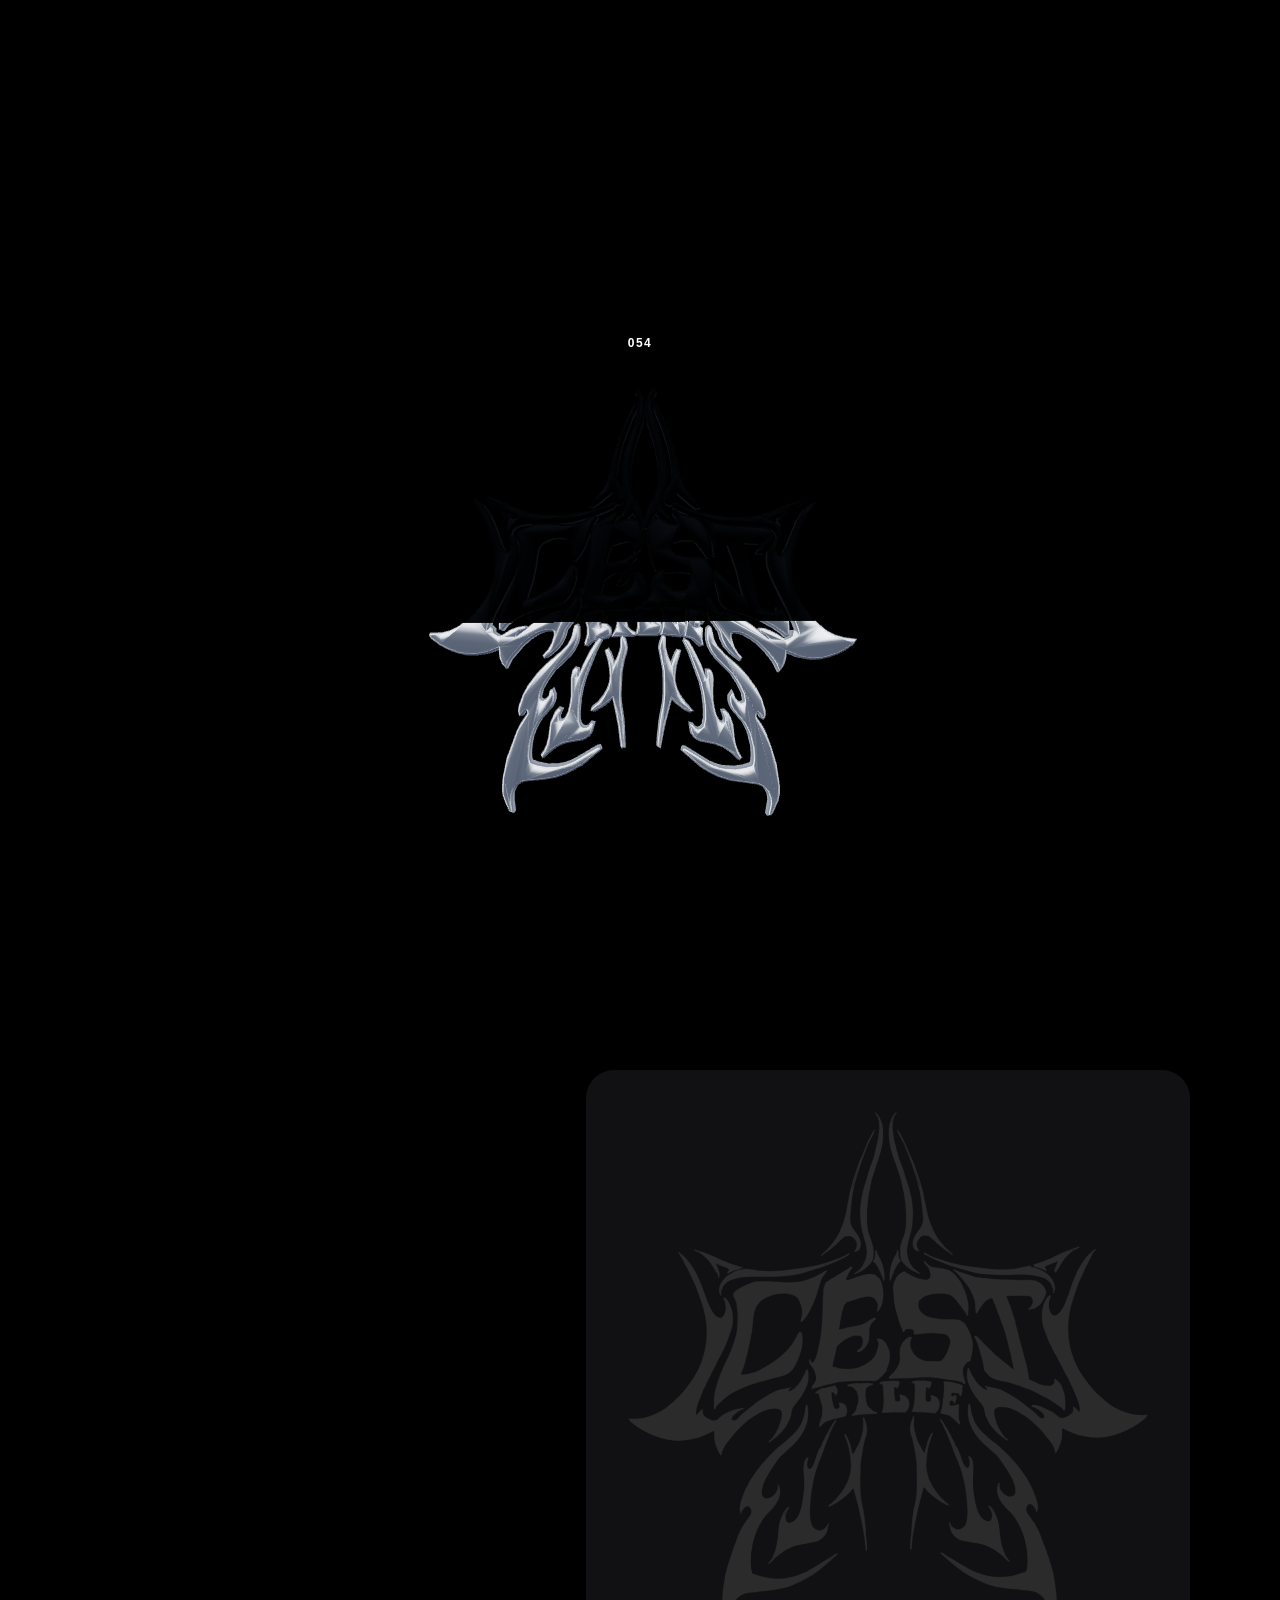
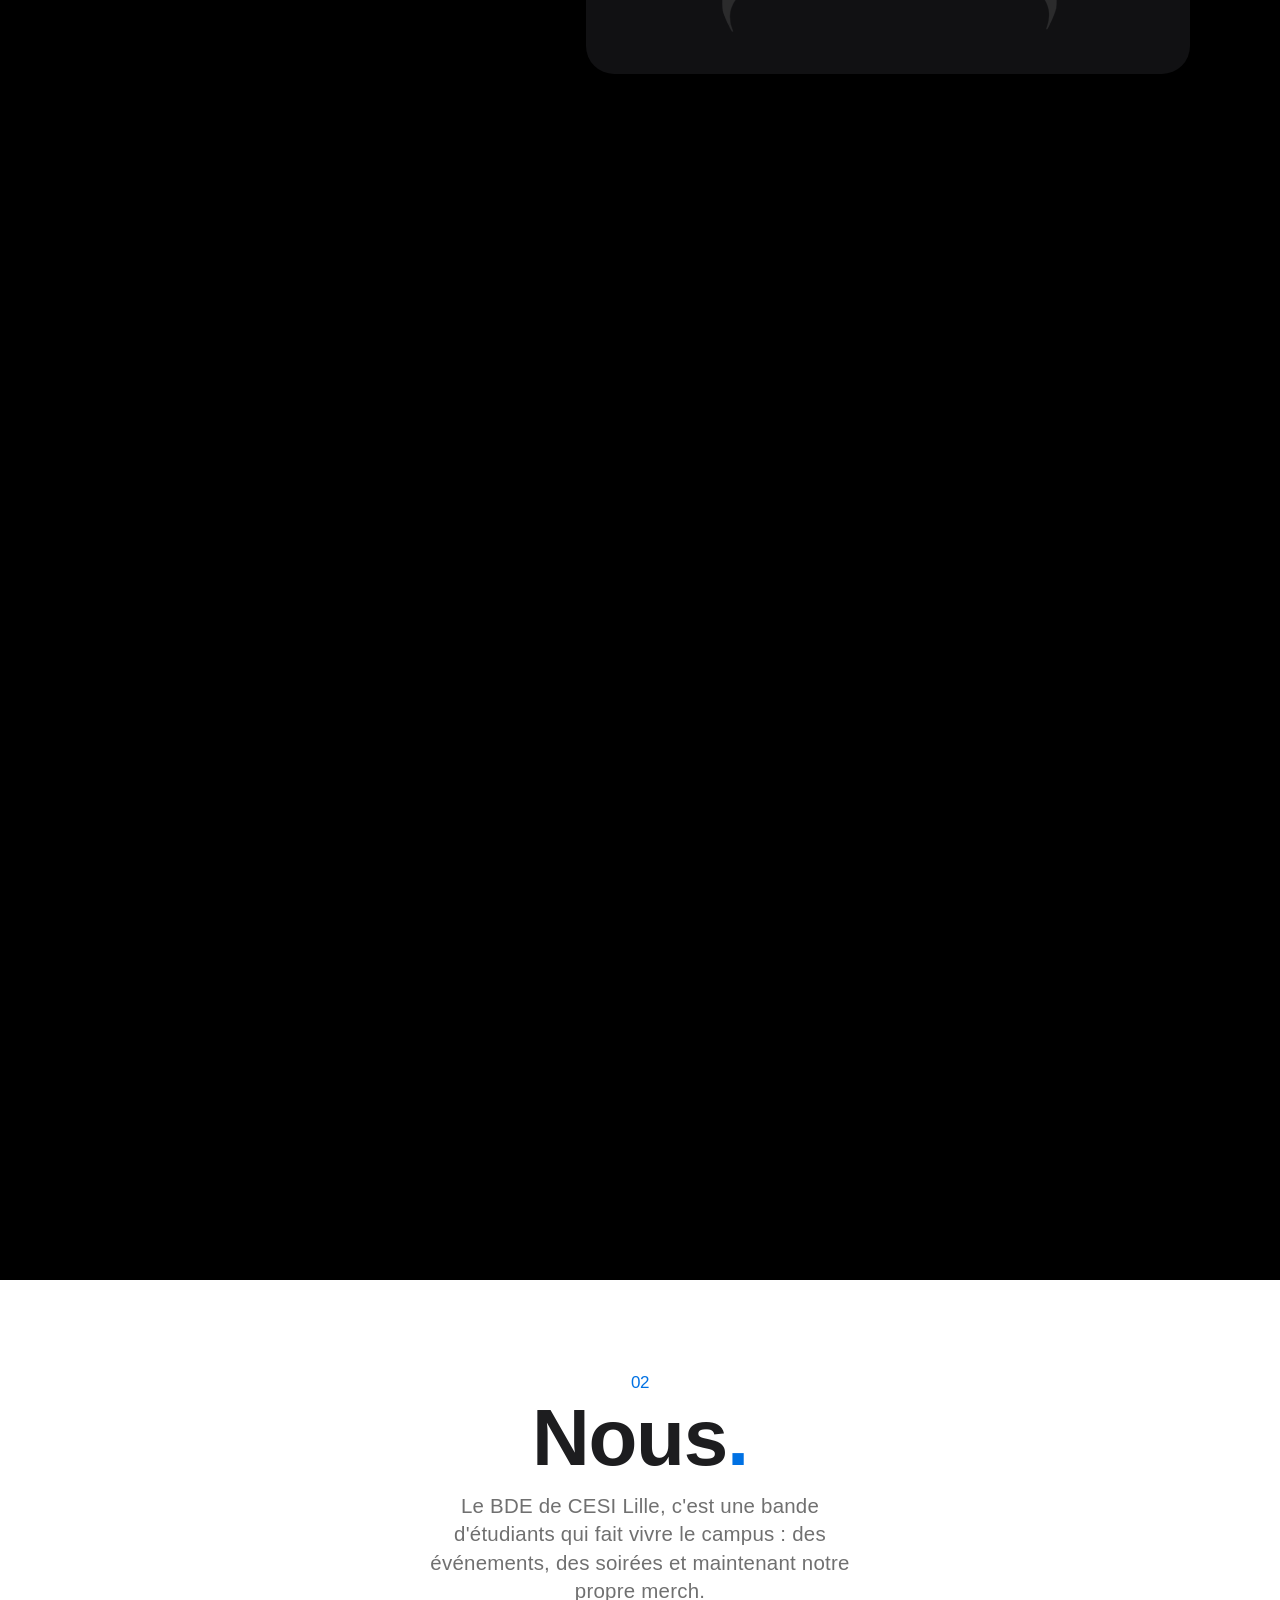
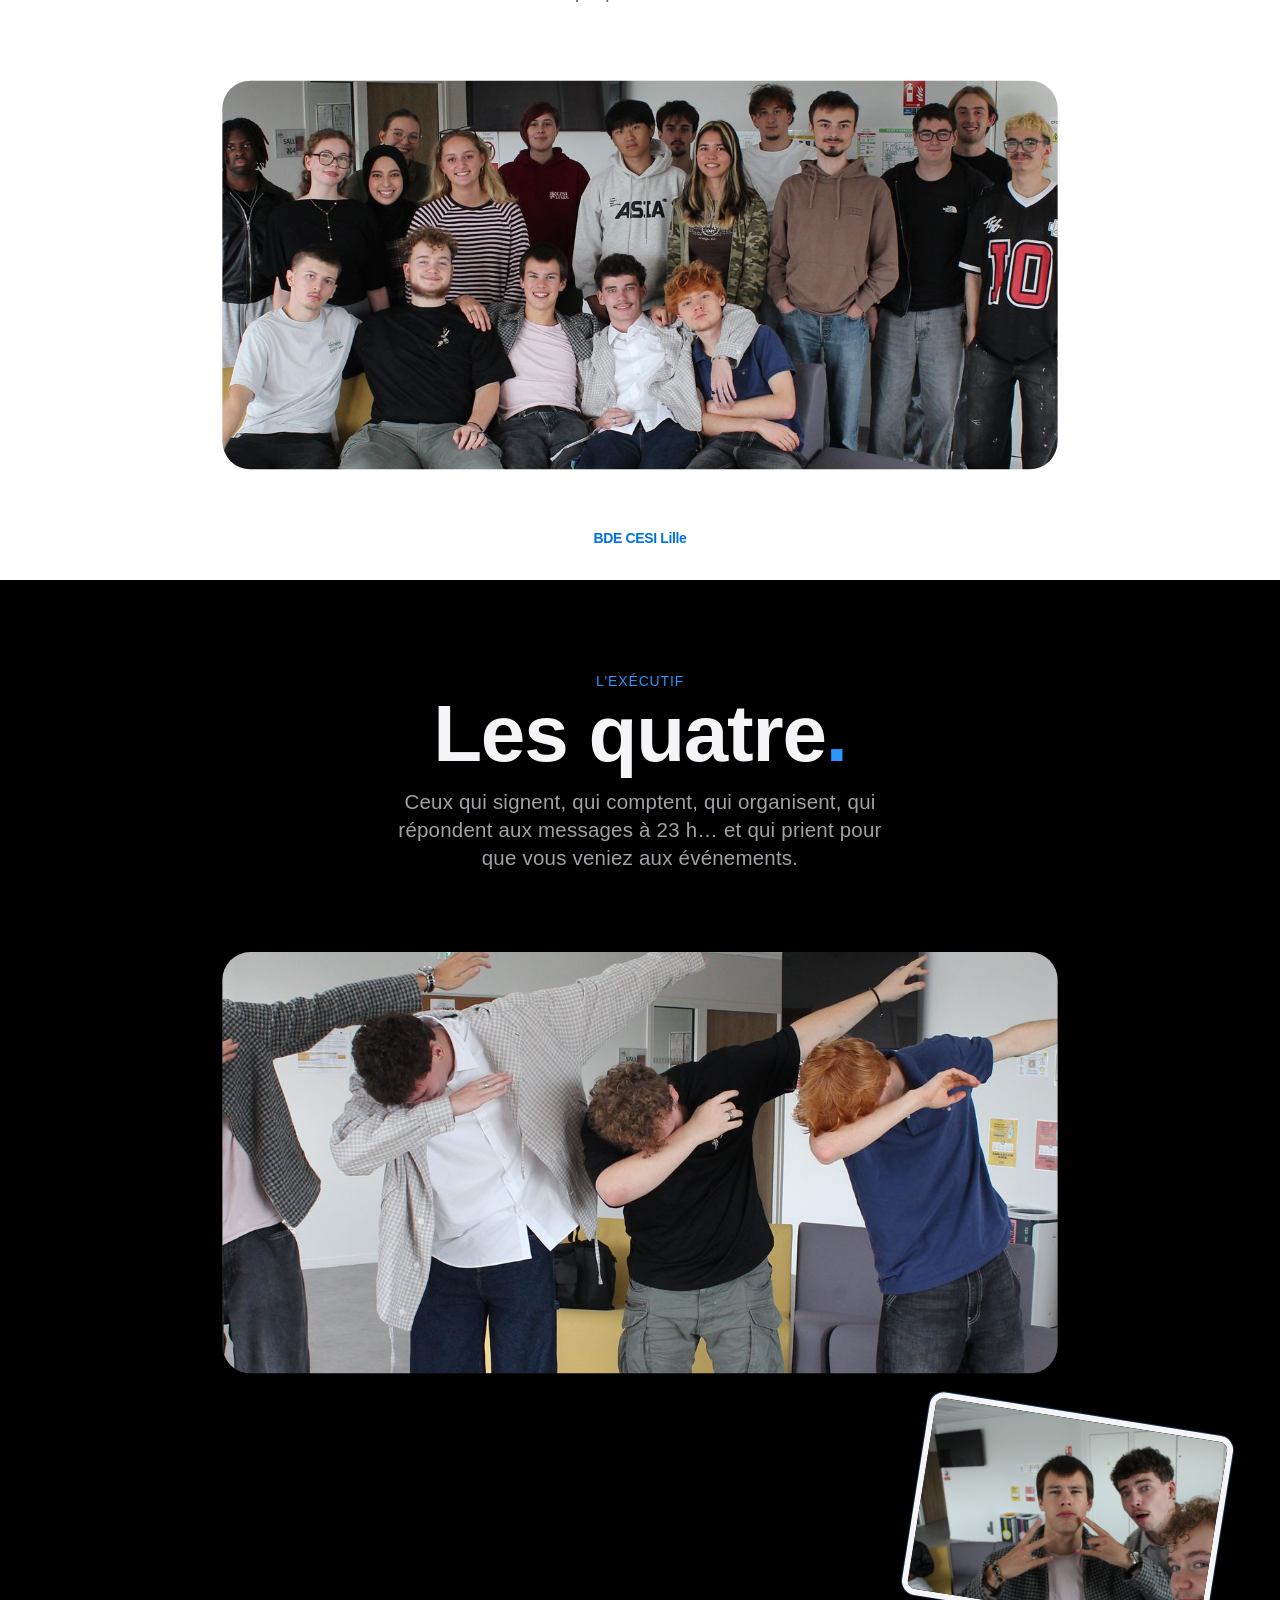
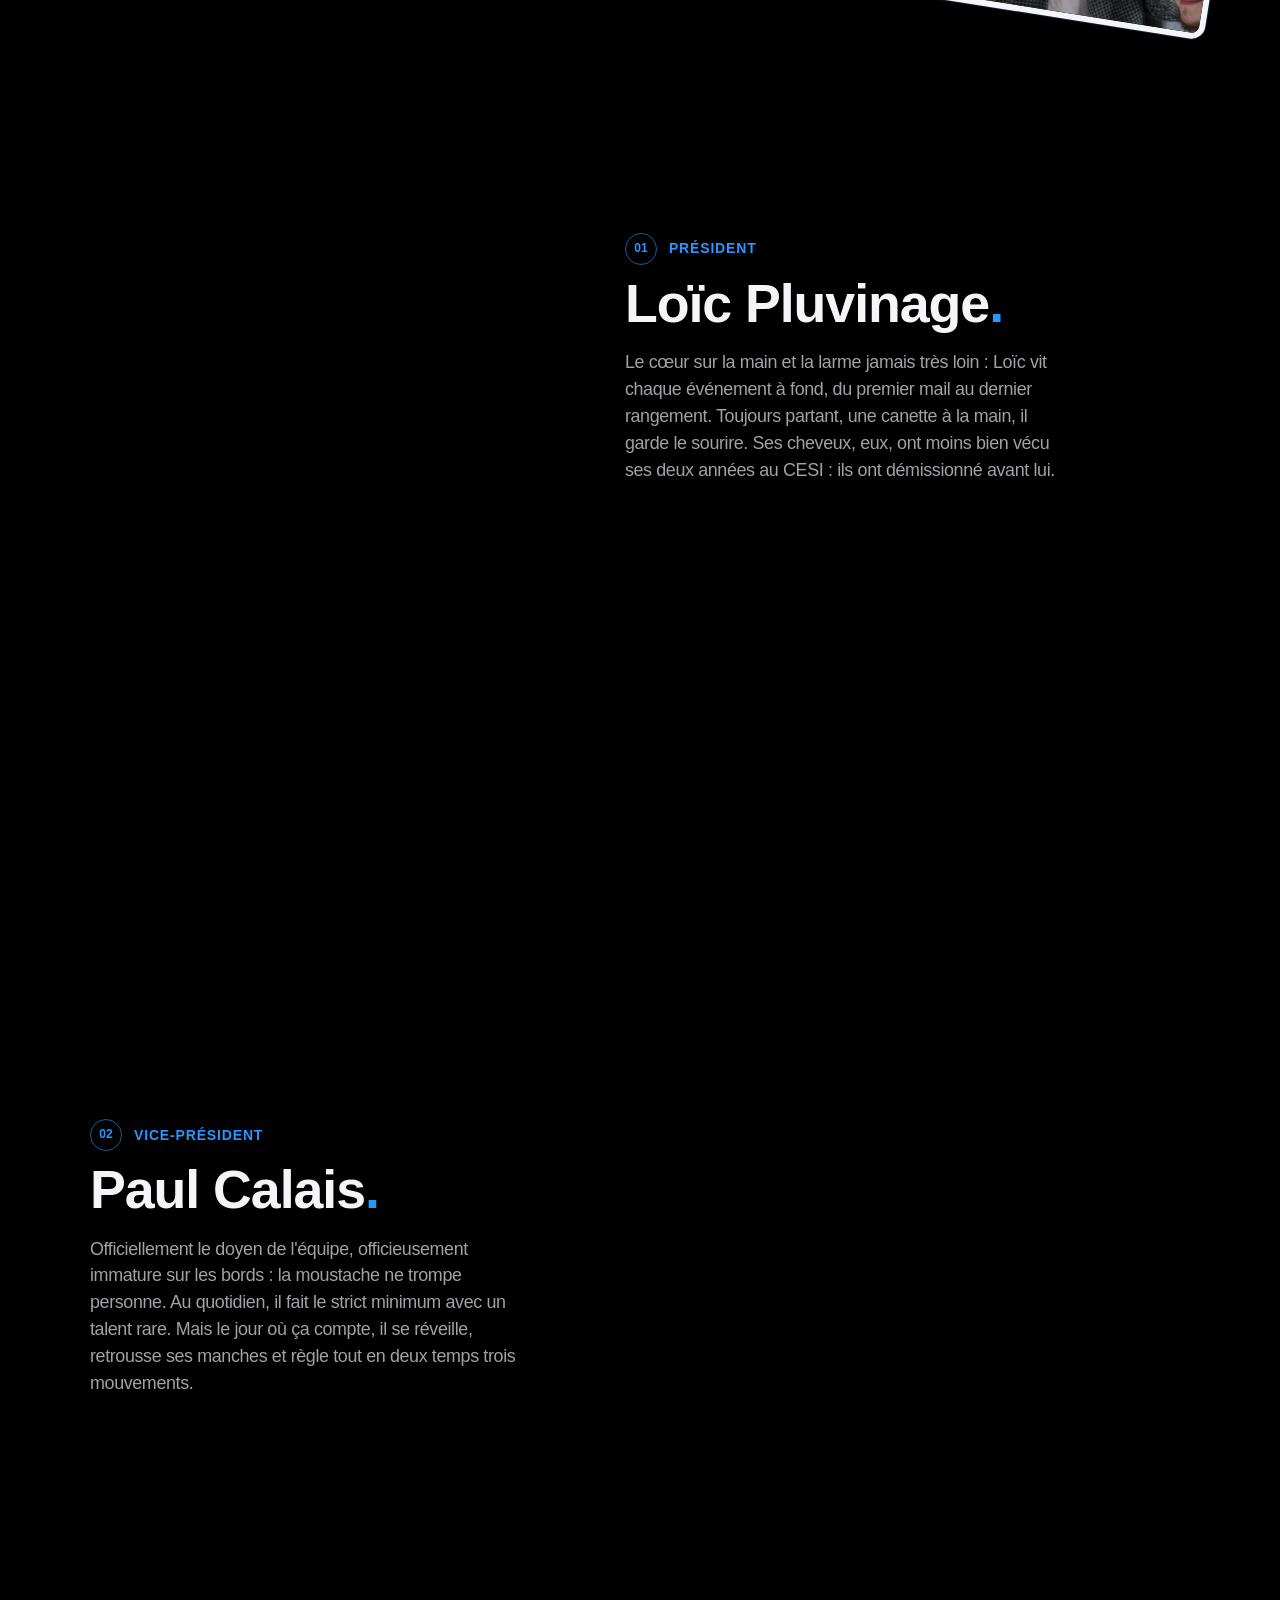
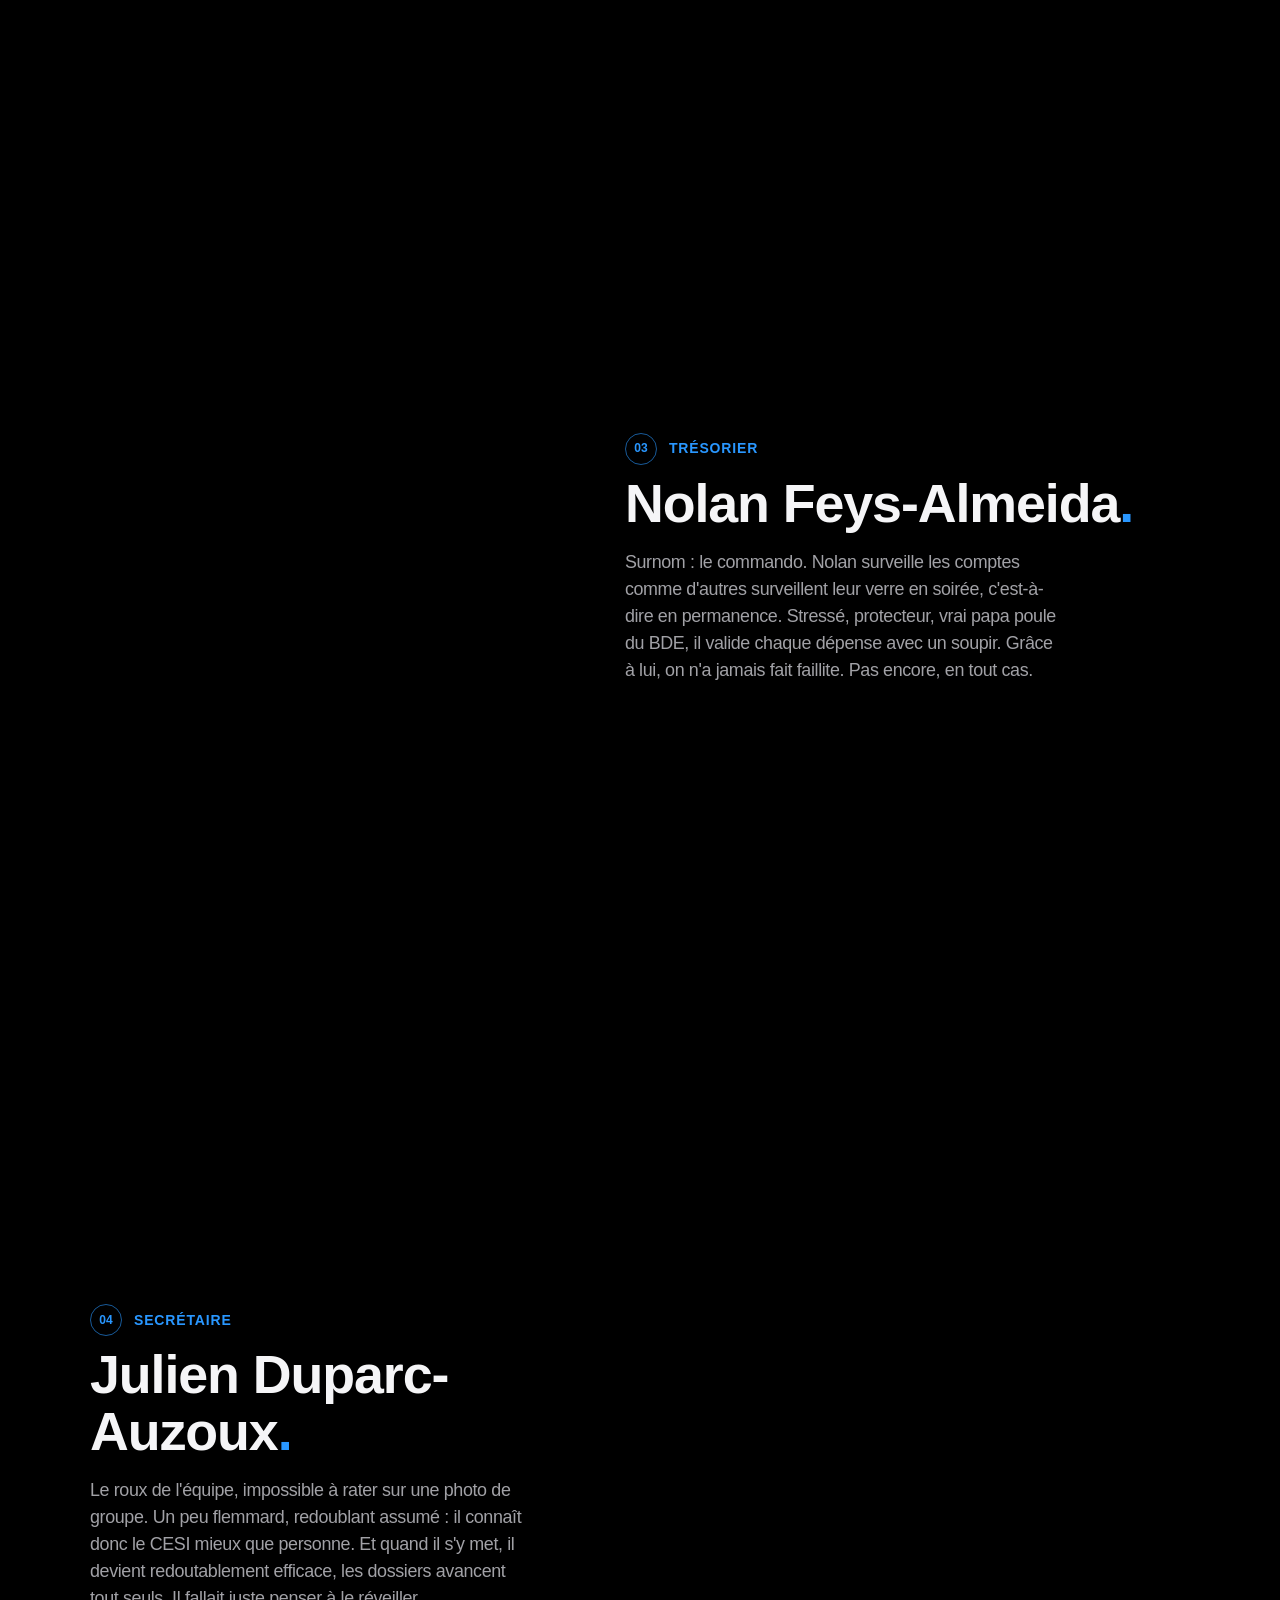
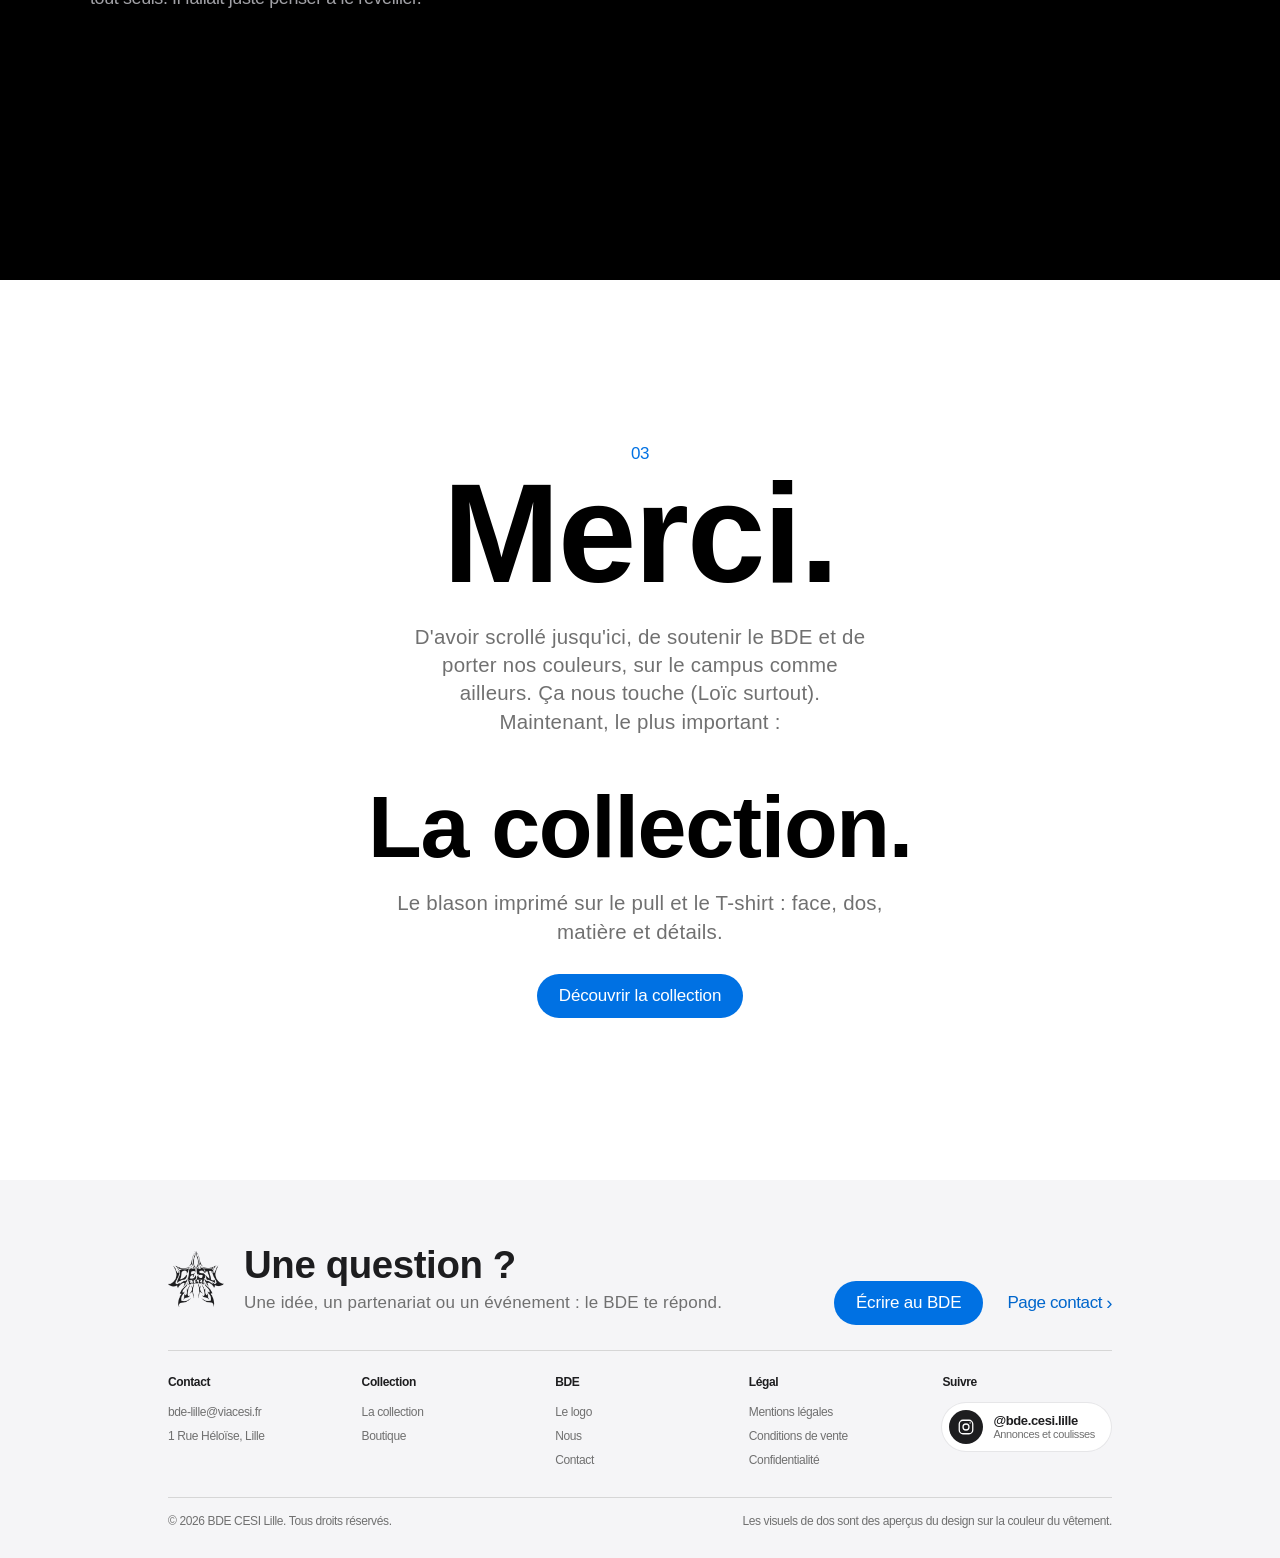
<file: index.html>
<!DOCTYPE html>
<html lang="fr">
<head>
<meta charset="UTF-8">
<meta name="viewport" content="width=device-width, initial-scale=1, viewport-fit=cover">
<meta http-equiv="Content-Security-Policy" content="default-src 'self' https://bde-cesi-lille.sumupstore.com; img-src 'self' data:; style-src 'self' 'unsafe-inline'; script-src 'self'; connect-src 'self'; base-uri 'self'; form-action 'self'; object-src 'none'; frame-src 'none'; worker-src 'none'; manifest-src 'none'; media-src 'none'">
<meta name="referrer" content="strict-origin-when-cross-origin">
<meta name="theme-color" content="#ffffff">
<title>BDE CESI Lille</title>
<meta name="description" content="Le BDE de CESI Lille, école d'ingénieurs lilloise. Découvrez le nouveau blason CESI Lille 2026-2027, son rendu sur le hoodie et le T-shirt, et le BDE qui le porte.">
<meta property="og:title" content="BDE CESI Lille – Le blason 2026-2027">
<meta property="og:description" content="Le nouveau blason CESI Lille, du dessin au vêtement.">
<meta property="og:image" content="https://bde-cesi-lille.fr/images/partage.jpg">
<meta property="og:image:width" content="1200">
<meta property="og:image:height" content="630">
<meta property="og:image:alt" content="Logo du BDE CESI Lille, noir sur fond blanc">
<meta property="og:type" content="website">
<meta name="twitter:card" content="summary_large_image">
<meta name="twitter:image" content="https://bde-cesi-lille.fr/images/partage.jpg">
<link rel="icon" type="image/png" href="favicon.png">
<link rel="stylesheet" href="site.css?v=2026112645">
<script src="boot.js?v=2026112645"></script>
<script src="vendor/gsap.min.js" defer></script>
<script src="vendor/ScrollTrigger.min.js" defer></script>
<script src="products.js?v=2026112645" defer></script>
<script src="chargement.js?v=2026112645" defer></script>
<script src="nav.js?v=2026112645" defer></script>
<script src="logo-shape.js?v=2026112645" defer></script>
<script type="module" src="pendant.js?v=2026112645"></script>
<script src="home.js?v=2026112645" defer></script>
</head>
<body>
<!-- Écran de chargement (une fois par session) : la page est noire et le médaillon 3D lui-même se remplit de chrome liquide -->
<div class="loader" id="loader" aria-hidden="true">
  <p class="ld-count" id="ldCount">000</p>
</div>
<!-- Filtre « liquide » de la peinture du curseur : les gouttes se fondent en une seule masse aux bords nets et arrondis -->
<svg class="sr" width="0" height="0" aria-hidden="true" focusable="false"><filter id="inkGoo" x="-10%" y="-10%" width="120%" height="120%" color-interpolation-filters="sRGB">
  <feGaussianBlur in="SourceGraphic" stdDeviation="16" result="b"/>
  <feColorMatrix in="b" mode="matrix" values="1 0 0 0 0  0 1 0 0 0  0 0 1 0 0  0 0 0 26 -11"/>
</filter></svg>
<a class="skip" href="#contenu">Aller au contenu</a>

<!-- Navigation globale -->
<header class="gnav" id="gnav" data-intro>
  <div class="wrap">
    <a class="brand" href="./" aria-label="BDE CESI Lille – accueil"><img src="images/logo-noir.png" alt="" width="192" height="192"></a>
    <nav aria-label="Navigation principale">
      <ul>
        <li><a href="./" aria-current="page">Accueil</a></li>
        <li><a href="collection.html">Collection</a></li>
        <li><a href="boutique.html">Boutique</a></li>
        <li><a href="contact.html">Contact</a></li>
      </ul>
    </nav>
    <div class="tools">
      <a class="icon" href="boutique.html" aria-label="Boutique"><svg viewBox="0 0 24 24" width="17" height="17" fill="none" stroke="currentColor" stroke-width="1.5" stroke-linecap="round" stroke-linejoin="round" aria-hidden="true"><path d="M6 8h12l-1 12H7L6 8z"/><path d="M9 8V6a3 3 0 0 1 6 0v2"/></svg></a>
      <button class="icon burger" type="button" aria-label="Ouvrir le menu" aria-expanded="false" aria-controls="sheet"><span></span><span></span></button>
    </div>
  </div>
</header>
<nav class="sheet" id="sheet" aria-label="Menu">
  <a href="./">Accueil</a>
  <a href="collection.html">Collection</a>
  <a href="boutique.html">Boutique</a>
  <a href="contact.html">Contact</a>
</nav>

<main id="contenu">

<!-- HERO -->
<section class="hero" id="hero" aria-labelledby="hero-title">
  <div class="hero-copy" id="heroCopy">
    <h1 class="display" id="hero-title">
      <span class="ln"><span>Porter l'école.</span></span>
      <span class="ln"><span>Bien au-delà du campus.</span></span>
    </h1>
    <p class="lead sub muted" data-intro>Le nouveau blason CESI Lille 2026–2027.</p>
  </div>
  <div class="stage" id="stage">
    <div class="logo" id="heroLogo">
      <div class="spin" id="heroSpin" role="img" tabindex="0" aria-label="Pendentif chromé au blason CESI Lille. Maintiens le clic et fais glisser pour le faire tourner, ou utilise les flèches du clavier.">
        <img src="images/logo-noir-grand.png" alt="" width="1000" height="1000" fetchpriority="high" draggable="false">
        <span class="shine" aria-hidden="true"></span>
      </div>
    </div>
  </div>
  <p class="drag-hint" aria-hidden="true" data-intro><svg width="18" height="18" viewBox="0 0 24 24" fill="none" stroke="currentColor" stroke-width="1.6" stroke-linecap="round" stroke-linejoin="round"><path d="M21 12a9 9 0 1 1-3-6.7"/><path d="M21 4v5h-5"/></svg>Maintiens et fais glisser pour le faire tourner</p>
  <div class="scroll-hint" aria-hidden="true" data-intro><i></i>Défiler</div>
</section>

<!-- ===================== 01 · LE DESIGN =====================
     Le médaillon 3D de la hero vient se poser dans ce socle (le logo dessiné),
     puis le titre et l'explication apparaissent. -->
<section class="socle" id="design" aria-labelledby="design-title">
  <div class="socle-txt">
    <p class="num s-in">01</p>
    <h2 class="display s-in" id="design-title">Notre logo.</h2>
    <p class="lead s-in"><b>Une étoile, inspirée de la Citadelle de Lille.</b></p>
    <ol class="keys">
      <li class="s-in" data-k="1"><span class="k">1</span><p><b>L'étoile.</b> Les cinq bastions de la Citadelle de Lille, vue du ciel : chaque pointe du logo en reprend un, repensé pour être innovant et dynamique.</p></li>
      <li class="s-in" data-k="2"><span class="k">2</span><p><b>CESI</b> en lettres taillées, au cœur de l'étoile.</p></li>
      <li class="s-in" data-k="3"><span class="k">3</span><p><b>LILLE</b> juste en dessous.</p></li>
    </ol>
  </div>
  <div class="socle-box" id="medalTarget">
    <img class="flat-logo" src="images/logo-noir-grand.png" alt="" width="1000" height="1000" loading="lazy" decoding="async">
    <!-- Repères qui relient l'explication au logo (coordonnées en % du socle) -->
    <div class="notes s-in" id="socleNotes" aria-hidden="true">
      <svg viewBox="0 0 100 100" preserveAspectRatio="none">
        <!-- Silhouette reprise par le logo : la pointe haute, les épaules, les deux ailes et les deux pointes basses -->
        <polygon class="star-line" data-k="1" points="50.7,6.2 64.7,26.5 85,26.5 94.3,57.5 66.3,55 75.2,66.7 77,92.9 59.4,90 56.4,76 44.9,76 41.9,90 24.3,92.9 26.1,66.7 35.1,55 7,57.5 16.3,26.5 35.1,26.5"/>
        <line data-k="1" x1="63" y1="12" x2="51.5" y2="11"/>
        <line data-k="2" x1="13" y1="31.5" x2="21" y2="39"/>
        <line data-k="3" x1="80" y1="69" x2="61.5" y2="57.5"/>
        <!-- Plan simplifié de la Citadelle (Vauban) : 5 bastions posés sur les 5 pointes du logo, un seul rempart -->
        <g class="citadel">
          <polygon class="cit-wall" pathLength="1" points="41.4,33.4 37.1,26.8 50.7,6.2 64.2,26.8 59.9,33.4 72,51.6 77,47.7 94.3,57.5 78.5,69.6 73,66.4 69.3,72.2 75.1,74 77,92.9 58.9,87.2 58.3,81.2 43,81.2 42.4,87.2 24.3,92.9 26.2,74 32,72.2 28.3,66.4 22.8,69.6 7,57.5 24.3,47.7 29.3,51.6"/>
        </g>
      </svg>
      <span class="k" data-k="1" style="left:66%;top:12%">1</span>
      <span class="k" data-k="2" style="left:11%;top:29%">2</span>
      <span class="k" data-k="3" style="left:83%;top:71%">3</span>
      <span class="cit-lbl" style="left:50.7%;top:24%">Bastion du Dauphin</span>
      <span class="cit-lbl" style="left:80%;top:62%">Bastion du Roy</span>
      <span class="cit-lbl" style="left:67%;top:86%">Bastion d'Anjou</span>
      <span class="cit-lbl" style="left:34%;top:86%">Bastion de la Reine</span>
      <span class="cit-lbl" style="left:21%;top:62%">Bastion de Turenne</span>
      <span class="cit-lbl main" style="left:50.7%;top:60%">Place d'armes</span>
      <span class="cit-hint"><span class="mouse">Fais défiler pour voir la Citadelle</span><span class="touch">Touche le logo pour voir la Citadelle</span></span>
    </div>
  </div></section>


<!-- ===================== 02 · NOUS : l'équipe (fond blanc) ===================== -->
<section class="team-intro" id="nous" aria-labelledby="nous-title">
  <div class="wrap">
    <p class="num" data-rise>02</p>
    <h2 class="display" id="nous-title" data-rise>Nous<span class="dot">.</span></h2>
    <p class="lead" data-rise>Le BDE de CESI Lille, c'est une bande d'étudiants qui fait vivre le campus : des événements, des soirées et maintenant notre propre merch.</p>
  </div>
  <figure class="team-photo">
    <div class="tp-media" id="teamPhoto"><img src="images/equipe/groupe.jpg" alt="Photo de groupe du BDE CESI Lille, assis et debout autour d'un canapé jaune" width="2000" height="1333" loading="lazy" decoding="async"></div>
    <figcaption data-rise><b>BDE CESI Lille</b></figcaption>
  </figure>
</section>

<!-- ===================== L'EXÉCUTIF (fond noir) ===================== -->
<section class="exec" id="executif" data-dark aria-labelledby="exec-title">
  <div class="exec-slide">
  <div class="wrap exec-head">
    <p class="num" data-rise>L'exécutif</p>
    <h2 class="display" id="exec-title" data-rise>Les quatre<span class="dot">.</span></h2>
    <p class="lead" data-rise>Ceux qui signent, qui comptent, qui organisent, qui répondent aux messages à 23 h… et qui prient pour que vous veniez aux événements.</p>
  </div>
  <figure class="exec-photo">
    <div class="ep-media" id="execPhoto"><img src="images/equipe/executif.jpg" alt="Les quatre membres de l'exécutif du BDE font un dab" width="2000" height="1333" loading="lazy" decoding="async"></div>
    <img class="ep-pola" id="execPola" src="images/equipe/executif-trio.jpg" alt="Selfie de trois membres de l'exécutif" width="1400" height="933" loading="lazy" decoding="async">
  </figure>

  </div>

  <div class="members">
    <article class="member" aria-labelledby="m-loic">
      <div class="m-media"><img class="m-main m-whole" src="images/equipe/loic.jpg" alt="Loïc Pluvinage, président du BDE" width="1400" height="1326" loading="lazy" decoding="async">
        <img class="m-extra" src="images/equipe/loic-2.jpg" alt="" width="1400" height="933" loading="lazy" decoding="async"></div>
      <div class="m-txt">
        <p class="m-role" data-rise><span>01</span>Président</p>
        <h3 id="m-loic" data-rise>Loïc Pluvinage<span class="dot">.</span></h3>
        <p data-rise>Le cœur sur la main et la larme jamais très loin : Loïc vit chaque événement à fond, du premier mail au dernier rangement. Toujours partant, une canette à la main, il garde le sourire. Ses cheveux, eux, ont moins bien vécu ses deux années au CESI : ils ont démissionné avant lui.</p>
      </div>
    </article>

    <article class="member flip" aria-labelledby="m-paul">
      <div class="m-media"><img class="m-main" src="images/equipe/paul.jpg" alt="Paul Calais, vice-président du BDE" width="1076" height="1275" loading="lazy" decoding="async">
        <img class="m-extra" src="images/equipe/paul-2.jpg" alt="" width="1037" height="691" loading="lazy" decoding="async"></div>
      <div class="m-txt">
        <p class="m-role" data-rise><span>02</span>Vice-président</p>
        <h3 id="m-paul" data-rise>Paul Calais<span class="dot">.</span></h3>
        <p data-rise>Officiellement le doyen de l'équipe, officieusement immature sur les bords : la moustache ne trompe personne. Au quotidien, il fait le strict minimum avec un talent rare. Mais le jour où ça compte, il se réveille, retrousse ses manches et règle tout en deux temps trois mouvements.</p>
      </div>
    </article>

    <article class="member" aria-labelledby="m-nolan">
      <div class="m-media"><img class="m-main" src="images/equipe/nolan.jpg" alt="Nolan Feys-Almeida, trésorier du BDE" width="1092" height="1176" loading="lazy" decoding="async"></div>
      <div class="m-txt">
        <p class="m-role" data-rise><span>03</span>Trésorier</p>
        <h3 id="m-nolan" data-rise>Nolan Feys-Almeida<span class="dot">.</span></h3>
        <p data-rise>Surnom : le commando. Nolan surveille les comptes comme d'autres surveillent leur verre en soirée, c'est-à-dire en permanence. Stressé, protecteur, vrai papa poule du BDE, il valide chaque dépense avec un soupir. Grâce à lui, on n'a jamais fait faillite. Pas encore, en tout cas.</p>
      </div>
    </article>

    <article class="member flip" aria-labelledby="m-julien">
      <div class="m-media"><img class="m-main" src="images/equipe/julien.jpg" alt="Julien Duparc-Auzoux, secrétaire du BDE" width="1092" height="1400" loading="lazy" decoding="async">
        <img class="m-extra" src="images/equipe/julien-2.jpg" alt="" width="1400" height="933" loading="lazy" decoding="async"></div>
      <div class="m-txt">
        <p class="m-role" data-rise><span>04</span>Secrétaire</p>
        <h3 id="m-julien" data-rise>Julien Duparc-Auzoux<span class="dot">.</span></h3>
        <p data-rise>Le roux de l'équipe, impossible à rater sur une photo de groupe. Un peu flemmard, redoublant assumé : il connaît donc le CESI mieux que personne. Et quand il s'y met, il devient redoutablement efficace, les dossiers avancent tout seuls. Il fallait juste penser à le réveiller.</p>
      </div>
    </article>
  </div>
</section>

<!-- Merci + lien vers la collection : un seul calque de liquide noir pour les deux (aucune coupure entre elles) -->
<div class="ink-zone" id="inkZone">
<!-- ===================== MERCI (fond blanc, même liquide que la hero) ===================== -->
<section class="thanks" id="merci" aria-labelledby="merci-title">
  <p class="num thanks-num" data-rise>03</p>
  <div class="thanks-copy">
    <h2 class="display" id="merci-title" data-rise>Merci.</h2>
    <p class="lead" data-rise>D'avoir scrollé jusqu'ici, de soutenir le BDE et de porter nos couleurs, sur le campus comme ailleurs. Ça nous touche (Loïc surtout). Maintenant, le plus important :</p>
  </div>
</section>

<!-- Fin de page : vers la collection -->
<section class="next-step" id="suite" aria-labelledby="next-design">
  <div class="wrap">
    <h2 class="display" id="next-design" data-rise>La collection.</h2>
    <p class="lead muted" data-rise>Le blason imprimé sur le pull et le T-shirt : face, dos, matière et détails.</p>
    <a class="pill blue lg" href="collection.html" data-rise>Découvrir la collection</a>
  </div>
</section>
</div></main>

<!-- Pied de page unique : contact + liens -->
<footer id="contact" aria-labelledby="contact-title">
  <div class="wrap">
    <div class="fhead">
      <div class="fh-txt">
        <img class="mark" src="images/logo-noir.png" alt="" width="192" height="192">
        <div>
          <h2 id="contact-title">Une question ?</h2>
          <p class="lead">Une idée, un partenariat ou un événement : le BDE te répond.</p>
        </div>
      </div>
      <div class="ctas">
        <a class="pill blue lg" href="mailto:bde-lille@viacesi.fr" data-mail>Écrire au BDE</a>
        <a class="link" href="contact.html">Page contact</a>
      </div>
    </div>
    <div class="fcols">
      <div><h4>Contact</h4><a href="mailto:bde-lille@viacesi.fr" data-mail data-mail-text>bde-lille@viacesi.fr</a><span>1 Rue Héloïse, Lille</span></div>
      <div><h4>Collection</h4><a href="collection.html">La collection</a><a href="boutique.html">Boutique</a></div>
      <div><h4>BDE</h4><a href="./#design">Le logo</a><a href="./#nous">Nous</a><a href="contact.html">Contact</a></div>
      <div><h4>Légal</h4><a href="infos-legales.html#mentions">Mentions légales</a><a href="infos-legales.html#cgv">Conditions de vente</a><a href="infos-legales.html#confidentialite">Confidentialité</a></div>
      <div><h4>Suivre</h4><a class="ig" href="https://www.instagram.com/bde.cesi.lille/" target="_blank" rel="noopener noreferrer" aria-label="Instagram du BDE CESI Lille, @bde.cesi.lille (nouvel onglet)"><span class="ig-ico" aria-hidden="true"><svg viewBox="0 0 24 24" width="18" height="18" fill="none" stroke="currentColor" stroke-width="1.7" stroke-linecap="round" stroke-linejoin="round"><rect x="3" y="3" width="18" height="18" rx="5"/><circle cx="12" cy="12" r="4"/><circle cx="17.5" cy="6.5" r=".9" fill="currentColor" stroke="none"/></svg></span><span class="ig-txt"><b>@bde.cesi.lille</b><small>Annonces et coulisses</small></span></a></div>
    </div>
    <div class="copy"><span>© 2026 BDE CESI Lille. Tous droits réservés.</span><span>Les visuels de dos sont des aperçus du design sur la couleur du vêtement.</span></div>
  </div>
</footer>
</body>
</html>
</file>
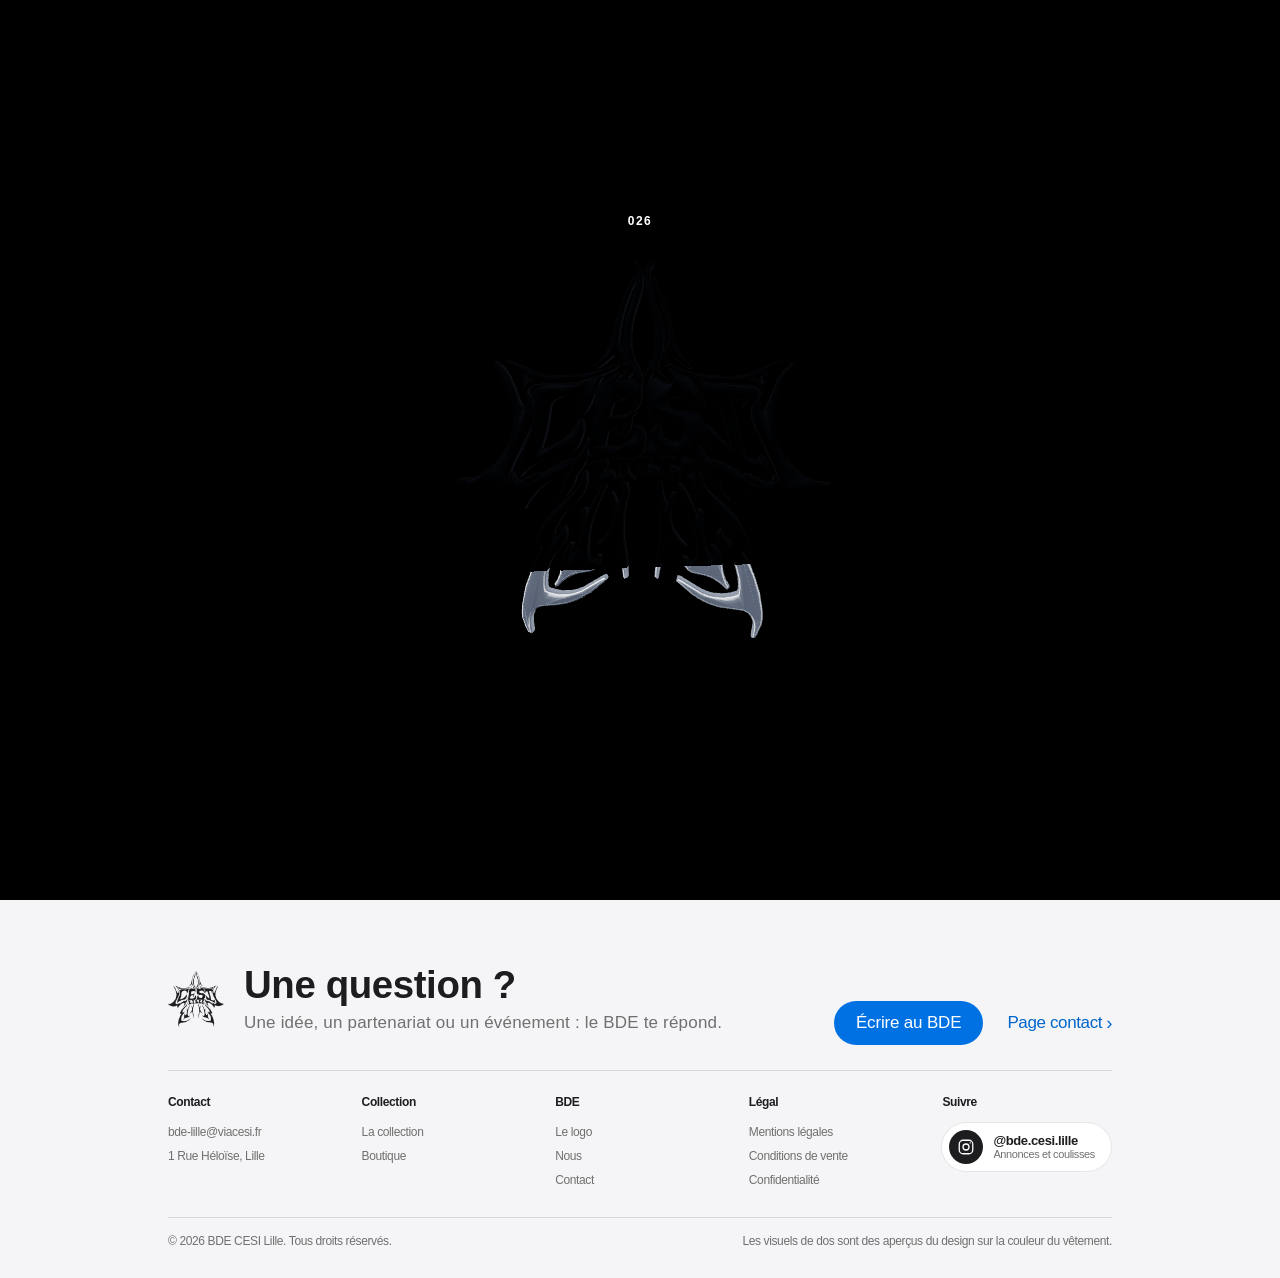
<file: boutique.html>
<!DOCTYPE html>
<html lang="fr">
<head>
<meta charset="UTF-8">
<meta name="viewport" content="width=device-width, initial-scale=1, viewport-fit=cover">
<meta http-equiv="Content-Security-Policy" content="default-src 'self' https://bde-cesi-lille.sumupstore.com; img-src 'self' data:; style-src 'self' 'unsafe-inline'; script-src 'self'; connect-src 'self'; base-uri 'self'; form-action 'self'; object-src 'none'; frame-src 'none'; worker-src 'none'; manifest-src 'none'; media-src 'none'">
<meta name="referrer" content="strict-origin-when-cross-origin">
<meta name="theme-color" content="#ffffff">
<title>Boutique – BDE CESI Lille</title>
<meta name="description" content="La boutique du BDE CESI Lille : pull et T-shirt CESI Lille, commande et paiement en ligne avec SumUp, retrait sur le campus.">
<meta property="og:title" content="Boutique – BDE CESI Lille">
<meta property="og:description" content="La boutique du BDE CESI Lille : pull et T-shirt CESI Lille, commande et paiement en ligne avec SumUp, retrait sur le campus.">
<meta property="og:image" content="https://bde-cesi-lille.fr/images/partage.jpg">
<meta property="og:image:width" content="1200">
<meta property="og:image:height" content="630">
<meta property="og:image:alt" content="Logo du BDE CESI Lille, noir sur fond blanc">
<meta property="og:type" content="website">
<meta name="twitter:card" content="summary_large_image">
<meta name="twitter:image" content="https://bde-cesi-lille.fr/images/partage.jpg">
<link rel="icon" type="image/png" href="favicon.png">
<link rel="stylesheet" href="site.css?v=2026112645">
<!-- SumUp met ~3 s à répondre : on s'y connecte tout de suite et on télécharge en avance les pages des articles,
     pour qu'un toucher sur une carte (téléphone) ouvre une page déjà prête -->
<link rel="preconnect" href="https://bde-cesi-lille.sumupstore.com">
<link rel="preconnect" href="https://static.sumup.com" crossorigin>
<link rel="prefetch" as="document" href="https://bde-cesi-lille.sumupstore.com/product/pull">
<link rel="prefetch" as="document" href="https://bde-cesi-lille.sumupstore.com/product/t-shirt">
<link rel="prefetch" as="document" href="https://bde-cesi-lille.sumupstore.com/product/pack-t-shirt-pull-1">
<script src="boot.js?v=2026112645"></script>
<script src="nav.js?v=2026112645" defer></script>
<script src="products.js?v=2026112645" defer></script>
<script src="chargement.js?v=2026112645" defer></script>
<script src="logo-shape.js?v=2026112645" defer></script>
<script type="module" src="pendant.js?v=2026112645"></script>
<script src="boutique.js?v=2026112645" defer></script>
</head><body>
<!-- Écran de chargement (une fois par visite, sur la première page ouverte) : le médaillon se remplit de chrome liquide -->
<div class="loader ld-solid" id="loader" aria-hidden="true">
  <div class="ld-medal" id="ldMedal"><img src="images/logo-noir-grand.png" alt="" width="1000" height="1000"><img class="ld-fill" src="images/logo-noir-grand.png" alt="" width="1000" height="1000"></div>
  <p class="ld-count" id="ldCount">000</p>
</div>
<a class="skip" href="#contenu">Aller au contenu</a>

<header class="gnav" id="gnav">
  <div class="wrap">
    <a class="brand" href="./" aria-label="BDE CESI Lille – accueil"><img src="images/logo-noir.png" alt="" width="192" height="192"></a>
    <nav aria-label="Navigation principale">
      <ul>
        <li><a href="./">Accueil</a></li>
        <li><a href="collection.html">Collection</a></li>
        <li><a href="boutique.html" aria-current="page">Boutique</a></li>
        <li><a href="contact.html">Contact</a></li>
      </ul>
    </nav>
    <div class="tools">
      <a class="icon" href="boutique.html" aria-label="Boutique"><svg viewBox="0 0 24 24" width="17" height="17" fill="none" stroke="currentColor" stroke-width="1.5" stroke-linecap="round" stroke-linejoin="round" aria-hidden="true"><path d="M6 8h12l-1 12H7L6 8z"/><path d="M9 8V6a3 3 0 0 1 6 0v2"/></svg></a>
      <button class="icon burger" type="button" aria-label="Ouvrir le menu" aria-expanded="false" aria-controls="sheet"><span></span><span></span></button>
    </div>
  </div>
</header>
<nav class="sheet" id="sheet" aria-label="Menu">
  <a href="./">Accueil</a>
  <a href="collection.html">Collection</a>
  <a href="boutique.html">Boutique</a>
  <a href="contact.html">Contact</a>
</nav>
<main id="contenu" class="store">
  <h1 class="sr">Boutique du BDE CESI Lille</h1>
  <!-- tout est posé sur la bannière : le titre à gauche, le logo de la bannière au centre, et à droite une grande roue d'articles
       dont le centre est sur le bord de l'écran (seule sa moitié gauche est visible) -->
  <section class="store-hero" aria-labelledby="sm-title">
    <img class="sh-bg" src="images/banniere-boutique.webp" alt="" width="2000" height="1000" fetchpriority="high" decoding="async">
    <div class="sh-side">
    <div class="sh-txt">
      <p class="sm-kicker">Boutique</p>
      <h2 class="sm-title" id="sm-title">Commander.</h2>
      <p class="sm-lead">Choisis ton article : la commande et le paiement se font sur la boutique SumUp du BDE. Retrait sur le campus.</p>
      <a class="pill blue lg" href="https://bde-cesi-lille.sumupstore.com/" target="_blank" rel="noopener noreferrer">Ouvrir la boutique</a>
    </div>
    <a class="sm-astuce" href="collection.html#voir"><b>Astuce</b><span>Visualise les articles en 3D dans la <u>Collection</u>, puis achète-les ici.</span><i aria-hidden="true">→</i></a>
    </div>
    <div class="sm-wheel-box">
    <ul class="sm-list" id="smWheel" aria-label="Articles">
      <li data-famille="pull"><a class="sm-card" href="https://bde-cesi-lille.sumupstore.com/product/pull" target="_blank" rel="noopener noreferrer">
        <img src="images/sweat-face.jpg?v=2026112645" alt="" width="1200" height="1200" decoding="async">
        <span class="sm-txt"><b>Pull</b><span>3 coloris, 2 écritures chacun</span></span><span class="sm-price">45 €</span></a></li>
      <li data-famille="t-shirt"><a class="sm-card" href="https://bde-cesi-lille.sumupstore.com/product/t-shirt" target="_blank" rel="noopener noreferrer">
        <img src="images/tshirt-black-face.jpg?v=2026112645" alt="" width="1200" height="1200" decoding="async">
        <span class="sm-txt"><b>T-shirt</b><span>20 coloris, 17 impressions</span></span><span class="sm-price">25 €</span></a></li>
      <li data-famille="pack"><a class="sm-card" href="https://bde-cesi-lille.sumupstore.com/product/pack-t-shirt-pull-1" target="_blank" rel="noopener noreferrer">
        <img src="images/pack.jpg?v=2026112645" alt="" width="600" height="600" decoding="async"><span class="sm-tag">−10 %</span>
        <span class="sm-txt"><b>Pack T‑shirt + Pull</b><span>Un pull et un T‑shirt</span></span><span class="sm-price">62,99 €</span></a></li>
    </ul>
    </div>
  </section>
</main>
<!-- Pied de page unique : contact + liens -->
<footer id="contact" aria-labelledby="contact-title">
  <div class="wrap">
    <div class="fhead">
      <div class="fh-txt">
        <img class="mark" src="images/logo-noir.png" alt="" width="192" height="192">
        <div>
          <h2 id="contact-title">Une question ?</h2>
          <p class="lead">Une idée, un partenariat ou un événement : le BDE te répond.</p>
        </div>
      </div>
      <div class="ctas">
        <a class="pill blue lg" href="mailto:bde-lille@viacesi.fr" data-mail>Écrire au BDE</a>
        <a class="link" href="contact.html">Page contact</a>
      </div>
    </div>
    <div class="fcols">
      <div><h4>Contact</h4><a href="mailto:bde-lille@viacesi.fr" data-mail data-mail-text>bde-lille@viacesi.fr</a><span>1 Rue Héloïse, Lille</span></div>
      <div><h4>Collection</h4><a href="collection.html">La collection</a><a href="boutique.html">Boutique</a></div>
      <div><h4>BDE</h4><a href="./#design">Le logo</a><a href="./#nous">Nous</a><a href="contact.html">Contact</a></div>
      <div><h4>Légal</h4><a href="infos-legales.html#mentions">Mentions légales</a><a href="infos-legales.html#cgv">Conditions de vente</a><a href="infos-legales.html#confidentialite">Confidentialité</a></div>
      <div><h4>Suivre</h4><a class="ig" href="https://www.instagram.com/bde.cesi.lille/" target="_blank" rel="noopener noreferrer" aria-label="Instagram du BDE CESI Lille, @bde.cesi.lille (nouvel onglet)"><span class="ig-ico" aria-hidden="true"><svg viewBox="0 0 24 24" width="18" height="18" fill="none" stroke="currentColor" stroke-width="1.7" stroke-linecap="round" stroke-linejoin="round"><rect x="3" y="3" width="18" height="18" rx="5"/><circle cx="12" cy="12" r="4"/><circle cx="17.5" cy="6.5" r=".9" fill="currentColor" stroke="none"/></svg></span><span class="ig-txt"><b>@bde.cesi.lille</b><small>Annonces et coulisses</small></span></a></div>
    </div>
    <div class="copy"><span>© 2026 BDE CESI Lille. Tous droits réservés.</span><span>Les visuels de dos sont des aperçus du design sur la couleur du vêtement.</span></div>
  </div>
</footer>
</body>
</html>
</file>
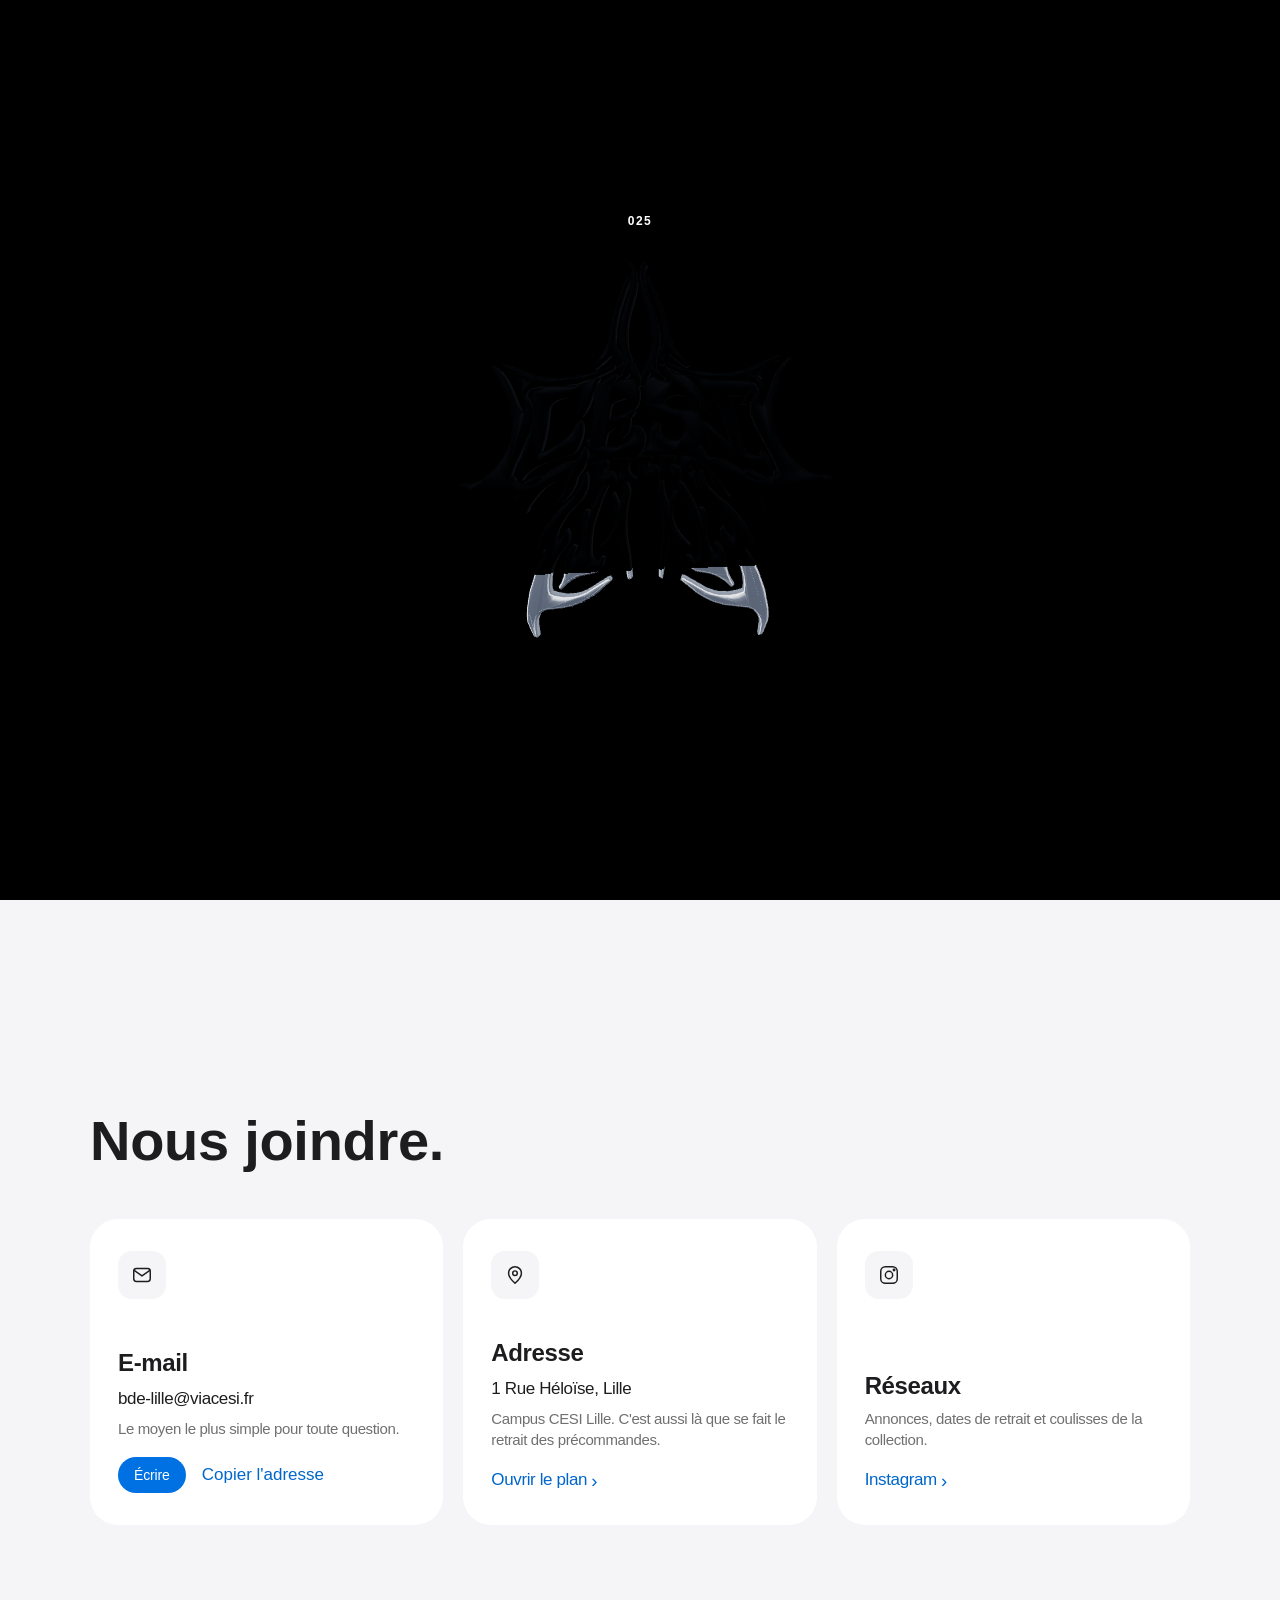
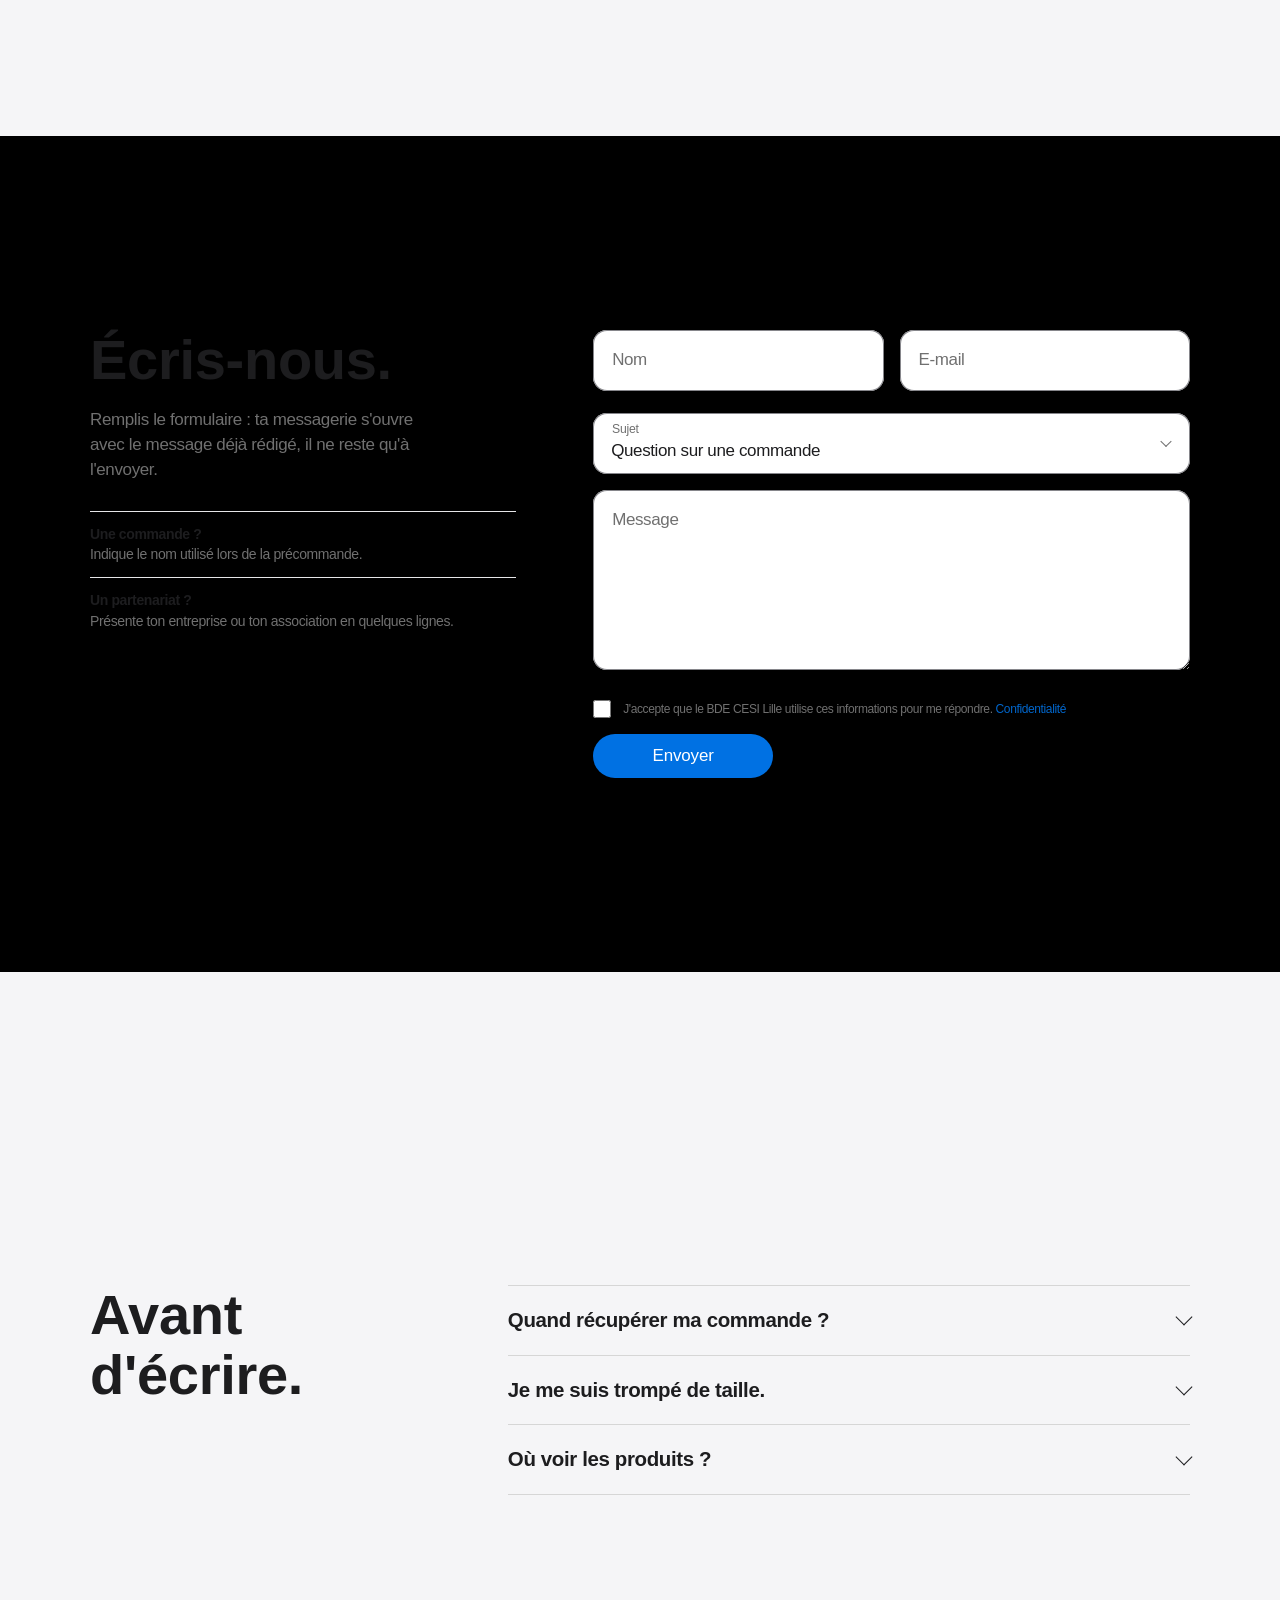
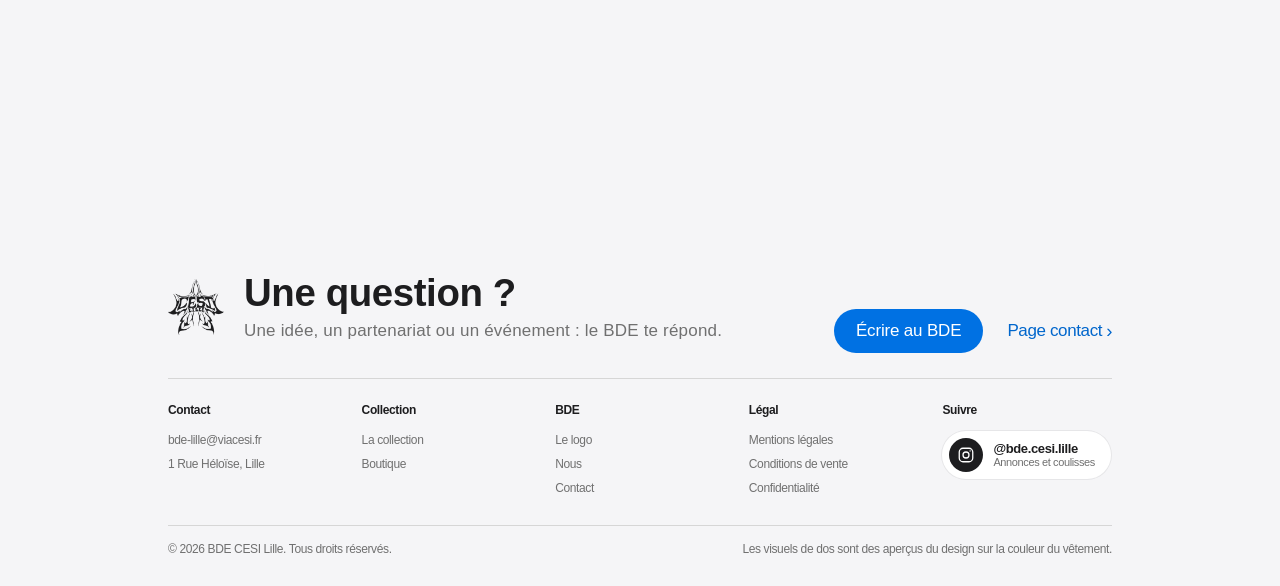
<file: contact.html>
<!DOCTYPE html>
<html lang="fr">
<head>
<meta charset="UTF-8">
<meta name="viewport" content="width=device-width, initial-scale=1, viewport-fit=cover">
<meta http-equiv="Content-Security-Policy" content="default-src 'self' https://bde-cesi-lille.sumupstore.com; img-src 'self' data:; style-src 'self' 'unsafe-inline'; script-src 'self'; connect-src 'self'; base-uri 'self'; form-action 'self'; object-src 'none'; frame-src 'none'; worker-src 'none'; manifest-src 'none'; media-src 'none'">
<meta name="referrer" content="strict-origin-when-cross-origin">
<meta name="theme-color" content="#ffffff">
<title>Contact – BDE CESI Lille</title>
<meta name="description" content="Contacter le BDE CESI Lille : commande, taille, retrait, partenariat ou événement. E-mail bde-lille@viacesi.fr, 1 Rue Héloïse, Lille.">
<meta property="og:title" content="Contact – BDE CESI Lille">
<meta property="og:description" content="Une question ? Le BDE CESI Lille te répond.">
<meta property="og:image" content="https://bde-cesi-lille.fr/images/partage.jpg">
<meta property="og:image:width" content="1200">
<meta property="og:image:height" content="630">
<meta property="og:image:alt" content="Logo du BDE CESI Lille, noir sur fond blanc">
<meta property="og:type" content="website">
<meta name="twitter:card" content="summary_large_image">
<meta name="twitter:image" content="https://bde-cesi-lille.fr/images/partage.jpg">
<link rel="icon" type="image/png" href="favicon.png">
<link rel="stylesheet" href="site.css?v=2026112645">
<script src="boot.js?v=2026112645"></script>
<script src="vendor/gsap.min.js" defer></script>
<script src="vendor/ScrollTrigger.min.js" defer></script>
<script src="products.js?v=2026112645" defer></script>
<script src="chargement.js?v=2026112645" defer></script>
<script src="nav.js?v=2026112645" defer></script>
<script src="logo-shape.js?v=2026112645" defer></script>
<script type="module" src="pendant.js?v=2026112645"></script>
<script src="contact.js?v=2026112645" defer></script>
</head>
<body>
<!-- Écran de chargement (une fois par visite, sur la première page ouverte) : le médaillon se remplit de chrome liquide -->
<div class="loader ld-solid" id="loader" aria-hidden="true">
  <div class="ld-medal" id="ldMedal"><img src="images/logo-noir-grand.png" alt="" width="1000" height="1000"><img class="ld-fill" src="images/logo-noir-grand.png" alt="" width="1000" height="1000"></div>
  <p class="ld-count" id="ldCount">000</p>
</div>
<a class="skip" href="#contenu">Aller au contenu</a>

<header class="gnav" id="gnav">
  <div class="wrap">
    <a class="brand" href="./" aria-label="BDE CESI Lille – accueil"><img src="images/logo-noir.png" alt="" width="192" height="192"></a>
    <nav aria-label="Navigation principale">
      <ul>
        <li><a href="./">Accueil</a></li>
        <li><a href="collection.html">Collection</a></li>
        <li><a href="boutique.html">Boutique</a></li>
        <li><a href="contact.html" aria-current="page">Contact</a></li>
      </ul>
    </nav>
    <div class="tools">
      <a class="icon" href="boutique.html" aria-label="Boutique"><svg viewBox="0 0 24 24" width="17" height="17" fill="none" stroke="currentColor" stroke-width="1.5" stroke-linecap="round" stroke-linejoin="round" aria-hidden="true"><path d="M6 8h12l-1 12H7L6 8z"/><path d="M9 8V6a3 3 0 0 1 6 0v2"/></svg></a>
      <button class="icon burger" type="button" aria-label="Ouvrir le menu" aria-expanded="false" aria-controls="sheet"><span></span><span></span></button>
    </div>
  </div>
</header>
<nav class="sheet" id="sheet" aria-label="Menu">
  <a href="./">Accueil</a>
  <a href="collection.html">Collection</a>
  <a href="boutique.html">Boutique</a>
  <a href="contact.html">Contact</a>
</nav>

<main id="contenu">

<section class="c-hero" aria-labelledby="c-title">
  <p class="kicker" data-intro>Contact</p>
  <h1 class="display" id="c-title">
    <span class="ln"><span>Parlons-en.</span></span>
  </h1>
  <p class="lead" data-intro>Commande, taille, retrait, partenariat ou idée d'événement : le BDE CESI Lille te répond.</p>
  <div class="mark" data-medal="drag" role="img" aria-label="Médaillon en argent au logo CESI Lille, à faire tourner en maintenant le clic"><img id="cMark" src="images/logo-noir-grand.png" alt="" width="1000" height="1000"></div>
  <p class="drag-note" aria-hidden="true">Maintiens et fais glisser pour le faire tourner</p>
  <div class="scroll-hint" aria-hidden="true"><i></i>Défiler</div>
</section>

<section class="channels" id="canaux" aria-labelledby="ch-title">
  <div class="wrap">
    <div class="sec-head"><h2 class="h2" id="ch-title" data-rise>Nous joindre.</h2></div>
    <div class="ch-grid">
      <article class="ch" data-rise>
        <span class="ico" aria-hidden="true"><svg width="22" height="22" viewBox="0 0 24 24" fill="none" stroke="currentColor" stroke-width="1.6" stroke-linecap="round" stroke-linejoin="round"><rect x="3" y="5" width="18" height="14" rx="3"/><path d="M3.5 7l8.5 6 8.5-6"/></svg></span>
        <h2>E-mail</h2>
        <p class="val"><a href="mailto:bde-lille@viacesi.fr" data-mail data-mail-text>bde-lille@viacesi.fr</a></p>
        <p>Le moyen le plus simple pour toute question.</p>
        <div class="acts">
          <a class="pill blue" href="mailto:bde-lille@viacesi.fr" data-mail>Écrire</a>
          <button class="link plain copy-btn" type="button" id="copyMail"><span class="lbl">Copier l'adresse</span><span class="ok">Adresse copiée ✓</span></button>
        </div>
      </article>
      <article class="ch" data-rise>
        <span class="ico" aria-hidden="true"><svg width="22" height="22" viewBox="0 0 24 24" fill="none" stroke="currentColor" stroke-width="1.6" stroke-linecap="round" stroke-linejoin="round"><path d="M12 21s-7-6.2-7-11a7 7 0 0 1 14 0c0 4.8-7 11-7 11z"/><circle cx="12" cy="10" r="2.5"/></svg></span>
        <h2>Adresse</h2>
        <p class="val">1 Rue Héloïse, Lille</p>
        <p>Campus CESI Lille. C'est aussi là que se fait le retrait des précommandes.</p>
        <div class="acts"><a class="link" href="https://www.google.com/maps/search/?api=1&amp;query=CESI%20Lille%2C%201%20Rue%20H%C3%A9lo%C3%AFse%2C%2059491%20Villeneuve-d%27Ascq" target="_blank" rel="noopener noreferrer">Ouvrir le plan</a></div>
      </article>
      <article class="ch" data-rise>
        <span class="ico" aria-hidden="true"><svg width="22" height="22" viewBox="0 0 24 24" fill="none" stroke="currentColor" stroke-width="1.6" stroke-linecap="round" stroke-linejoin="round"><rect x="3" y="3" width="18" height="18" rx="5"/><circle cx="12" cy="12" r="4"/><circle cx="17.5" cy="6.5" r=".8" fill="currentColor"/></svg></span>
        <h2>Réseaux</h2>
        <p>Annonces, dates de retrait et coulisses de la collection.</p>
        <div class="acts">
          <a class="link" href="https://www.instagram.com/bde.cesi.lille/" target="_blank" rel="noopener noreferrer">Instagram</a>
        </div>
      </article>
    </div>
  </div>
</section>

<section class="c-form" id="formulaire" aria-labelledby="f-title">
  <div class="wrap grid">
    <div class="intro">
      <h2 class="h2" id="f-title" data-rise>Écris-nous.</h2>
      <p data-rise>Remplis le formulaire : ta messagerie s'ouvre avec le message déjà rédigé, il ne reste qu'à l'envoyer.</p>
      <ul data-rise>
        <li><b>Une commande ?</b>Indique le nom utilisé lors de la précommande.</li>
        <li><b>Un partenariat ?</b>Présente ton entreprise ou ton association en quelques lignes.</li>
      </ul>
    </div>
    <form class="cf" id="cf" novalidate data-rise>
      <div class="field"><input id="f-name" name="name" type="text" autocomplete="name" placeholder=" " required><label for="f-name">Nom</label><span class="msg" aria-live="polite"></span></div>
      <div class="field"><input id="f-email" name="email" type="email" autocomplete="email" placeholder=" " required><label for="f-email">E-mail</label><span class="msg" aria-live="polite"></span></div>
      <div class="field sel full"><select id="f-topic" name="topic">
        <option>Question sur une commande</option>
        <option>Taille ou produit</option>
        <option>Retrait sur le campus</option>
        <option>Partenariat</option>
        <option>Événement</option>
        <option>Autre</option>
      </select><label for="f-topic">Sujet</label></div>
      <div class="field full"><textarea id="f-msg" name="message" placeholder=" " required></textarea><label for="f-msg">Message</label><span class="msg" aria-live="polite"></span></div>
      <input type="text" name="_gotcha" class="hp" tabindex="-1" autocomplete="off" aria-hidden="true">
      <label class="agree full"><input type="checkbox" name="ok" id="f-ok"><span>J'accepte que le BDE CESI Lille utilise ces informations pour me répondre. <a href="infos-legales.html#confidentialite">Confidentialité</a></span></label>
      <div class="send full"><button class="pill blue lg" type="submit" id="f-send">Envoyer</button><p class="status" id="f-status" role="status"></p></div>
    </form>
  </div>
</section>

<section class="c-faq" id="faq" aria-labelledby="cfaq-title">
  <div class="wrap grid">
    <div><h2 class="h2" id="cfaq-title" data-rise>Avant d'écrire.</h2></div>
    <div class="acc" data-rise>
      <details><summary>Quand récupérer ma commande ?</summary><div class="body"><p>La date de retrait est envoyée par e-mail à la clôture des précommandes. Le retrait se fait sur le campus, 1 Rue Héloïse.</p></div></details>
      <details><summary>Je me suis trompé de taille.</summary><div class="body"><p>Écris-nous au plus vite avec le nom de la commande, la taille commandée et celle souhaitée : tant que la production n'a pas démarré, on regarde ce qui est possible.</p></div></details>
      <details><summary>Où voir les produits ?</summary><div class="body"><p>Toute la collection est dans la <a class="link plain" href="boutique.html">boutique</a>.</p></div></details>
    </div>
  </div>
</section>
</main>

<footer id="contact" aria-labelledby="contact-title">
  <div class="wrap">
    <div class="fhead">
      <div class="fh-txt">
        <img class="mark" src="images/logo-noir.png" alt="" width="192" height="192">
        <div>
          <h2 id="contact-title">Une question ?</h2>
          <p class="lead">Une idée, un partenariat ou un événement : le BDE te répond.</p>
        </div>
      </div>
      <div class="ctas">
        <a class="pill blue lg" href="mailto:bde-lille@viacesi.fr" data-mail>Écrire au BDE</a>
        <a class="link" href="contact.html">Page contact</a>
      </div>
    </div>
    <div class="fcols">
      <div><h4>Contact</h4><a href="mailto:bde-lille@viacesi.fr" data-mail data-mail-text>bde-lille@viacesi.fr</a><span>1 Rue Héloïse, Lille</span></div>
      <div><h4>Collection</h4><a href="collection.html">La collection</a><a href="boutique.html">Boutique</a></div>
      <div><h4>BDE</h4><a href="./#design">Le logo</a><a href="./#nous">Nous</a><a href="contact.html">Contact</a></div>
      <div><h4>Légal</h4><a href="infos-legales.html#mentions">Mentions légales</a><a href="infos-legales.html#cgv">Conditions de vente</a><a href="infos-legales.html#confidentialite">Confidentialité</a></div>
      <div><h4>Suivre</h4><a class="ig" href="https://www.instagram.com/bde.cesi.lille/" target="_blank" rel="noopener noreferrer" aria-label="Instagram du BDE CESI Lille, @bde.cesi.lille (nouvel onglet)"><span class="ig-ico" aria-hidden="true"><svg viewBox="0 0 24 24" width="18" height="18" fill="none" stroke="currentColor" stroke-width="1.7" stroke-linecap="round" stroke-linejoin="round"><rect x="3" y="3" width="18" height="18" rx="5"/><circle cx="12" cy="12" r="4"/><circle cx="17.5" cy="6.5" r=".9" fill="currentColor" stroke="none"/></svg></span><span class="ig-txt"><b>@bde.cesi.lille</b><small>Annonces et coulisses</small></span></a></div>
    </div>
    <div class="copy"><span>© 2026 BDE CESI Lille. Tous droits réservés.</span><span>Les visuels de dos sont des aperçus du design sur la couleur du vêtement.</span></div>
  </div>
</footer>
</body>
</html>
</file>
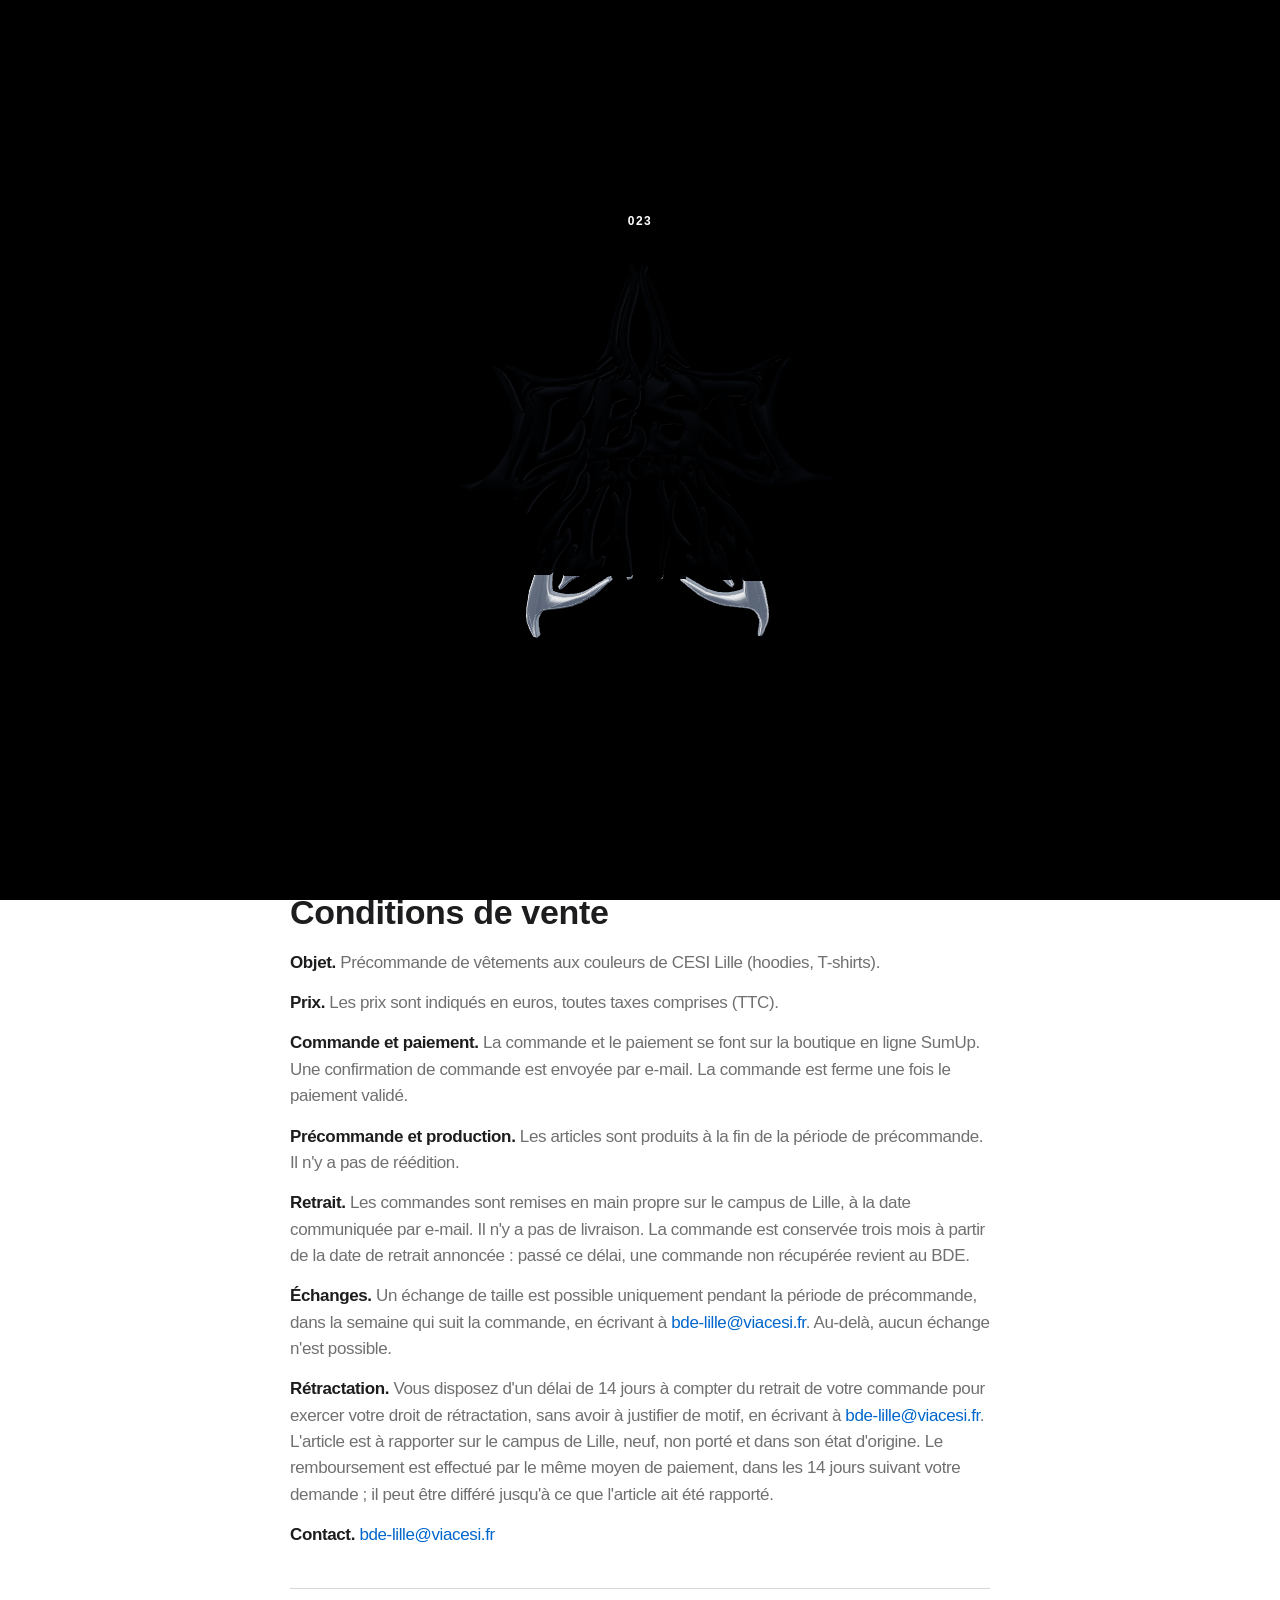
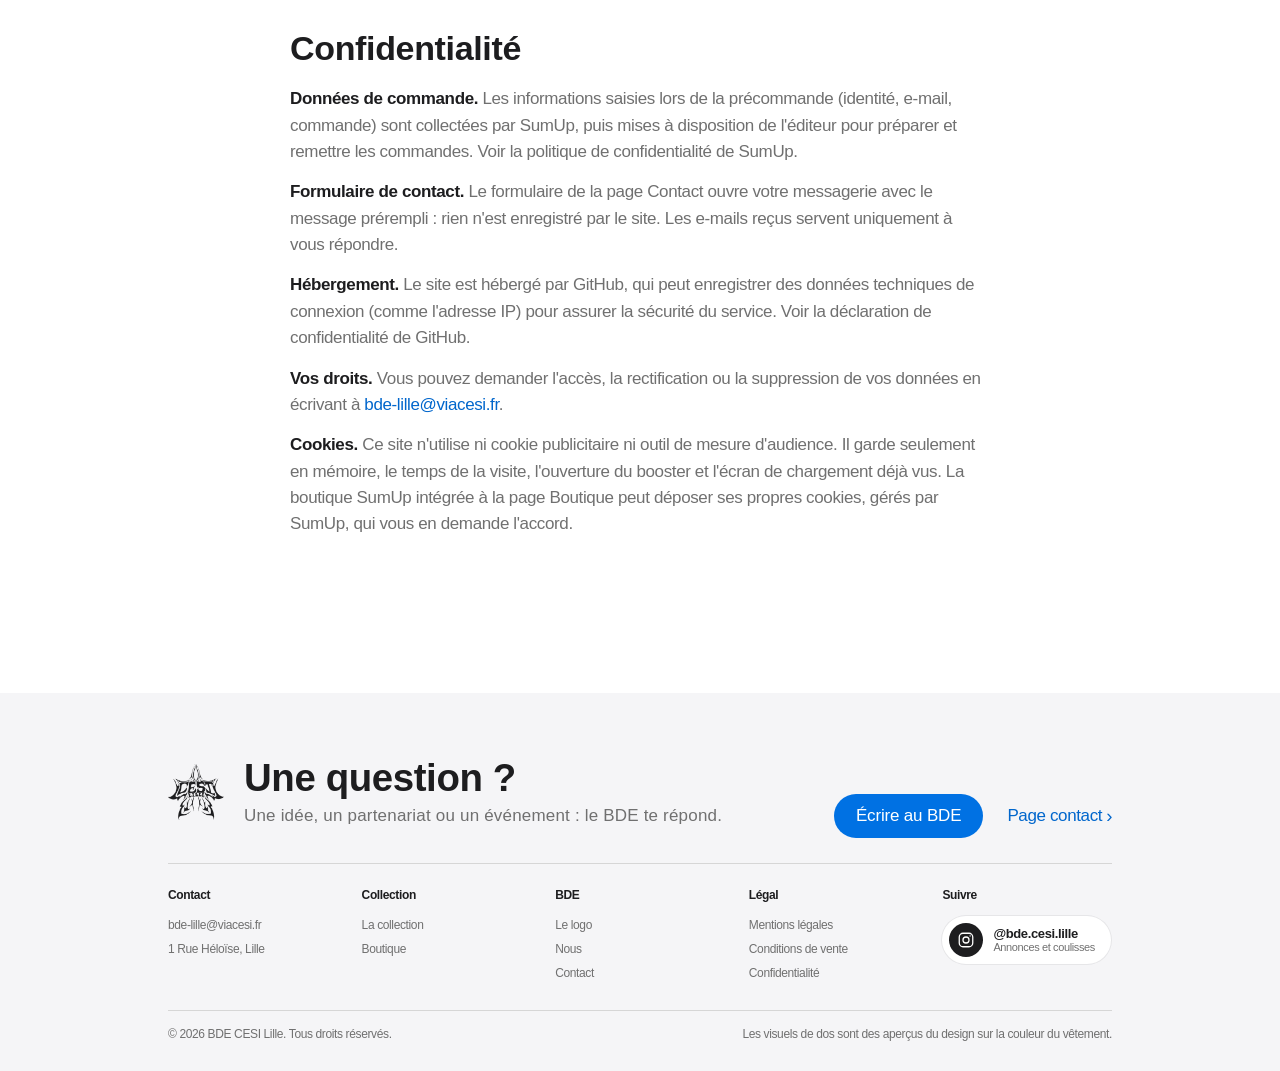
<file: infos-legales.html>
<!DOCTYPE html>
<html lang="fr">
<head>
<meta charset="UTF-8">
<meta name="viewport" content="width=device-width, initial-scale=1, viewport-fit=cover">
<meta http-equiv="Content-Security-Policy" content="default-src 'self' https://bde-cesi-lille.sumupstore.com; img-src 'self' data:; style-src 'self' 'unsafe-inline'; script-src 'self'; connect-src 'self'; base-uri 'self'; form-action 'self'; object-src 'none'; frame-src 'none'; worker-src 'none'; manifest-src 'none'; media-src 'none'">
<meta name="referrer" content="strict-origin-when-cross-origin">
<meta name="theme-color" content="#ffffff">
<title>Informations légales – BDE CESI Lille</title>
<meta name="description" content="Mentions légales, conditions de vente et politique de confidentialité de la boutique du BDE CESI Lille.">
<meta property="og:title" content="Informations légales – BDE CESI Lille">
<meta property="og:description" content="Mentions légales, conditions de vente et politique de confidentialité de la boutique du BDE CESI Lille.">
<meta property="og:image" content="https://bde-cesi-lille.fr/images/partage.jpg">
<meta property="og:image:width" content="1200">
<meta property="og:image:height" content="630">
<meta property="og:image:alt" content="Logo du BDE CESI Lille, noir sur fond blanc">
<meta property="og:type" content="website">
<meta name="twitter:card" content="summary_large_image">
<meta name="twitter:image" content="https://bde-cesi-lille.fr/images/partage.jpg">
<link rel="icon" type="image/png" href="favicon.png">
<link rel="stylesheet" href="site.css?v=2026112645">
<script src="boot.js?v=2026112645"></script>
<script src="nav.js?v=2026112645" defer></script>
<script src="products.js?v=2026112645" defer></script>
<script src="chargement.js?v=2026112645" defer></script>
<script src="logo-shape.js?v=2026112645" defer></script>
<script type="module" src="pendant.js?v=2026112645"></script>
</head><body>
<!-- Écran de chargement (une fois par visite, sur la première page ouverte) : le médaillon se remplit de chrome liquide -->
<div class="loader ld-solid" id="loader" aria-hidden="true">
  <div class="ld-medal" id="ldMedal"><img src="images/logo-noir-grand.png" alt="" width="1000" height="1000"><img class="ld-fill" src="images/logo-noir-grand.png" alt="" width="1000" height="1000"></div>
  <p class="ld-count" id="ldCount">000</p>
</div>
<a class="skip" href="#contenu">Aller au contenu</a>

<header class="gnav" id="gnav">
  <div class="wrap">
    <a class="brand" href="./" aria-label="BDE CESI Lille – accueil"><img src="images/logo-noir.png" alt="" width="192" height="192"></a>
    <nav aria-label="Navigation principale">
      <ul>
        <li><a href="./">Accueil</a></li>
        <li><a href="collection.html">Collection</a></li>
        <li><a href="boutique.html">Boutique</a></li>
        <li><a href="contact.html">Contact</a></li>
      </ul>
    </nav>
    <div class="tools">
      <a class="icon" href="boutique.html" aria-label="Boutique"><svg viewBox="0 0 24 24" width="17" height="17" fill="none" stroke="currentColor" stroke-width="1.5" stroke-linecap="round" stroke-linejoin="round" aria-hidden="true"><path d="M6 8h12l-1 12H7L6 8z"/><path d="M9 8V6a3 3 0 0 1 6 0v2"/></svg></a>
      <button class="icon burger" type="button" aria-label="Ouvrir le menu" aria-expanded="false" aria-controls="sheet"><span></span><span></span></button>
    </div>
  </div>
</header>
<nav class="sheet" id="sheet" aria-label="Menu">
  <a href="./">Accueil</a>
  <a href="collection.html">Collection</a>
  <a href="boutique.html">Boutique</a>
  <a href="contact.html">Contact</a>
</nav>
<main id="contenu" class="legal-page">
  <div class="wrap lg-wrap">
    <header class="lg-head">
      <p class="lg-kicker">Infos légales</p>
      <h1 class="display">Informations légales<span class="dot">.</span></h1>
      <nav class="lg-toc" aria-label="Sur cette page"><a class="pill outline" href="#mentions">Mentions légales</a><a class="pill outline" href="#cgv">Conditions de vente</a><a class="pill outline" href="#confidentialite">Confidentialité</a></nav>
    </header>
<section class="lg-sec" id="mentions"><h2 class="lg-h">Mentions légales</h2>
<p><b>Éditeur du site :</b> Bureau des étudiants CESI Lille, association régie par la loi du 1er juillet 1901, dont le siège est situé 1 Rue Héloïse, Lille.</p>
<p><b>Contact :</b> <a href="mailto:bde-lille@viacesi.fr">bde-lille@viacesi.fr</a></p>
<p><b>Responsable de la publication :</b> Paul Calais</p>
<p><b>Hébergeur :</b> GitHub, Inc. (service GitHub Pages), 88 Colin P. Kelly Jr. Street, San Francisco, CA 94107, États-Unis. Contact : <a href="https://support.github.com/" target="_blank" rel="noopener noreferrer">support.github.com</a>.</p>
<p><b>Nom de domaine :</b> enregistré auprès d'IONOS SARL, 7 place de la Gare, 57200 Sarreguemines, France (RCS Sarreguemines 431 303 775).</p>
<p><b>Paiement :</b> les précommandes sont réglées par carte sur la boutique en ligne SumUp, qui traite seule les paiements. Le site n'enregistre aucune donnée bancaire.</p></section>

<section class="lg-sec" id="cgv"><h2 class="lg-h">Conditions de vente</h2>
<p><b>Objet.</b> Précommande de vêtements aux couleurs de CESI Lille (hoodies, T-shirts).</p>
<p><b>Prix.</b> Les prix sont indiqués en euros, toutes taxes comprises (TTC).</p>
<p><b>Commande et paiement.</b> La commande et le paiement se font sur la boutique en ligne SumUp. Une confirmation de commande est envoyée par e-mail. La commande est ferme une fois le paiement validé.</p>
<p><b>Précommande et production.</b> Les articles sont produits à la fin de la période de précommande. Il n'y a pas de réédition.</p>
<p><b>Retrait.</b> Les commandes sont remises en main propre sur le campus de Lille, à la date communiquée par e-mail. Il n'y a pas de livraison. La commande est conservée trois mois à partir de la date de retrait annoncée : passé ce délai, une commande non récupérée revient au BDE.</p>
<p><b>Échanges.</b> Un échange de taille est possible uniquement pendant la période de précommande, dans la semaine qui suit la commande, en écrivant à <a href="mailto:bde-lille@viacesi.fr">bde-lille@viacesi.fr</a>. Au-delà, aucun échange n'est possible.</p>
<p><b>Rétractation.</b> Vous disposez d'un délai de 14 jours à compter du retrait de votre commande pour exercer votre droit de rétractation, sans avoir à justifier de motif, en écrivant à <a href="mailto:bde-lille@viacesi.fr">bde-lille@viacesi.fr</a>. L'article est à rapporter sur le campus de Lille, neuf, non porté et dans son état d'origine. Le remboursement est effectué par le même moyen de paiement, dans les 14 jours suivant votre demande ; il peut être différé jusqu'à ce que l'article ait été rapporté.</p>
<p><b>Contact.</b> <a href="mailto:bde-lille@viacesi.fr">bde-lille@viacesi.fr</a></p></section>

<section class="lg-sec" id="confidentialite"><h2 class="lg-h">Confidentialité</h2>
<p><b>Données de commande.</b> Les informations saisies lors de la précommande (identité, e-mail, commande) sont collectées par SumUp, puis mises à disposition de l'éditeur pour préparer et remettre les commandes. Voir la politique de confidentialité de SumUp.</p>
<p><b>Formulaire de contact.</b> Le formulaire de la page Contact ouvre votre messagerie avec le message prérempli : rien n'est enregistré par le site. Les e-mails reçus servent uniquement à vous répondre.</p>
<p><b>Hébergement.</b> Le site est hébergé par GitHub, qui peut enregistrer des données techniques de connexion (comme l'adresse IP) pour assurer la sécurité du service. Voir la déclaration de confidentialité de GitHub.</p>
<p><b>Vos droits.</b> Vous pouvez demander l'accès, la rectification ou la suppression de vos données en écrivant à <a href="mailto:bde-lille@viacesi.fr">bde-lille@viacesi.fr</a>.</p>
<p><b>Cookies.</b> Ce site n'utilise ni cookie publicitaire ni outil de mesure d'audience. Il garde seulement en mémoire, le temps de la visite, l'ouverture du booster et l'écran de chargement déjà vus. La boutique SumUp intégrée à la page Boutique peut déposer ses propres cookies, gérés par SumUp, qui vous en demande l'accord.</p></section>
  </div>
</main>
<!-- Pied de page unique : contact + liens -->
<footer id="contact" aria-labelledby="contact-title">
  <div class="wrap">
    <div class="fhead">
      <div class="fh-txt">
        <img class="mark" src="images/logo-noir.png" alt="" width="192" height="192">
        <div>
          <h2 id="contact-title">Une question ?</h2>
          <p class="lead">Une idée, un partenariat ou un événement : le BDE te répond.</p>
        </div>
      </div>
      <div class="ctas">
        <a class="pill blue lg" href="mailto:bde-lille@viacesi.fr" data-mail>Écrire au BDE</a>
        <a class="link" href="contact.html">Page contact</a>
      </div>
    </div>
    <div class="fcols">
      <div><h4>Contact</h4><a href="mailto:bde-lille@viacesi.fr" data-mail data-mail-text>bde-lille@viacesi.fr</a><span>1 Rue Héloïse, Lille</span></div>
      <div><h4>Collection</h4><a href="collection.html">La collection</a><a href="boutique.html">Boutique</a></div>
      <div><h4>BDE</h4><a href="./#design">Le logo</a><a href="./#nous">Nous</a><a href="contact.html">Contact</a></div>
      <div><h4>Légal</h4><a href="infos-legales.html#mentions">Mentions légales</a><a href="infos-legales.html#cgv">Conditions de vente</a><a href="infos-legales.html#confidentialite">Confidentialité</a></div>
      <div><h4>Suivre</h4><a class="ig" href="https://www.instagram.com/bde.cesi.lille/" target="_blank" rel="noopener noreferrer" aria-label="Instagram du BDE CESI Lille, @bde.cesi.lille (nouvel onglet)"><span class="ig-ico" aria-hidden="true"><svg viewBox="0 0 24 24" width="18" height="18" fill="none" stroke="currentColor" stroke-width="1.7" stroke-linecap="round" stroke-linejoin="round"><rect x="3" y="3" width="18" height="18" rx="5"/><circle cx="12" cy="12" r="4"/><circle cx="17.5" cy="6.5" r=".9" fill="currentColor" stroke="none"/></svg></span><span class="ig-txt"><b>@bde.cesi.lille</b><small>Annonces et coulisses</small></span></a></div>
    </div>
    <div class="copy"><span>© 2026 BDE CESI Lille. Tous droits réservés.</span><span>Les visuels de dos sont des aperçus du design sur la couleur du vêtement.</span></div>
  </div>
</footer>
</body>
</html>
</file>
<file: site.css>
/* =====================================================================
   BDE CESI Lille — système visuel (galerie blanche, typographie compacte)
   Partagé par Accueil / Boutique / Contact
   ===================================================================== */
/* Police de la marque, dans l'esprit gothique du logo (Pirata One, licence OFL, hébergée sur le site) */
@font-face{font-family:"Pirata One";src:url(fonts/pirata-one-latin.woff2) format("woff2");font-weight:400;font-style:normal;font-display:swap}
:root{
  --nav:64px;
  --brand:"Pirata One",Georgia,serif;
  --white:#ffffff; --mist:#f5f5f7; --frost:#fafafc; --hairline:#d6d6d6; --control:#e6e6e8;
  --ink:#1d1d1f; --slate:#707070; --steel:#86868b;
  --blue:#0066cc; --blue-fill:#0071e3; --orange:#b64400;

  --display:"SF Pro Display",-apple-system,BlinkMacSystemFont,"Inter","Segoe UI Variable Display","Segoe UI","Helvetica Neue",Arial,sans-serif;
  --text:"SF Pro Text",-apple-system,BlinkMacSystemFont,"Inter","Segoe UI Variable Text","Segoe UI","Helvetica Neue",Arial,sans-serif;

  --r-card:28px; --r-nav:20px; --r-pill:9999px;
  --section:clamp(64px,9vw,128px);
  --gap:20px;
  --gutter:clamp(16px,4vw,40px);
  --maxw:1180px;
  --ease:cubic-bezier(.22,1,.36,1);
  --line:0 0 0 1px var(--control);
}

/* Transitions entre les pages (navigateurs récents) : même langage que l'arrivée du médaillon,
   fondu + flou + léger zoom ; la barre de navigation reste en place */
@view-transition{navigation:auto}
#gnav{view-transition-name:gnav}
::view-transition-old(root){animation:vt-out .45s cubic-bezier(.4,0,.2,1) both}
::view-transition-new(root){animation:vt-in .75s var(--ease) both}
@keyframes vt-out{to{opacity:0;transform:scale(.97) translateY(-18px);filter:blur(10px)}}
@keyframes vt-in{from{opacity:0;transform:scale(1.04) translateY(28px);filter:blur(16px)}}
@media (prefers-reduced-motion:reduce){@view-transition{navigation:none}}

/* Curseur de la hero (accueil, souris) : pastille en « difference » (inverse ce qu'elle survole),
   grand rond sur le titre (texte qui passe en blanc), halo irisé sur le médaillon (mode « color » : seul le chrome se teinte) */
/* Effet peinture : une traînée d'encre noire suit la souris derrière le contenu de la hero (et derrière le médaillon).
   Le texte passe en « difference » : noir sur le blanc, blanc sur l'encre. */
.hero-paint{position:absolute;inset:0;width:100%;height:100%;z-index:0;pointer-events:none;filter:url(#inkGoo)}
.has-cursor #hero > :not(.hero-paint){position:relative;z-index:1}
.has-cursor #hero .drag-hint,.has-cursor #hero .scroll-hint{position:absolute}
.has-cursor #heroCopy{mix-blend-mode:difference}
.has-cursor #heroCopy h1{color:#fff}
.has-cursor #heroCopy .sub{color:#8f8f8f}
.cur-holo{position:fixed;left:0;top:0;z-index:9000;pointer-events:none;border-radius:50%;opacity:0}
.cur-holo{width:360px;height:360px;margin:-180px 0 0 -180px;mix-blend-mode:color;transition:opacity .45s,width .5s var(--ease),height .5s var(--ease),margin .5s var(--ease);
  background:linear-gradient(125deg,#9c1d14 0%,#d8560c 16%,#eaa90f 30%,#d9d21e 42%,#8fd46a 56%,#2cc9a6 70%,#1aa6c4 84%,#1a63b3 100%) 0 0/130% 130%;
  -webkit-mask:radial-gradient(circle,#000 38%,transparent 70%);mask:radial-gradient(circle,#000 38%,transparent 70%);animation:holo-shift 6s ease-in-out infinite alternate}
.cur-holo.on[data-mode=logo]{opacity:1}
@keyframes holo-shift{to{background-position:100% 100%}}

/* Écran de chargement (accueil) : fond noir, blason qui se remplit de chrome, compteur 100 → 000 */
.loader{display:none}
.ld-on .loader{display:block;position:fixed;inset:0;z-index:9999;pointer-events:auto;cursor:progress;color:#fff}
.ld-on body{overflow:hidden}
/* pendant le chargement, la page est noire autour du médaillon (qui reste à sa place) */
.ld-on body,.ld-on .hero{background:#000}
.ld-count{position:absolute;left:50%;top:38vh;transform:translateX(-50%);margin:0;font:600 12px/1 var(--text);letter-spacing:.12em;font-variant-numeric:tabular-nums}
/* Autres pages (chargement.js) : écran noir plein, le médaillon au centre se remplit de chrome, compteur au-dessus ;
   à la fin le compteur s'efface, un reflet balaie le chrome, puis tout l'écran se fond pour laisser la page */
.loader.ld-solid{background:#000;transition:opacity .9s ease}
.ld-medal{--size:min(62vw,46svh,440px);--fill:0;position:absolute;left:50%;top:50%;width:var(--size);aspect-ratio:1;transform:translate(-50%,-50%)}
.ld-medal img{position:absolute;inset:0;width:100%;height:100%;filter:invert(1)}
.ld-medal img:first-child{opacity:.16}
.ld-medal .ld-fill{clip-path:inset(calc((1 - var(--fill)) * 100%) 0 0 0)}      /* sans 3D : le logo blanc monte de bas en haut */
.ld-medal.is-3d img{display:none}
.ld-medal canvas{position:absolute;inset:0;width:100%;height:100%}
.ld-solid .ld-count{top:calc(50% - min(62vw,46svh,440px) / 2 - 28px);transition:opacity .35s}
.ld-done .ld-count{opacity:0}
.loader.ld-out{opacity:0}

*,*::before,*::after{box-sizing:border-box}
html{-webkit-text-size-adjust:100%;text-size-adjust:100%;scrollbar-width:none}
html::-webkit-scrollbar{display:none}
@supports not (overflow-x:clip){ html{overflow-x:hidden} }   /* anciens Safari (iOS 15) : pas de défilement horizontal parasite */   /* pas de barre de défilement visible : la page défile normalement */
body{margin:0;background:var(--white);color:var(--ink);font-family:var(--text);font-size:17px;line-height:1.47;letter-spacing:-.022em;-webkit-font-smoothing:antialiased;-moz-osx-font-smoothing:grayscale;overflow-x:clip}
img{display:block;max-width:100%;height:auto}
a{color:inherit;text-decoration:none}
button{font:inherit;color:inherit;background:none;border:0;padding:0;cursor:pointer}
h1,h2,h3,h4,p{margin:0}
:focus-visible{outline:2px solid var(--blue-fill);outline-offset:3px;border-radius:6px}
/* téléphone : pas de carré bleu à chaque toucher (surbrillance par défaut du navigateur) ; le contour de focus
   reste pour la navigation au clavier, mais pas après un toucher ou un clic */
html{-webkit-tap-highlight-color:transparent}
:focus:not(:focus-visible){outline:none}
.ps-card:focus,.zoom-box:focus{outline:none}
.skip{position:absolute;left:-9999px;top:8px;z-index:200;background:var(--ink);color:#fff;padding:10px 16px;border-radius:var(--r-pill);font-size:14px}
.skip:focus{left:16px}
.wrap{width:100%;max-width:var(--maxw);margin:0 auto;padding:0 var(--gutter)}
.sr{position:absolute;width:1px;height:1px;overflow:hidden;clip:rect(0 0 0 0);white-space:nowrap}

/* ---------- Typo ---------- */
.kicker{font-family:var(--display);font-weight:600;font-size:21px;line-height:1;letter-spacing:.011em}
.display{font-family:var(--display);font-weight:600;font-size:clamp(44px,7.4vw,80px);line-height:1.05;letter-spacing:-.015em}
.h2{font-family:var(--display);font-weight:600;font-size:clamp(32px,4.6vw,56px);line-height:1.07;letter-spacing:-.005em}
.h3{font-family:var(--display);font-weight:600;font-size:clamp(26px,3.2vw,40px);line-height:1.1}
.lead{font-size:clamp(17px,1.6vw,21px);line-height:1.38;letter-spacing:.011em;color:var(--ink)}
.muted{color:var(--slate)}
.link{color:var(--blue);display:inline-flex;align-items:center;gap:4px}
.link:hover{text-decoration:underline}
.link::after{content:"›";font-size:1.1em;line-height:1;transform:translateY(-.02em)}
.link.plain::after{content:none}

/* ---------- Boutons ---------- */
.pill{display:inline-flex;align-items:center;justify-content:center;gap:6px;border-radius:var(--r-pill);font-size:14px;line-height:18px;letter-spacing:-.01em;padding:9px 16px;white-space:nowrap;transition:background-color .25s,color .25s,box-shadow .25s,transform .25s var(--ease)}
.pill.blue{background:var(--blue-fill);color:#fff}
.pill.blue:hover{background:#0077ed}
.pill.outline{box-shadow:inset 0 0 0 1px var(--steel);color:var(--ink)}
.pill.outline:hover{background:var(--ink);color:#fff;box-shadow:inset 0 0 0 1px var(--ink)}
.pill.lg{font-size:17px;line-height:1.18;padding:12px 22px}
@media (pointer:coarse),(max-width:834px){ .pill{min-height:44px} }   /* cible tactile confortable sur téléphone */
.pill:active{transform:scale(.97)}

/* ---------- Navigation globale ---------- */
.gnav{position:sticky;top:0;z-index:60;height:var(--nav);box-shadow:0 1px 0 rgba(0,0,0,.08);background:rgba(255,255,255,.8);-webkit-backdrop-filter:saturate(180%) blur(20px);backdrop-filter:saturate(180%) blur(20px)}
.gnav .wrap{height:100%;display:flex;align-items:center;justify-content:space-between;max-width:none;padding:0 clamp(20px,4vw,64px);position:relative}
.gnav .brand{display:flex;align-items:center;gap:12px;font-family:var(--brand);font-size:26px;font-weight:400;line-height:1;letter-spacing:.01em;color:var(--ink)}
.gnav .brand img{width:50px;height:50px;object-fit:contain}
.gnav nav{position:absolute;left:50%;transform:translateX(-50%)}
.gnav ul{display:flex;gap:clamp(4px,1.6vw,28px);list-style:none;margin:0;padding:0}
.gnav ul a{display:block;padding:9px 14px;border-radius:var(--r-pill);font-size:16px;line-height:1;letter-spacing:-.01em;color:rgba(0,0,0,.8);transition:color .2s,background-color .25s}
.gnav ul a[aria-current]{color:var(--blue-fill)}   /* page actuelle en bleu */
/* survol d'un lien du menu : texte bleu sur une pastille grise, comme un bouton */
.gnav ul a:hover,.gnav ul a:focus-visible{color:var(--blue-fill);background:rgba(0,0,0,.07)}
.gnav .tools{display:flex;align-items:center;gap:18px}
.gnav .icon{display:grid;place-items:center;width:40px;height:40px;color:rgba(0,0,0,.8)}
.gnav .icon svg{width:22px;height:22px}
.gnav .burger{display:none}
/* Copie noire de la barre du haut, découpée à la frontière d'une section noire (nav.js) */
.gnav-dark{position:absolute;inset:0;visibility:hidden;pointer-events:none;background:#000;box-shadow:0 1px 0 rgba(255,255,255,.08)}
.gnav-dark .brand{color:#f5f5f7}
.gnav-dark .brand img{filter:invert(1)}
.gnav-dark ul a{color:rgba(255,255,255,.78)}
.gnav-dark ul a[aria-current]{color:#2997ff}
/* survol reporté sur la copie noire de la barre (nav.js), sinon il ne se voit pas sur fond noir */
.gnav-dark ul a.is-hover{color:#2997ff;background:rgba(255,255,255,.14)}
.gnav-dark .icon{color:rgba(255,255,255,.85)}
.gnav .burger span{display:block;width:20px;height:1.2px;background:currentColor;border-radius:2px;transition:transform .35s var(--ease),opacity .2s}
.gnav .burger span+span{margin-top:5px}
.gnav.open .burger span:first-child{transform:translateY(3.1px) rotate(45deg)}
.gnav.open .burger span:last-child{transform:translateY(-3.1px) rotate(-45deg)}
.sheet{position:fixed;inset:var(--nav) 0 0 0;z-index:59;background:var(--frost);box-shadow:0 1px 0 var(--control);padding:12px var(--gutter) 40px;-webkit-backdrop-filter:blur(20px);backdrop-filter:blur(20px);display:none}
.sheet a{display:block;font-family:var(--display);font-weight:600;font-size:28px;line-height:1.14;padding:10px 0;color:var(--ink)}
.gnav.open + .sheet{display:block}
.gnav .brand{cursor:pointer}
/* tour du logo au clic (nav.js) */
@keyframes brand-spin{from{transform:rotate(0)}to{transform:rotate(360deg)}}
@keyframes brand-spin-back{from{transform:rotate(0)}to{transform:rotate(-360deg)}}
.gnav .brand.spin img{animation:brand-spin .6s cubic-bezier(.45,0,.2,1)}
.gnav .brand.spin-back img{animation:brand-spin-back .6s cubic-bezier(.45,0,.2,1)}
@media (prefers-reduced-motion:reduce){ .gnav .brand.spin img,.gnav .brand.spin-back img{animation:none} }
/* le menu est poussé par les pieds de l'étoile : il sort du côté du logo (en haut à gauche) et glisse vers la droite
   pendant le tour, puis rentre par le même chemin à la fermeture (nav.js ajoute .closing le temps de la sortie) */
@keyframes sheet-in{from{opacity:0;transform:translate(-60%,-6%) rotate(-5deg)}to{opacity:1;transform:none}}
@keyframes sheet-out{from{opacity:1;transform:none}to{opacity:0;transform:translate(-60%,-6%) rotate(-5deg)}}
@keyframes sheet-link{from{opacity:0;transform:translateX(-48px)}to{opacity:1;transform:none}}
.gnav.open + .sheet{transform-origin:0 0;animation:sheet-in .6s cubic-bezier(.45,0,.2,1) both}
.gnav.open + .sheet a{animation:sheet-link .55s cubic-bezier(.2,.8,.2,1) both}
.gnav.open + .sheet a:nth-child(2){animation-delay:.05s}
.gnav.open + .sheet a:nth-child(3){animation-delay:.1s}
.gnav.open + .sheet a:nth-child(4){animation-delay:.15s}
.gnav.closing + .sheet{animation:sheet-out .48s cubic-bezier(.45,0,.2,1) both;pointer-events:none}
.gnav.closing + .sheet a{animation:none}
@media (prefers-reduced-motion:reduce){ .gnav.open + .sheet,.gnav.open + .sheet a,.gnav.closing + .sheet{animation:none} }

/* ---------- Navigation locale (collant) ---------- */

/* ---------- Hero ---------- */
.hero{position:relative;min-height:calc(100svh - var(--nav));display:flex;flex-direction:column;align-items:center;text-align:center;padding:clamp(32px,5vh,64px) var(--gutter) 0;overflow:hidden;background:var(--white)}
.hero-copy{display:flex;flex-direction:column;align-items:center;will-change:transform,opacity}
.hero .kicker{margin-bottom:14px}
.hero h1{max-width:22ch}
.hero h1 .ln{display:block;overflow:hidden;padding-bottom:.06em;margin-bottom:-.06em}
.hero h1 .ln > span{display:block}
.hero .sub{margin-top:18px;max-width:34ch}
.hero .ctas{display:flex;gap:24px;align-items:center;justify-content:center;flex-wrap:wrap;margin-top:26px}
.hero{height:calc(100svh - var(--nav));min-height:600px}
.stage{position:relative;flex:1 1 0;width:100%;display:flex;align-items:flex-start;justify-content:center;perspective:1200px;min-height:0;margin-top:clamp(4px,1.5vh,20px);padding-bottom:clamp(52px,7vh,80px)}
.stage .logo{position:relative;height:100%;max-height:900px;max-width:94vw;aspect-ratio:1;transform-style:preserve-3d;will-change:transform}
.stage .logo img{width:100%;height:100%;object-fit:contain;user-select:none;-webkit-user-drag:none;pointer-events:none}
.stage .spin{position:absolute;inset:0;transform-style:preserve-3d;cursor:grab;touch-action:pan-y;-webkit-tap-highlight-color:transparent;outline:none;border-radius:50%}
.stage .spin:focus-visible{box-shadow:0 0 0 3px rgba(0,113,227,.35)}
.stage .spin.dragging{cursor:grabbing}
.stage .pendant-canvas{position:absolute;inset:0;width:100%;height:100%;display:block}
.stage .spin.is-3d{border-radius:0}
.stage .spin.is-3d > img,.stage .spin.is-3d .shine{display:none}
.drag-hint{position:absolute;left:50%;bottom:clamp(20px,4vh,40px);transform:translateX(-50%);display:flex;align-items:center;gap:8px;font-size:14px;color:var(--steel);white-space:nowrap;margin:0;z-index:2;pointer-events:none}
.drag-hint svg{flex:none}
/* Chapitres de l'accueil */
.chapter{padding:calc(var(--section) * 1.1) 0 0;text-align:center;background:var(--white)}
.chapter .num{font-family:var(--display);font-weight:600;font-size:17px;color:var(--steel);letter-spacing:.04em;margin-bottom:10px}
.chapter .display{font-size:clamp(48px,8vw,96px)}
.chapter .lead{margin:16px auto 0;max-width:min(100%,560px);font-size:clamp(19px,2vw,24px);line-height:1.3}
/* Le médaillon 3D quitte la hero et vient se poser ici en logo noir (pendant.js) */
.socle{position:relative;height:100svh;min-height:560px;display:grid;grid-template-columns:minmax(0,5fr) minmax(0,7fr);align-items:center;gap:clamp(24px,5vw,80px);max-width:var(--maxw);margin:0 auto;padding:calc(var(--nav) + 16px) var(--gutter) clamp(24px,4vh,48px);background:var(--white)}
.socle-box{position:relative;justify-self:center;width:min(70svh,100%);max-width:640px;aspect-ratio:1;border-radius:var(--r-card);background:var(--mist)}
.socle-box .flat-logo{position:absolute;inset:7%;width:86%;height:86%;object-fit:contain}
.medal-3d .socle-box .flat-logo{opacity:.07}   /* l'empreinte du socle, où le médaillon vient se poser */
.socle-txt{display:flex;flex-direction:column;align-items:flex-start;text-align:left}
.socle .num{font-family:var(--display);font-weight:600;font-size:17px;color:var(--steel);letter-spacing:.04em;margin:0 0 8px}
.socle .display{font-size:clamp(44px,6vw,80px)}
.socle .lead{margin:18px 0 0;font-size:clamp(19px,1.8vw,24px);line-height:1.25;color:var(--ink)}
.socle .keys{list-style:none;margin:22px 0 0;padding:0;display:flex;flex-direction:column;gap:14px}
.socle .keys li{display:flex;gap:14px;align-items:flex-start;cursor:default}
.socle .keys li > *{transition:opacity .3s}
.socle .keys p{font-size:17px;line-height:1.35;letter-spacing:-.022em;color:var(--slate);margin:2px 0 0;max-width:36ch}
.socle .keys b{color:var(--ink);font-weight:600}
.socle .k,.notes .k{flex:none;display:grid;place-items:center;width:28px;height:28px;border-radius:50%;background:var(--blue-fill);color:#fff;font-size:14px;font-weight:600;line-height:1;transition:transform .3s var(--ease),background .3s}
/* Repères sur le socle */
.notes{position:absolute;inset:0;pointer-events:none}
.notes svg{position:absolute;inset:0;width:100%;height:100%;overflow:visible}
.notes line{stroke:var(--blue-fill);stroke-width:.45;stroke-linecap:round;vector-effect:non-scaling-stroke;stroke-width:1.5px}
.notes .star-line{fill:none;stroke:var(--blue-fill);stroke-width:1.5px;vector-effect:non-scaling-stroke;stroke-dasharray:5 6;stroke-linejoin:round;opacity:.7}
.notes .k{position:absolute;transform:translate(-50%,-50%);box-shadow:0 0 0 3px #fff}
.notes [data-k]{transition:opacity .3s}
/* Plan de la Citadelle superposé au logo : piloté par le scroll via --cit (0 → 1, home.js) */
:root{--cit:0}
.notes .citadel{opacity:var(--cit);transform-origin:50.7px 60.5px;transform:scale(calc(1.1 - .1 * var(--cit)))}
.notes .citadel polygon{fill:none;stroke:var(--orange);vector-effect:non-scaling-stroke;stroke-linejoin:round}
.notes .cit-wall{stroke-width:2.5px}
.cit-lbl{position:absolute;transform:translate(-50%,-50%);font-size:12px;font-weight:600;line-height:1.1;color:var(--orange);white-space:nowrap;text-shadow:0 0 3px #fff,0 0 3px #fff,0 0 6px #fff;opacity:clamp(0, calc(var(--cit) * 2.5 - 1.5), 1)}
.cit-lbl.main{font-size:13px;color:var(--ink)}
.cit-hint{position:absolute;left:50%;bottom:-2px;transform:translate(-50%,100%);padding-top:10px;font-size:13px;color:var(--steel);white-space:nowrap;opacity:calc(1 - var(--cit) * 3)}
.notes .star-line,.notes line,.notes .k{opacity:calc(1 - .88 * var(--cit))}
.cit-hint .touch{display:none}
@media (hover:none){ .cit-hint .mouse{display:none} .cit-hint .touch{display:inline} }
@media (max-width:834px){ .cit-lbl{font-size:10px} .cit-lbl.main{font-size:11px} }.notes-layer{position:fixed;left:0;top:0;z-index:41;pointer-events:none}
/* plan de la Citadelle : seul le repère survolé reste visible (classe focus-N posée par home.js) */
.focus-1 .notes [data-k]:not([data-k="1"]),.focus-2 .notes [data-k]:not([data-k="2"]),.focus-3 .notes [data-k]:not([data-k="3"]){opacity:.15}
.focus-1 .socle .keys li:not([data-k="1"]) > *,.focus-2 .socle .keys li:not([data-k="2"]) > *,.focus-3 .socle .keys li:not([data-k="3"]) > *{opacity:.4}
.notes-layer .notes{position:absolute;inset:0}
/* Section design sur fond noir (pleine largeur), couleurs inversées ; le bleu des repères reste le même */
.socle{isolation:isolate;color:#f5f5f7}
/* fond noir pleine largeur sans dépendre de 100vw (sur certains téléphones, 100vw laissait une bande blanche à gauche) */
.socle{background:#000;box-shadow:0 0 0 100vmax #000;clip-path:inset(0 -100vmax)}
/* iPhone : la partie épinglée fait 100svh, mais quand Safari replie sa barre l'écran devient plus haut ; la bande
   en dessous laissait voir le blanc de la page (coupure). L'emplacement réservé par l'épinglage est donc noir lui aussi. */
.pin-spacer:has(> #design){background:#000}
.socle .num{color:#86868b}
.socle .display,.socle .lead,.socle .keys b{color:#f5f5f7}
.socle .keys p{color:#a1a1a6}
.socle-box{background:#111113}
.medal-3d .socle-box .flat-logo{opacity:.12;filter:invert(1)}
.notes .k{box-shadow:0 0 0 3px #000}
.notes .citadel polygon{stroke:#ff8a3d}
.cit-lbl{color:#ff8a3d;text-shadow:0 0 3px #000,0 0 3px #000,0 0 6px #000}
.cit-lbl.main{color:#f5f5f7}
.cit-hint{color:#86868b}.js-anim .socle .s-in{opacity:0}
@media (max-width:834px){
  .socle{grid-template-columns:1fr;grid-template-rows:auto 1fr;align-items:start;gap:16px}
  .socle-txt{align-items:center;text-align:center}
  .socle .keys{align-items:flex-start;text-align:left}
  .socle-box{width:min(46svh,88vw);align-self:center}
}
.medal{position:fixed;left:0;top:0;z-index:40;pointer-events:none;transform-origin:50% 50%;will-change:transform}
.medal-inner{width:100%;height:100%}
.medal canvas{display:block;width:100%;height:100%}
/* posé dans le socle (pendant.js) : il défile avec la page au lieu d'être recalé en JavaScript */
.medal.docked{position:absolute;z-index:1}
.notes-layer.docked{position:absolute;inset:0;z-index:2}
/* reflet qui balaie le chrome à l'entrée */
.stage .shine{position:absolute;inset:0;-webkit-mask:url(images/logo-noir-grand.png) center/contain no-repeat;mask:url(images/logo-noir-grand.png) center/contain no-repeat;pointer-events:none;overflow:hidden}
.stage .shine::before{content:"";position:absolute;top:-20%;bottom:-20%;left:-60%;width:40%;background:linear-gradient(100deg,transparent,rgba(255,255,255,.95),transparent);transform:translateX(var(--sx,-50%)) skewX(-12deg)}
.scroll-hint{position:absolute;right:var(--gutter);bottom:36px;font-size:12px;color:var(--steel);display:flex;align-items:center;gap:8px}
.scroll-hint i{display:block;width:1px;height:28px;background:var(--hairline);position:relative;overflow:hidden}
.scroll-hint i::after{content:"";position:absolute;left:0;top:-50%;width:1px;height:50%;background:var(--ink);animation:drip 2s var(--ease) infinite}
@keyframes drip{to{top:100%}}
.frame{position:relative;height:100svh;display:flex;align-items:center;justify-content:center;overflow:hidden}
.frame .media{position:absolute;inset:0;clip-path:inset(8% 10% round 28px);will-change:clip-path}
.frame .media img{width:100%;height:100%;object-fit:cover;transform:scale(1.18);will-change:transform}
.sec-head{display:flex;align-items:flex-end;justify-content:space-between;gap:24px;flex-wrap:wrap;margin-bottom:clamp(28px,4vw,48px)}
.progress{position:absolute;left:var(--gutter);right:var(--gutter);bottom:calc(var(--section) - 36px);height:2px;background:var(--control);border-radius:2px;overflow:hidden;max-width:220px;margin:0 auto}
.progress i{display:block;height:100%;width:100%;background:var(--ink);transform-origin:left;transform:scaleX(0)}

/* ---------- Coloris (épinglé) ---------- */
.colors{background:var(--mist);padding:0}
.colors-pin{min-height:100svh;display:flex;align-items:center}
.colors .grid{display:grid;grid-template-columns:minmax(0,5fr) minmax(0,7fr);gap:clamp(24px,5vw,80px);align-items:center;width:100%}
.colors .names{list-style:none;margin:28px 0 0;padding:0}
.colors .names li{font-family:var(--display);font-weight:600;font-size:clamp(30px,4vw,48px);line-height:1.15;color:#c7c7cc;transition:color .5s var(--ease);display:flex;align-items:center;gap:16px;cursor:default}
.colors .names li i{width:14px;height:14px;border-radius:50%;box-shadow:inset 0 0 0 1px rgba(0,0,0,.12);transform:scale(.6);opacity:.4;transition:transform .5s var(--ease),opacity .5s}
.colors .names li.on{color:var(--ink)}
.colors .names li.on i{transform:scale(1);opacity:1}
.colors .pics{position:relative;aspect-ratio:1;width:100%;max-width:640px;justify-self:center}
.colors .pics img{position:absolute;inset:0;width:100%;height:100%;object-fit:contain;opacity:0}
/* zoom sur la photo affichée (home.js) */
.cp-zoom{position:absolute;inset:0;display:block;padding:0;border:0;background:none;border-radius:var(--r-card);overflow:hidden;cursor:zoom-in}
.cp-zoom.on{cursor:zoom-out}
.cp-zoom:focus-visible{outline:3px solid var(--blue-fill);outline-offset:2px}
.cp-in{position:absolute;inset:0;display:block;transition:transform .45s var(--ease)}
.cp-zoom.on .cp-in{transform:scale(2.5)}
/* -- l'atelier (collection) : collaboration CESI Lille × Maison Vitali (Agathe Huguet) -- */
.atelier{padding:var(--section) 0;background:var(--white)}
.at-in{display:flex;flex-direction:column;align-items:center;text-align:center}
.at-collab{display:flex;align-items:center;justify-content:center;gap:clamp(14px,2.5vw,28px);margin:0 0 clamp(22px,4vh,40px)}
.at-collab img{width:clamp(96px,12vw,140px);height:auto;aspect-ratio:1;border-radius:50%;object-fit:cover;background:#000;box-shadow:0 10px 30px rgba(0,0,0,.18)}
.at-collab img.at-word{width:auto;height:clamp(84px,10.5vw,124px);aspect-ratio:auto;border-radius:0;background:none;box-shadow:none;object-fit:contain}   /* l'écriture seule, sans cercle */
.at-x{font-family:var(--display);font-size:clamp(48px,6vw,76px);font-weight:200;line-height:1;color:var(--ink);transform:translateY(-.04em)}   /* même typo et même encre que les titres */
.at-in .kicker{font-size:17px;color:var(--steel);margin:0 0 10px}
.at-in .h2{margin:0 0 16px}
.at-lead{max-width:52ch;font-size:17px;line-height:1.47;color:var(--slate);margin:0}
.at-lead b{color:var(--ink);font-weight:600}
.at-list{list-style:none;margin:22px 0 26px;padding:0;display:flex;flex-wrap:wrap;justify-content:center;gap:10px 24px;font-size:15px;color:var(--ink)}
.at-list li{display:flex;align-items:center;gap:10px}
.at-tag{flex:none;padding:5px 12px;border-radius:var(--r-pill);font-size:13px;font-weight:600;background:var(--mist);box-shadow:0 0 0 1px var(--control)}
.at-tag.brode{background:var(--ink);color:#fff;box-shadow:none}
/* crédit du designer, sous la liste « Face et dos » */
.cp-credit{margin:28px 0 0;font-size:14px;line-height:1.5;color:var(--slate)}
.cp-credit b{color:var(--ink);font-weight:600}
.cp-credit .link{font-size:14px}
/* brodé / imprimé, posé au-dessus de la photo */
.cp-tech{position:absolute;left:50%;bottom:calc(100% - clamp(4px,1vw,12px));transform:translateX(-50%);z-index:2;margin:0;pointer-events:none;
  padding:6px 14px;border-radius:var(--r-pill);font-size:13px;font-weight:600;letter-spacing:.02em;
  background:rgba(255,255,255,.88);color:var(--ink);box-shadow:0 0 0 1px var(--control);-webkit-backdrop-filter:blur(12px);backdrop-filter:blur(12px)}
.cp-tech.brode{background:var(--ink);color:#fff;box-shadow:none}
.colors .pics img:first-child{opacity:1}
.js-anim .colors .pics img:first-child{opacity:1}

/* ---------- Chiffres ---------- */
.specs{padding:var(--section) 0;background:var(--white)}
.specs .head{text-align:center;max-width:720px;margin:0 auto clamp(40px,5vw,72px)}
.specs .head p{margin-top:16px}
.spec-grid{display:grid;grid-template-columns:repeat(4,minmax(0,1fr));gap:var(--gap)}
.spec{padding:28px 0 0;border-top:1px solid var(--hairline);text-align:center}
.spec .num{font-family:var(--display);font-weight:600;font-size:clamp(40px,5vw,64px);line-height:1;letter-spacing:-.02em;display:block}
.spec .num small{font-size:.42em;letter-spacing:0;margin-left:4px}
.spec h3{font-size:17px;font-weight:600;margin-top:16px}
.spec p{font-size:14px;line-height:1.43;color:var(--slate);margin-top:6px}
.card{background:var(--white);border-radius:var(--r-card);padding:32px 28px 36px;min-height:300px;display:flex;flex-direction:column;transition:transform .5s var(--ease)}
.card:hover{transform:translateY(-4px)}
.card .ico{width:44px;height:44px;border-radius:12px;background:var(--mist);display:grid;place-items:center;margin-bottom:auto}
.card h3{font-family:var(--display);font-weight:600;font-size:24px;line-height:1.17;margin-top:48px}
.card p{font-size:15px;line-height:1.4;color:var(--slate);margin-top:10px}

/* ---------- Contact ---------- */
.contact{padding:calc(var(--section) * 1.2) 0;text-align:center;background:var(--white)}
.contact .mark{width:72px;height:72px;margin:0 auto 28px}
.contact .display{font-size:clamp(40px,6vw,72px)}
.contact .lead{margin:18px auto 0;max-width:36ch;color:var(--slate)}
.contact .ctas{display:flex;gap:24px;justify-content:center;align-items:center;flex-wrap:wrap;margin-top:32px}

/* ---------- Pied de page ---------- */
footer{background:var(--mist);font-size:12px;line-height:1.33;color:var(--slate);padding:40px 0 28px}
footer .wrap{max-width:1024px}
/* Bloc contact intégré au pied de page */
footer .fhead{display:flex;align-items:flex-end;justify-content:space-between;gap:24px 40px;flex-wrap:wrap;padding:24px 0 36px;border-bottom:1px solid var(--hairline)}
footer .fh-txt{display:flex;align-items:center;gap:20px}
footer .fh-txt .mark{width:56px;height:56px;flex:none}
footer .fhead h2{font-family:var(--display);font-weight:600;font-size:clamp(28px,3vw,40px);line-height:1.1;letter-spacing:-.01em;color:var(--ink);margin:0}
footer .fhead .lead{margin:6px 0 0;font-size:17px;line-height:1.3;color:var(--slate);white-space:nowrap}
footer .fhead .ctas{display:flex;align-items:center;gap:24px;flex-wrap:wrap;margin-bottom:-11px}   /* centré sur la ligne « Une idée, un partenariat… » */
footer .fhead .ctas .link{font-size:17px}
footer .fcols span{display:block;padding:4px 0}
@media (max-width:834px){
  footer .fhead .lead{white-space:normal}
  footer .fh-txt{align-items:flex-start}
}
footer .fcols{display:grid;grid-template-columns:repeat(5,minmax(0,1fr));gap:24px;padding:24px 0;border-bottom:1px solid var(--hairline)}
footer h4{font-size:12px;font-weight:600;color:var(--ink);margin-bottom:10px}
footer .fcols a{display:block;padding:4px 0;color:var(--slate)}
footer .fcols a:hover{color:var(--ink);text-decoration:underline}
/* Instagram mis en avant dans la colonne « Suivre » */
footer .fcols a.ig{display:inline-flex;align-items:center;gap:10px;margin-top:2px;padding:7px 16px 7px 7px;border-radius:999px;background:var(--white);box-shadow:var(--line);color:var(--ink);text-decoration:none;transition:transform .3s var(--ease),box-shadow .3s}
footer .fcols a.ig:hover{text-decoration:none;transform:translateY(-2px);box-shadow:0 0 0 1px var(--ink)}
footer .fcols .ig-ico{display:grid;place-items:center;width:34px;height:34px;border-radius:50%;background:var(--ink);color:#fff;flex:none}
footer .fcols .ig-txt{padding:0;display:flex;flex-direction:column;line-height:1.2}
footer .fcols .ig-txt b{font-size:13px;font-weight:600}
footer .fcols .ig-txt small{display:block;font-size:11px;color:var(--slate)}
footer .copy{display:flex;justify-content:space-between;gap:16px;flex-wrap:wrap;padding-top:16px}
footer .copy a:hover{text-decoration:underline}

/* ---------- États de départ (uniquement si animations actives) ---------- */
.js-anim [data-intro]{opacity:0}
.js-anim .hero h1 .ln > span{transform:translateY(110%)}
.js-anim .stage .logo{opacity:0}
.js-anim [data-rise]{opacity:0;transform:translateY(40px)}
.js-anim [data-in]{opacity:0}

/* ---------- Responsive ---------- */
@media (max-width:1068px){
}
@media (max-width:834px){
  :root{--nav:56px}
  .gnav .brand{font-size:23px}
  .gnav .brand img{width:38px;height:38px}
  .gnav ul{display:none}
  .gnav .burger{display:none}
  .colors .grid{grid-template-columns:1fr}
  .colors .pics{max-width:min(420px,44svh);order:-1}
  .colors .grid > div:first-child{text-align:center}
  .colors .names{justify-content:center}
  /* téléphone : la liste reste empilée (une vue par ligne), centrée sous la photo */
  .colors .names{display:flex;flex-direction:column;align-items:center;gap:2px;margin-top:18px}
  .colors .names li{font-size:22px;gap:10px}
  .colors-pin{height:100svh;padding-top:var(--nav)}
  .spec-grid{grid-template-columns:repeat(2,minmax(0,1fr));row-gap:40px}
  .card{min-height:0}
  .card h3{margin-top:32px}
  .progress{display:none}
  .scroll-hint{display:none}
  footer .fcols{grid-template-columns:repeat(2,minmax(0,1fr))}
}
@media (max-width:560px){
  .hero .ctas{gap:18px}
  .drag-hint{font-size:13px}
  .frame{height:80svh}
  .frame .media{clip-path:inset(6% 4% round 28px)}
  .spec-grid{grid-template-columns:1fr 1fr}
}
@media (prefers-reduced-motion:reduce){
  *,*::before,*::after{animation:none!important;transition:none!important}
  .frame .media{clip-path:inset(0 round 0)}
  .frame .media img{transform:none}
}

/* FAQ / accordéons */
.faq{padding:var(--section) 0}
.faq .grid{display:grid;grid-template-columns:minmax(0,4fr) minmax(0,8fr);gap:clamp(24px,6vw,96px)}
.acc details{border-bottom:1px solid var(--hairline)}
.acc details:first-child{border-top:1px solid var(--hairline)}
.acc summary{list-style:none;cursor:pointer;display:flex;justify-content:space-between;align-items:center;gap:16px;padding:22px 0;font-family:var(--display);font-weight:600;font-size:clamp(17px,1.6vw,21px);line-height:1.2}
.acc summary::-webkit-details-marker{display:none}
.acc summary::after{content:"";width:12px;height:12px;flex:0 0 12px;border-right:1.5px solid var(--ink);border-bottom:1.5px solid var(--ink);transform:translateY(-3px) rotate(45deg);transition:transform .4s var(--ease)}
.acc details[open] summary::after{transform:translateY(2px) rotate(-135deg)}
.acc .body{padding:0 0 24px;font-size:17px;line-height:1.47;color:var(--slate);max-width:60ch}
.acc .body ul{margin:12px 0 0;padding:0;list-style:none}
.acc .body li{padding:8px 0;border-top:1px solid var(--control);display:flex;justify-content:space-between;gap:16px;font-size:14px}
.acc .body li b{color:var(--ink);font-weight:600}
.sg-t{overflow-x:auto}
.thumbs{display:flex;gap:12px;margin-top:12px}
.thumbs button{width:72px;height:72px;border-radius:14px;overflow:hidden;background:var(--mist);box-shadow:inset 0 0 0 1px transparent;transition:box-shadow .25s}
.thumbs button img{width:100%;height:100%;object-fit:cover}
.thumbs button.on{box-shadow:0 0 0 2px var(--blue-fill)}
.sizes{display:grid;grid-template-columns:repeat(auto-fill,minmax(64px,1fr));gap:10px}
.sizes span,.sizes button{display:grid;place-items:center;height:52px;border-radius:14px;box-shadow:inset 0 0 0 1px var(--hairline);font:inherit;font-size:17px;font-weight:500;color:var(--ink);background:var(--white);cursor:pointer;transition:box-shadow .25s,background .25s,transform .2s}
.sizes button:hover{box-shadow:inset 0 0 0 1px var(--ink)}
.sizes button[aria-checked="true"]{box-shadow:inset 0 0 0 2px var(--blue-fill);background:#f0f6fd}

/* ---------- Page Boutique : tout tient sur la bannière plein écran (sous la barre du haut).
   Le titre à gauche, le logo de la bannière au centre, et à droite une grande roue d'articles (boutique.js) qui tourne
   comme une horloge quand on fait défiler dessus ; son centre est sur le bord droit de l'écran, seule la moitié
   gauche est visible. L'article à 9 h est l'article choisi. Chaque carte ouvre la page SumUp de l'article
   (le paiement SumUp refuse de s'afficher dans un autre site). Sans JavaScript : simple liste. ---------- */
.store{padding:0}
.store-hero{--R:min(44svh,30vw,440px);--card:440px;--ch:min(184px,calc(var(--R) * .58));
  position:relative;display:flex;align-items:flex-start;gap:24px;min-height:calc(100svh - var(--nav));
  padding:clamp(20px,4vh,44px) var(--gutter);overflow:hidden;overflow:clip;background:#000}
.sh-bg{position:absolute;inset:0;width:100%;height:100%;max-width:none;object-fit:cover;object-position:100% 50%}
.sh-side{position:relative;z-index:2;width:min(100%,380px)}
.sm-card{background:rgba(255,255,255,.82);-webkit-backdrop-filter:saturate(180%) blur(18px);backdrop-filter:saturate(180%) blur(18px);box-shadow:0 18px 44px rgba(0,0,0,.14)}
/* carte du titre : même verre que la roue (voile blanc léger, flou de 6 px) */
.sh-txt{padding:clamp(20px,2.2vw,28px);border-radius:var(--r-card);background:rgba(255,255,255,.28);-webkit-backdrop-filter:blur(6px);backdrop-filter:blur(6px);
  box-shadow:inset 0 0 0 1px rgba(0,0,0,.12),0 0 0 1px rgba(255,255,255,.6)}
.sm-kicker{margin:0 0 6px;font-size:15px;font-weight:600;color:var(--blue-fill)}
.sm-title{margin:0;font-family:var(--display);font-weight:600;font-size:clamp(34px,3.4vw,52px);line-height:1.05;letter-spacing:-.01em;color:var(--ink)}
/* astuce sous la carte du titre : renvoie vers la Collection (fiche du premier pull ouverte) */
.sm-astuce{display:flex;align-items:center;gap:14px;margin-top:14px;padding:16px 18px;border-radius:20px;color:var(--ink);font-size:17px;line-height:1.35;
  background:rgba(255,255,255,.86);-webkit-backdrop-filter:blur(10px);backdrop-filter:blur(10px);box-shadow:0 14px 34px rgba(0,0,0,.14),0 0 0 2px rgba(0,113,227,.35);
  transition:box-shadow .25s,transform .25s}
.sm-astuce:hover,.sm-astuce:focus-visible{box-shadow:0 18px 40px rgba(0,0,0,.18),0 0 0 3px var(--blue-fill);transform:translateY(-2px)}
.sm-astuce b{flex:none;padding:4px 10px;border-radius:999px;background:var(--blue-fill);color:#fff;font-size:13px;font-weight:700;letter-spacing:.03em;text-transform:uppercase}
.sm-astuce span{flex:1}
.sm-astuce u{color:var(--blue-fill);font-weight:600;text-underline-offset:3px}
.sm-astuce i{flex:none;font-style:normal;font-size:22px;font-weight:600;color:var(--blue-fill)}
.sm-lead{margin:10px 0 18px;font-size:clamp(15px,1.1vw,16px);line-height:1.45;color:var(--slate)}
.sm-wheel-box{position:relative;z-index:1;flex:1;align-self:center;max-width:var(--card)}
.sm-list{list-style:none;margin:0;padding:0;display:grid;gap:12px}
.sm-card{position:relative;isolation:isolate;overflow:hidden;display:flex;align-items:center;gap:20px;padding:14px 24px 14px 14px;border-radius:28px;color:var(--ink);min-height:var(--ch,184px);transition:box-shadow .25s,background .25s}
.sm-card:active{transform:scale(.99)}
.sm-card > img{flex:none;width:calc(var(--ch,184px) - 28px);height:calc(var(--ch,184px) - 28px);border-radius:18px;background:#fff;object-fit:cover}
.sm-txt{flex:1;display:flex;flex-direction:column;gap:4px;font-size:16px;color:var(--slate)}
.sm-txt b{font-size:23px;font-weight:600;color:var(--ink)}
.sm-price{flex:none;font-weight:600;font-size:23px}
/* Pack : étiquette « −10 % » rouge, en biais sur le coin de la photo */
.sm-tag{position:absolute;z-index:2;left:6px;top:6px;padding:5px 11px 5px 9px;border-radius:6px 999px 999px 6px;background:#e3171e;color:#fff;
  font-size:15px;font-weight:700;letter-spacing:.01em;line-height:1.1;transform:rotate(-8deg);box-shadow:0 6px 14px rgba(227,23,30,.35)}
.sm-tag::before{content:"";display:inline-block;width:6px;height:6px;border-radius:50%;background:#fff;margin:0 6px 1px 0;vertical-align:middle}
/* article choisi : une vague bleue traverse la carte de droite à gauche, derrière l'image et le texte, puis repasse
   toutes les quelques secondes (front ondulé, traîne qui s'efface) */
.sm-card::before{content:"";position:absolute;top:0;bottom:0;left:0;width:70%;z-index:-1;pointer-events:none;opacity:0;transform:translateX(145%);
  background:url("data:image/svg+xml,%3Csvg xmlns='http://www.w3.org/2000/svg' viewBox='0 0 120 100' preserveAspectRatio='none'%3E%3Cpath d='M22 0C2 17 42 33 22 50S2 83 22 100H120V0Z' fill='rgb(0,113,227)' fill-opacity='.34'/%3E%3C/svg%3E") 0 0/100% 100% no-repeat;
  -webkit-mask-image:linear-gradient(90deg,#000 15%,rgba(0,0,0,.45) 40%,transparent);mask-image:linear-gradient(90deg,#000 15%,rgba(0,0,0,.45) 40%,transparent)}
.is-dial .sm-list > li.on .sm-card::before{opacity:1;animation:sm-vague 3s cubic-bezier(.45,0,.25,1) .3s infinite}   /* ordinateur seulement (roue) */
@keyframes sm-vague{0%{transform:translateX(145%)}90%,100%{transform:translateX(-100%)}}
@media (prefers-reduced-motion:reduce){ .sm-card::before{display:none} }

/* la roue (classe ajoutée par boutique.js) : elle couvre toute la bannière, son centre est au milieu du bord droit */
.sm-wheel-box.is-dial{position:absolute;inset:0;align-self:auto;max-width:none;pointer-events:none}
.is-dial .sm-ring{position:absolute;left:100%;top:50%;width:calc(2 * var(--R) + 80px);aspect-ratio:1;border-radius:50%;
  transform:translate(-50%,-50%) rotate(var(--rot,0deg));transition:transform .7s cubic-bezier(.2,.8,.2,1);
  background:rgba(255,255,255,.28);-webkit-backdrop-filter:blur(6px);backdrop-filter:blur(6px);
  box-shadow:inset 0 0 0 1px rgba(0,0,0,.12),0 0 0 1px rgba(255,255,255,.6);pointer-events:auto;touch-action:none;overscroll-behavior:contain}
/* graduations de cadran sur le bord, et le cercle sur lequel roulent les articles */
.is-dial .sm-ring::before{content:"";position:absolute;inset:0;border-radius:50%;
  background:repeating-conic-gradient(rgba(0,0,0,.55) 0 .5deg,transparent .5deg 10deg);
  -webkit-mask:radial-gradient(closest-side,transparent calc(100% - 18px),#000 calc(100% - 18px) calc(100% - 4px),transparent calc(100% - 4px));
          mask:radial-gradient(closest-side,transparent calc(100% - 18px),#000 calc(100% - 18px) calc(100% - 4px),transparent calc(100% - 4px))}
.is-dial .sm-ring::after{content:"";position:absolute;left:50%;top:50%;width:calc(2 * var(--R));aspect-ratio:1;border-radius:50%;
  transform:translate(-50%,-50%);box-shadow:inset 0 0 0 1.5px rgba(0,113,227,.45)}
.is-dial .sm-list{display:block;position:absolute;inset:0;pointer-events:none}
.is-dial .sm-list > li{position:absolute;left:100%;top:50%;width:var(--card);pointer-events:auto;touch-action:none;
  transform:rotate(var(--a)) translateX(calc(-1 * var(--R))) rotate(calc(-1 * var(--a))) translate(-50%,-50%);
  transition:transform .7s cubic-bezier(.2,.8,.2,1),opacity .5s}
.is-dial .sm-list > li.no-anim{transition:none}
.is-dial .sm-list > li:not(.on) .sm-card{cursor:pointer}
.is-dial .sm-list > li.on .sm-card{box-shadow:0 22px 50px rgba(0,0,0,.22),0 0 0 2px var(--blue-fill);background:rgba(255,255,255,.94)}
/* au survol de la souris, l'article s'entoure de bleu */
.is-dial .sm-list > li .sm-card:hover,.is-dial .sm-list > li .sm-card:focus-visible{box-shadow:0 22px 50px rgba(0,0,0,.22),0 0 0 3px var(--blue-fill);background:rgba(255,255,255,.96)}
@media (prefers-reduced-motion:reduce){ .is-dial .sm-ring,.is-dial .sm-list > li{transition:none} }

/* téléphone et tablette en hauteur : la boutique d'avant, simple, sans roue (boutique.js ne lance pas la roue) :
   la bannière en haut, puis le titre, les articles en liste et le bouton « Ouvrir la boutique ».
   La page fait au moins la hauteur de l'écran : la bannière s'agrandit pour combler, le pied de page n'apparaît
   qu'en faisant défiler. */
@media (max-width:834px){
  .store-hero{display:flex;flex-direction:column;align-items:stretch;gap:0;min-height:calc(100svh - var(--nav));padding:0 var(--gutter) 32px;background:var(--white)}
  .sh-bg{position:static;order:-1;flex:1 0 auto;width:auto;height:auto;min-height:50vw;margin:0 calc(-1 * var(--gutter)) 24px;object-fit:cover;object-position:50% 50%}
  .sh-side,.sh-txt{display:contents}                   /* titre, texte, articles puis bouton, les uns sous les autres */
  .sm-title{font-size:40px}
  .sm-lead{margin:12px 0 22px;font-size:16px}
  .sm-astuce{order:3;margin-top:16px;background:var(--mist)}
  .sh-txt .pill{order:2;width:100%}
  .sm-wheel-box{order:1;flex:none;align-self:stretch;max-width:none;margin:0 0 22px}
  .sm-card{background:var(--mist);-webkit-backdrop-filter:none;backdrop-filter:none;box-shadow:none;min-height:116px;padding:10px 16px 10px 10px;gap:16px;border-radius:22px}
  .sm-card > img{width:96px;height:96px;border-radius:16px}
  .sm-txt b,.sm-price{font-size:19px}
  .sm-txt{font-size:14px}
}
/* ---------- Fin de page : vers la page suivante (Accueil → Design → Boutique) ---------- */
.next-step{padding:var(--section) 0;text-align:center;background:var(--white)}
.next-step .num{font-family:var(--display);font-weight:600;font-size:17px;color:var(--steel);margin:0 0 8px}
.next-step .display{font-size:clamp(44px,7vw,88px)}
.next-step .lead{margin:16px auto 28px;max-width:44ch;font-size:clamp(17px,1.6vw,21px)}
/* Titre de la page Collection : plus grand et un peu plus bas, sans déplacer la tringle (hauteur de l'en-tête fixe,
   le titre déborde dans l'espace vide au-dessus de la barre) */
.chapter.page-top{padding-top:clamp(18px,2.5vw,32px);height:calc(clamp(18px,2.5vw,32px) + 86px);position:relative;z-index:2}
.chapter.page-top .wrap{position:relative;top:clamp(14px,3vw,40px)}
.chapter.page-top .display{font-size:clamp(44px,6.6vw,84px)}
.chapter.page-top .lead{margin-top:8px;font-size:clamp(15px,1.3vw,18px)}
/* ---------- Collection : colis + portants 3D ---------- */
.racks{position:relative;background:var(--white)}
.rack-stage{position:relative;height:min(72svh,720px);min-height:500px;overflow:hidden}
@media (max-width:639px){ .rack-stage{height:min(84svh,760px);min-height:600px} }   /* téléphone : deux tringles (pulls, puis T-shirts) */
.rack-canvas{position:absolute;inset:0;width:100%;height:100%;display:block;cursor:grab;transition:filter .8s ease,transform .8s ease}
.rack-canvas.grabbing{cursor:grabbing}
/* tant que le booster n'est pas ouvert, la tringle est floutée derrière (le titre reste net) */
.rack-stage.locked .rack-canvas{filter:blur(14px) brightness(.8);transform:scale(1.03)}
/* voile gris derrière le booster, comme autour d'une fiche produit ; il se dissipe à l'ouverture */
.rack-stage::after{content:"";position:absolute;inset:0;z-index:2;pointer-events:none;background:rgba(29,29,31,.26);opacity:0;transition:opacity .9s var(--ease)}
.rack-stage.locked::after{opacity:1}
#rendu{transition:background-color .9s var(--ease)}
.pack-closed #rendu{background:#c4c4c5}
.pack-closed .racks{background:#c4c4c5}   /* sous la tringle (texte « Personnalisable ») : même gris que le reste */
/* tant que le booster n'est pas ouvert, la suite de la collection est là mais floutée et inactive */
#portants ~ *{transition:filter .9s var(--ease),opacity .9s var(--ease)}
.pack-closed #portants ~ *{filter:blur(16px) brightness(.77);opacity:1;pointer-events:none;user-select:none}
/* le booster qui s'en va passe devant la section suivante */
.rack-stage.leaving{overflow:visible;z-index:20}
.rack-stage.leaving .booster-ui{bottom:-80svh;pointer-events:none}
.rack-stage.leaving .booster-hint,.rack-stage.leaving .booster-open{display:none}
.booster-ui{position:absolute;inset:0;z-index:3}
.booster-ui[hidden]{display:none}
.booster-canvas{position:absolute;inset:0;width:100%;height:100%;display:block;cursor:grab}
.booster-canvas.grabbing{cursor:grabbing}
.booster-hint{position:absolute;left:50%;bottom:68px;transform:translateX(-50%);margin:0;font-size:14px;color:var(--slate);white-space:nowrap;pointer-events:none}
/* Le sachet en image (images/booster.webp, rendu du sachet 3D) : affiché tout de suite quand le booster est fermé.
   Ordinateur : le sachet 3D le remplace dès qu'il est prêt (.ready). Téléphone : c'est lui qu'on ouvre (.lite, collection3d.js). */
.booster-ph{display:none}
.pack-closed .booster-ph{position:absolute;left:50%;top:44%;transform:translate(-50%,-50%);height:min(66%,440px);aspect-ratio:541/793;
  display:block;pointer-events:none;transition:opacity .45s var(--ease);user-select:none;-webkit-user-select:none}
.pack-closed .booster-ph img{position:absolute;inset:0;width:100%;height:100%;object-fit:contain;-webkit-user-drag:none}
/* reflet qui passe sur le chrome, découpé à la forme du sachet */
.pack-closed .booster-ph::after{content:"";position:absolute;inset:0;pointer-events:none;
  background:linear-gradient(105deg,transparent 38%,rgba(255,255,255,.55) 50%,transparent 62%) -100% 0/200% 100% no-repeat;
  -webkit-mask:url(images/booster.webp) center/100% 100% no-repeat;mask:url(images/booster.webp) center/100% 100% no-repeat;
  animation:ph-shine 2.4s ease-in-out infinite}
@keyframes ph-shine{0%{background-position:-100% 0}60%,100%{background-position:200% 0}}
.booster-ui.ready:not(.lite) .booster-ph{opacity:0}
/* --- booster léger (téléphone) : on tire la bande du haut vers la droite, elle se détache, le sachet tombe --- */
.booster-ui.lite .booster-ph{display:block;position:absolute;left:50%;top:44%;transform:translate(-50%,-50%);height:min(66%,440px);
  aspect-ratio:541/793;opacity:1;pointer-events:auto;cursor:grab;touch-action:pan-y;user-select:none;-webkit-user-select:none}
.booster-ui.lite .booster-ph img{position:absolute;inset:0;width:100%;height:100%;object-fit:contain;-webkit-user-drag:none}
.lite .bl-body{clip-path:inset(9.6% 0 0 0)}
.lite .bl-top{clip-path:inset(0 0 90.4% 0);transform-origin:100% 9.6%;
  transform:rotate(calc(var(--p, 0) * -3deg)) translateY(calc(var(--p, 0) * -4px))}
.bl-line{position:absolute;left:0;top:9.6%;width:100%;height:3px;margin-top:-1px;border-radius:2px;transform-origin:0 50%;
  transform:scaleX(var(--p, 0));background:#1f7bff;box-shadow:0 0 10px 3px rgba(40,130,255,.65);opacity:calc(var(--p, 0) * 30)}
.lite.snapback .bl-line,.lite.snapback .bl-top{transition:transform .25s ease,opacity .25s}
.bl-burst{position:absolute;left:0;right:0;top:9.6%;height:0;pointer-events:none}
.bl-burst i{position:absolute;left:var(--l);top:0;width:12px;height:12px;margin:-6px 0 0 -6px;opacity:0;background:#fff3c4;
  clip-path:polygon(50% 0,61% 39%,100% 50%,61% 61%,50% 100%,39% 61%,0 50%,39% 39%);filter:drop-shadow(0 0 4px #fff)}
.bl-open .bl-top{transition:transform .9s cubic-bezier(.2,.7,.2,1),opacity .8s .1s;transform:translate(60%,-160%) rotate(32deg);opacity:0}
.bl-open .bl-body{transition:transform 1s cubic-bezier(.55,0,.8,.2) .25s,opacity .35s .95s;transform:translateY(140%);opacity:0}
.bl-open .booster-ph::after,.bl-open .bl-line{opacity:0;transition:opacity .2s}
.bl-open .bl-burst i{animation:bl-star .95s cubic-bezier(.2,.7,.3,1) forwards;animation-delay:var(--w)}
@keyframes bl-star{0%{opacity:1;transform:scale(.3)}100%{opacity:0;transform:translate(var(--x),var(--y)) scale(1.1) rotate(90deg)}}
.bl-open .booster-hint,.bl-open .booster-open{opacity:0;transition:opacity .3s}
@media (prefers-reduced-motion:reduce){ .pack-closed .booster-ph::after{animation:none} }
/* téléphone : pas de flou (coûteux et laid pendant le chargement), un voile gris cache la suite tant que le booster est fermé */
@media (max-width:834px){
  .pack-closed body{background:#c4c4c5}
  .pack-closed #portants ~ *{filter:none;opacity:0}
  .rack-stage.locked .rack-canvas{filter:none;transform:none;opacity:0}   /* la tringle apparaît à l'ouverture */
  .pack-closed .rack-stage{background:#c4c4c5}                           /* gris dès le premier affichage */
  .rack-stage.locked::after{opacity:0}
  .rack-canvas{transition:opacity .5s var(--ease)}
}
@media (prefers-reduced-motion:reduce){ .pack-closed .booster-ph::after{animation:none} }
.booster-open{position:absolute;left:50%;bottom:12px;transform:translateX(-50%)}
/* l'effet d'appui des boutons (.pill:active) remplaçait le centrage : le bouton sautait à droite sous le curseur
   et le clic n'était pas pris ; on garde le centrage pendant l'appui */
.booster-open:active{transform:translateX(-50%) scale(.97)}
.rack-fallback ul{list-style:none;margin:0;padding:0 var(--gutter);display:grid;grid-template-columns:repeat(auto-fill,minmax(150px,1fr));gap:14px;max-width:var(--maxw);margin:0 auto}
.rack-fallback button{width:100%;border:0;background:var(--mist);border-radius:20px;padding:12px;cursor:pointer;font:inherit;font-size:14px;color:var(--ink);display:flex;flex-direction:column;gap:8px;align-items:center}
.rack-fallback img{width:100%;height:auto}
.rack-fallback:not(.sr){padding:24px 0}
@media (max-width:834px){ .rack-stage{height:min(64svh,520px);min-height:420px} }
/* Fiche produit en surimpression : on voit encore les portants derrière */
.piece-sheet{position:fixed;inset:0;z-index:95;display:grid;place-items:center;padding:clamp(12px,3vw,40px);background:rgba(29,29,31,.38);-webkit-backdrop-filter:blur(14px) saturate(120%);backdrop-filter:blur(14px) saturate(120%)}   /* autour de la fiche : flou + voile gris */
.piece-sheet[hidden]{display:none}
.sheet-open{overflow:hidden}
.ps-card{position:relative;width:min(980px,100%);max-height:calc(100svh - 32px);overflow:auto;display:grid;grid-template-columns:minmax(0,1fr) minmax(0,1fr);gap:clamp(16px,3vw,40px);background:rgba(255,255,255,.96);border-radius:var(--r-card);box-shadow:0 0 0 1px var(--control);padding:clamp(18px,3vw,36px)}
.ps-x{position:absolute;top:14px;right:14px;width:38px;height:38px;border-radius:50%;border:0;background:var(--mist);display:grid;place-items:center;cursor:pointer;color:var(--ink);z-index:2}
.ps-media{display:flex;flex-direction:column;align-items:center;gap:12px;background:var(--mist);border-radius:22px;padding:18px}
.ps-media img{width:100%;height:auto;max-height:56svh;object-fit:contain}
/* zoom de la photo produit (collection3d.js) */
.ps-zoom{display:block;width:100%;padding:0;border:0;background:none;border-radius:16px;overflow:hidden;cursor:zoom-in;touch-action:pan-y}
.ps-zoom.on{cursor:zoom-out;touch-action:none}
.ps-zoom:focus-visible{outline:3px solid var(--blue-fill);outline-offset:2px}
.ps-zin{display:block;transition:transform .35s var(--ease)}
.ps-zoom.on .ps-zin{transform:scale(2.5)}
.ps-zin img{display:block;margin:0 auto}
.ps-views{display:flex;gap:6px;background:var(--white);border-radius:999px;padding:4px}
.ps-views button{border:0;background:none;border-radius:999px;padding:6px 16px;font:inherit;font-size:14px;cursor:pointer;color:var(--slate)}
.ps-views button[aria-pressed="true"]{background:var(--ink);color:#fff}
.ps-info{display:flex;flex-direction:column;align-items:flex-start;padding-right:30px}
.ps-kicker{font-size:13px;color:var(--steel);margin:0 0 6px}
.ps-info h2{font-family:var(--display);font-weight:600;font-size:clamp(30px,3.4vw,44px);line-height:1.05;margin:0}
.ps-price{margin:12px 0 0;font-size:21px;font-weight:600}
/* Personnalisation : couleur de l'impression du coloris choisi */
.ps-perso{margin:16px 0 0}
.ps-perso-t{margin:0;font-size:14px;font-weight:600;color:var(--ink)}
.ps-perso-l{margin:10px 0 0;font-size:13px;color:var(--steel)}
.ps-perso-l span{color:var(--slate);margin-left:8px}
.ps-perso-o.sw button{padding:0;width:32px;height:32px;justify-content:center;font-size:0;gap:0}
.ps-perso-o.sw button i{width:24px;height:24px}
.ps-perso-o{display:flex;flex-wrap:wrap;gap:8px;margin-top:6px}
.ps-perso-o button{display:inline-flex;align-items:center;gap:8px;border:0;border-radius:999px;padding:7px 14px 7px 8px;font:inherit;font-size:14px;cursor:pointer;
  background:var(--white);color:var(--ink);box-shadow:inset 0 0 0 1px var(--hairline);transition:box-shadow .2s,background .2s}
.ps-perso-o button i{width:20px;height:20px;border-radius:50%;box-shadow:inset 0 0 0 1px rgba(0,0,0,.18)}
.ps-perso-o button:hover{box-shadow:inset 0 0 0 1px var(--steel)}
.ps-perso-o button[aria-checked="true"]{box-shadow:inset 0 0 0 2px var(--blue-fill);font-weight:600}
.ps-desc,.ps-mat{margin:14px 0 0;font-size:15px;line-height:1.45;color:var(--slate)}
.ps-mat{font-size:13px}
.ps-guide{margin-top:14px;width:100%;font-size:13px}
.ps-guide summary{cursor:pointer;font-weight:600;font-size:14px}
.ps-guide p{color:var(--slate);margin:8px 0}
.ps-guide table{width:100%;border-collapse:collapse;font-variant-numeric:tabular-nums}
.ps-guide th,.ps-guide td{padding:6px 4px;text-align:center;border-top:1px solid var(--control)}
.ps-sizes{margin:14px 0 0;font-size:13px;color:var(--slate)}
.ps-fit{display:inline-block;margin:8px 0 0;padding:6px 12px;border-radius:10px;background:rgba(0,113,227,.08);color:var(--ink);font-size:14px;font-weight:600}
.ps-buy{margin-top:18px}
.ps-nav{position:absolute;top:50%;width:40px;height:40px;border-radius:50%;border:0;background:var(--white);box-shadow:0 0 0 1px var(--control);display:grid;place-items:center;cursor:pointer;color:var(--ink);transform:translateY(-50%)}
.ps-nav.prev{left:8px}.ps-nav.next{right:8px}
@media (max-width:834px){
  /* téléphone : la photo reste en place en haut de la fiche, seul le texte défile (on voit toujours le design
     quand on change de coloris ou d'impression) */
  .ps-card{grid-template-columns:1fr;grid-template-rows:auto minmax(0,1fr);height:calc(100svh - 24px);max-height:none;overflow:hidden}
  .ps-info{padding-right:0;overflow-y:auto;overscroll-behavior:contain;-webkit-overflow-scrolling:touch;min-height:0;padding-bottom:6px;margin:0 -4px;padding-left:4px;padding-right:4px}
  .ps-buys{flex-wrap:nowrap;gap:10px}
  .ps-buys .ps-buy{flex:none}
  .ps-buys .ps-pack .pp-l{display:none}
  .ps-buys .ps-pack .pp-s{display:inline}
  .ps-media img{max-height:38svh}
  .ps-nav{top:28%}
}
.chapter.page-top .num{color:var(--blue-fill);margin:6px 0 0;font-size:15px}
.pill[disabled],.pill[disabled]:hover{background:var(--control);color:var(--slate);cursor:not-allowed}
.timeline{list-style:none;margin:36px 0 0;padding:0;counter-reset:t}
.timeline li{position:relative;padding:0 0 18px 36px;font-size:14px;line-height:1.43;color:var(--slate);counter-increment:t}
.timeline li::before{content:counter(t);position:absolute;left:0;top:-1px;width:22px;height:22px;border-radius:50%;background:var(--ink);color:#fff;font-size:12px;font-weight:600;display:grid;place-items:center}
.timeline li::after{content:"";position:absolute;left:10.5px;top:24px;bottom:2px;width:1px;background:var(--hairline)}
.timeline li:last-child::after{content:none}

@media (max-width:834px){
  .faq .grid{grid-template-columns:1fr}
}
@media (max-width:560px){
  .sizes span{height:48px;font-size:15px}
}

/* =====================================================================
   CONTACT
   ===================================================================== */
.c-hero{position:relative;text-align:center;padding:clamp(56px,10vw,128px) var(--gutter) clamp(48px,6vw,80px);overflow:hidden}
.c-hero .kicker{margin-bottom:14px}
.c-hero h1 .ln{display:block;overflow:hidden;padding-bottom:.06em;margin-bottom:-.06em}
.c-hero h1 .ln > span{display:block}
.c-hero .lead{margin:20px auto 0;max-width:40ch;color:var(--slate)}
.c-hero .mark{position:relative;width:clamp(240px,32vw,420px);aspect-ratio:1;margin:clamp(24px,4vw,44px) auto 0;perspective:900px;-webkit-tap-highlight-color:transparent}
.c-hero .mark img{width:100%;height:auto}
.c-hero .mark.is-3d > img{display:none}
.c-hero .drag-note{margin:8px 0 0;font-size:13px;color:var(--steel)}
.c-hero .mark:not(.is-3d) + .drag-note{display:none}
.medal-canvas{position:absolute;inset:0;width:100%;height:100%;display:block}
.js-anim .c-hero h1 .ln > span{transform:translateY(110%)}

.channels{background:var(--mist);padding:var(--section) 0}
.ch-grid{display:grid;grid-template-columns:repeat(3,minmax(0,1fr));gap:var(--gap)}
.ch{background:var(--white);border-radius:var(--r-card);padding:32px 28px;display:flex;flex-direction:column;min-height:300px;transition:transform .5s var(--ease)}
.ch:hover{transform:translateY(-4px)}
.ch .ico{width:48px;height:48px;border-radius:14px;background:var(--mist);display:grid;place-items:center;margin-bottom:auto}
.ch h2{font-family:var(--display);font-weight:600;font-size:24px;line-height:1.17;margin-top:40px}
.ch p{font-size:15px;line-height:1.4;color:var(--slate);margin-top:8px;word-break:break-word}
.ch .val{font-size:17px;color:var(--ink);margin-top:10px;word-break:break-all}
.ch .acts{display:flex;gap:16px;align-items:center;flex-wrap:wrap;margin-top:18px}
.copy-btn .ok{display:none}
.copy-btn.done .ok{display:inline}
.copy-btn.done .lbl{display:none}

.c-form{padding:var(--section) 0}
.c-form .grid{display:grid;grid-template-columns:minmax(0,5fr) minmax(0,7fr);gap:clamp(32px,6vw,96px);align-items:start}
.c-form .intro{position:sticky;top:calc(var(--nav) + 32px)}
.c-form .intro p{margin-top:18px;color:var(--slate);max-width:36ch}
.c-form .intro ul{list-style:none;margin:28px 0 0;padding:0;font-size:14px;color:var(--slate)}
.c-form .intro li{padding:12px 0;border-top:1px solid var(--control)}
.c-form .intro li b{color:var(--ink);font-weight:600;display:block}
form.cf{display:grid;grid-template-columns:1fr 1fr;gap:16px}
.cf .full{grid-column:1/-1}
.field{position:relative}
.field input,.field select,.field textarea{width:100%;font:inherit;font-size:17px;letter-spacing:-.022em;color:var(--ink);background:var(--white);border:0;box-shadow:inset 0 0 0 1px var(--steel);border-radius:14px;padding:26px 18px 10px;transition:box-shadow .25s;-webkit-appearance:none;appearance:none}
.field textarea{min-height:180px;resize:vertical;line-height:1.47}
.field select{padding-right:44px;cursor:pointer}
.field.sel::after{content:"";position:absolute;right:20px;top:50%;width:8px;height:8px;border-right:1.5px solid var(--slate);border-bottom:1.5px solid var(--slate);transform:translateY(-70%) rotate(45deg);pointer-events:none}
.field label{position:absolute;left:19px;top:18px;font-size:17px;color:var(--slate);pointer-events:none;transform-origin:left top;transition:transform .25s var(--ease),color .25s}
.field input:focus,.field select:focus,.field textarea:focus{outline:none;box-shadow:inset 0 0 0 2px var(--blue-fill)}
.field input:focus + label,.field input:not(:placeholder-shown) + label,
.field textarea:focus + label,.field textarea:not(:placeholder-shown) + label,
.field select + label{transform:translateY(-10px) scale(.72)}
.field.err input,.field.err textarea,.field.err select{box-shadow:inset 0 0 0 2px #e30000}
.field .msg{display:block;font-size:12px;color:#e30000;margin:6px 4px 0;min-height:0}
.cf .hp{position:absolute;left:-9999px;width:1px;height:1px;opacity:0}
.agree{display:flex;gap:12px;align-items:flex-start;font-size:12px;line-height:1.5;color:var(--slate);cursor:pointer}
.agree input{width:18px;height:18px;flex:0 0 18px;margin:0;accent-color:var(--blue-fill)}
.agree a{color:var(--blue)}
.cf .send{display:flex;align-items:center;gap:20px;flex-wrap:wrap}
.cf .send .pill.lg{min-width:180px}
.cf .status{font-size:14px;color:var(--slate)}
.cf .status.ok{color:#0a7d33}
.cf .status.bad{color:#e30000}

.c-faq{background:var(--mist);padding:var(--section) 0}
.c-faq .grid{display:grid;grid-template-columns:minmax(0,4fr) minmax(0,8fr);gap:clamp(24px,6vw,96px)}

@media (max-width:834px){
  .ch-grid{grid-template-columns:1fr}
  .ch{min-height:0}
  .ch h2{margin-top:28px}
  .c-form .grid,.c-faq .grid{grid-template-columns:1fr}
  .c-form .intro{position:static}
}
@media (max-width:560px){
  form.cf{grid-template-columns:1fr}
  .cf .send .pill.lg{width:100%}
}

/* =====================================================================
   ACCUEIL · 02 NOUS : photo de groupe (blanc), exécutif (noir), merci (blanc, liquide)
   ===================================================================== */
.dot{color:var(--blue-fill)}
.exec .dot{color:#2997ff}
/* -- groupe -- */
.team-intro{padding:var(--section) 0 calc(var(--section) * .8);background:var(--white);text-align:center}
.team-intro .num{color:var(--blue-fill)}
.team-intro .lead{max-width:40ch;margin:18px auto 0;color:var(--slate)}
.team-photo{margin:clamp(36px,5vw,64px) auto 0;max-width:1240px;padding:0 var(--gutter)}
.tp-media{border-radius:var(--r-card);overflow:hidden;aspect-ratio:3/2;background:var(--mist)}
.tp-media img{width:100%;height:100%;object-fit:cover;transform-origin:50% 40%}
.team-photo figcaption{margin-top:14px;font-size:14px;color:var(--steel)}
.team-photo figcaption b{color:var(--blue-fill);font-weight:600}
/* -- exécutif -- */
.exec{background:#000;color:#f5f5f7;padding:var(--section) 0;overflow:hidden}
.exec-head{text-align:center}
.exec .num{color:#2997ff;letter-spacing:.06em;text-transform:uppercase;font-size:14px}
.exec .display{color:#f5f5f7}
.exec .lead{max-width:44ch;margin:18px auto 0;color:#a1a1a6}
.exec-photo{position:relative;max-width:1240px;margin:clamp(36px,5vw,64px) auto 0;padding:0 var(--gutter)}
.ep-media{border-radius:var(--r-card);overflow:hidden;aspect-ratio:3/2;background:#111}
.ep-media img{width:100%;height:100%;object-fit:cover}
.ep-pola{position:absolute;right:clamp(8px,3vw,40px);bottom:-8%;width:clamp(150px,24vw,320px);aspect-ratio:3/2;object-fit:cover;border-radius:14px;
  border:6px solid #f5f5f7;box-shadow:0 30px 60px rgba(0,0,0,.55),0 0 0 1px rgba(41,151,255,.35);transform:rotate(-5deg)}
.members{max-width:1180px;margin:clamp(90px,12vw,160px) auto 0;padding:0 var(--gutter);display:flex;flex-direction:column;gap:clamp(80px,11vw,150px)}
.member{display:grid;grid-template-columns:minmax(0,5fr) minmax(0,6fr);gap:clamp(28px,5vw,80px);align-items:center}
.member.flip .m-media{order:2}
.m-media{position:relative}
.m-media > .m-main{display:block;width:100%;aspect-ratio:4/5;object-fit:cover;border-radius:var(--r-card);background:#111}
.m-media > .m-main.m-whole{aspect-ratio:auto;height:auto}   /* photo montrée en entier, sans recadrage */
.m-extra{position:absolute;width:52%;aspect-ratio:3/2;object-fit:cover;border-radius:12px;border:5px solid #f5f5f7;bottom:-9%;right:-12%;
  box-shadow:0 24px 50px rgba(0,0,0,.55);transform:rotate(6deg)}
.member.flip .m-extra{right:auto;left:-12%;transform:rotate(-6deg)}
.m-extra,.ep-pola{cursor:zoom-in}
.m-extra:focus-visible,.ep-pola:focus-visible{outline:3px solid #2997ff;outline-offset:3px}
/* =====================================================================
   COLLECTION EN DIAPORAMA (ordinateur) : chaque partie remplit un écran, la page s'aimante dessus (home.js)
   ===================================================================== */
@media (min-width:835px){
  /* écran 1 : titre + colis/portants */
  .coll .rack-stage{height:calc(100svh - var(--nav) - clamp(18px,2.5vw,32px) - 86px);min-height:420px}
  /* parties suivantes : un écran chacune, contenu centré sous la barre de navigation */
  .coll .specs,.coll .atelier,.coll .next-step{min-height:100svh;display:flex;flex-direction:column;justify-content:center;
    padding:calc(var(--nav) + clamp(16px,3vh,36px)) 0 clamp(24px,4vh,48px)}
  .coll .colors-pin{height:100svh;padding-top:var(--nav)}
}
/* matière + chiffres réunis dans une seule partie */
.specs .head .kicker{font-size:17px;color:var(--steel);margin:0 0 12px}
.specs .head p:not(.kicker){max-width:56ch;margin:18px auto 0;font-size:17px;line-height:1.47;color:var(--slate)}
.specs .head p b{color:var(--ink);font-weight:600}
/* La matière : pull et T-shirt côte à côte (chaque colonne : titre, texte, puis ses quatre chiffres en 2 × 2) */
.mat2{display:grid;grid-template-columns:repeat(2,minmax(0,1fr));gap:clamp(32px,5vw,80px)}
/* les deux colonnes partagent leurs lignes : les chiffres commencent à la même hauteur, même si un titre passe sur deux lignes */
.mat-col{display:grid;grid-row:span 2;grid-template-rows:subgrid;row-gap:0}
@supports not (grid-template-rows:subgrid){ .mat-col{display:flex;flex-direction:column} .mat-col .head{flex:1} }
.specs-duo .head{max-width:none;margin-bottom:clamp(28px,3.5vw,48px)}
.specs-duo .h2{font-size:clamp(30px,3.2vw,48px)}
.specs-duo .head p:not(.kicker){font-size:16px}
.specs-duo .spec-grid{grid-template-columns:repeat(2,minmax(0,1fr));row-gap:clamp(24px,3vh,36px)}
.specs-duo .spec{padding-top:20px}
.specs-duo .spec .num{font-size:clamp(34px,3.6vw,52px)}
@media (max-width:834px){ .mat2{grid-template-columns:1fr;row-gap:0} .mat-col + .mat-col{margin-top:72px} }
/* sous la tringle : la personnalisation */
.rack-perso{margin:0;padding:6px var(--gutter) 28px;text-align:center;font-size:15px;color:var(--slate)}
.rp-tag{display:table;margin:0 auto 8px;padding:4px 12px;border-radius:999px;background:var(--blue-fill);color:#fff;font-size:13px;font-weight:600}
.pack-closed .rack-perso{visibility:hidden}
.racks .scroll-hint{bottom:28px;z-index:3}
.pack-closed .racks .scroll-hint{visibility:hidden}
@media (min-width:640px){ .rack-perso{position:relative;z-index:3;margin-top:calc(-1 * clamp(64px,12svh,130px));pointer-events:none} }
/* fiche : rappel du pack à côté de « Commander » */
.ps-buys{display:flex;flex-wrap:wrap;align-items:center;gap:10px 16px;margin-top:18px}
.ps-buys .ps-buy{margin-top:0}
.ps-pack{display:inline-flex;align-items:center;gap:6px;padding:7px 14px 7px 10px;border-radius:6px 999px 999px 6px;background:#e3171e;color:#fff;
  font-size:14px;text-decoration:none;transform:rotate(-3deg);box-shadow:0 6px 14px rgba(227,23,30,.3);transition:transform .2s,box-shadow .2s}
.ps-pack::before{content:"";width:6px;height:6px;border-radius:50%;background:#fff;flex:none}
.ps-pack b{font-weight:700}
.ps-pack .pp-s{display:none}
.ps-pack:hover{transform:rotate(-3deg) scale(1.04);box-shadow:0 8px 18px rgba(227,23,30,.4)}
/* photo bonus agrandie */
.zoom-box{position:fixed;inset:0;z-index:8500;display:grid;place-items:center;padding:clamp(16px,5vw,64px);background:rgba(29,29,31,.26);
  -webkit-backdrop-filter:blur(14px) brightness(.8);backdrop-filter:blur(14px) brightness(.8);cursor:zoom-out}   /* même flou grisâtre que le colis fermé */
.zoom-box[hidden]{display:none}
.zoom-box img{max-width:min(640px,100%);max-height:60vh;width:auto;height:auto;border-radius:14px;border:6px solid #f5f5f7;box-shadow:0 30px 80px rgba(0,0,0,.6)}
.zoom-x{position:absolute;top:clamp(12px,3vw,28px);right:clamp(12px,3vw,28px);width:44px;height:44px;border-radius:50%;border:0;
  background:rgba(255,255,255,.16);color:#fff;font-size:26px;line-height:1;cursor:pointer}
.zoom-x:hover{background:rgba(255,255,255,.28)}
.zoom-x:focus-visible{outline:3px solid #2997ff;outline-offset:2px}
.m-role{display:flex;align-items:center;gap:12px;margin:0 0 10px;font-size:14px;font-weight:600;letter-spacing:.06em;text-transform:uppercase;color:#2997ff}
.m-role span{display:grid;place-items:center;width:32px;height:32px;border-radius:50%;border:1px solid rgba(41,151,255,.6);font-size:12px;letter-spacing:0}
.m-txt h3{margin:0;font-family:var(--display);font-weight:600;font-size:clamp(32px,4.2vw,56px);line-height:1.05;letter-spacing:-.02em;color:#f5f5f7}
.m-txt > p:last-child{margin:18px 0 0;max-width:44ch;font-size:clamp(17px,1.4vw,20px);line-height:1.5;color:#a1a1a6}
/* -- merci (mêmes effets que la hero : liquide noir, texte qui s'inverse) -- */
.thanks{position:relative;overflow:hidden;min-height:min(86svh,820px);display:flex;flex-direction:column;align-items:center;justify-content:center;
  text-align:center;padding:var(--section) var(--gutter);background:var(--white)}
.thanks > :not(.hero-paint){position:relative;z-index:1}
.thanks-num{color:var(--blue-fill)}
.thanks-copy{mix-blend-mode:difference}
.thanks-copy .display{font-size:clamp(72px,14vw,200px);line-height:.95;color:#fff}
.thanks-copy .lead{max-width:40ch;margin:22px auto 0;color:#8f8f8f}
@media (max-width:834px){
  .member{grid-template-columns:1fr;gap:28px}
  .member.flip .m-media{order:0}
  /* sur mobile, la photo bonus se colle en haut du portrait pour ne jamais recouvrir le texte dessous */
  .m-extra,.member.flip .m-extra{width:44%;top:-5%;bottom:auto;right:-3%;left:auto}
  .ep-pola{bottom:-12%}
}
/* Lien vers la collection (accueil) : même liquide noir ; titre et texte s'inversent dedans, le bouton bleu reste bleu */
.ink-zone{position:relative;isolation:isolate;overflow:hidden;background:var(--white)}
.ink-zone .hero-paint{z-index:-1}
.ink-zone .thanks,.ink-zone .next-step{background:transparent;overflow:visible}
/* « Merci » et le lien vers la collection tiennent ensemble dans un seul écran */
.ink-zone{min-height:100svh;display:flex;flex-direction:column;justify-content:center}
.ink-zone .thanks{min-height:0;padding:clamp(40px,7vh,88px) var(--gutter) clamp(12px,2.5vh,28px)}
.ink-zone .thanks-copy .display{font-size:clamp(64px,11vw,160px)}
.ink-zone .next-step{padding:clamp(12px,2.5vh,28px) 0 clamp(40px,7vh,88px)}
#suite .display{color:#fff;mix-blend-mode:difference}
#suite .lead{color:#8f8f8f;mix-blend-mode:difference}
/* =====================================================================
   ACCUEIL EN DIAPORAMA : chaque partie fait exactement un écran (le défilement s'aimante d'une partie à l'autre, home.js)
   ===================================================================== */
.team-intro{height:100svh;min-height:560px;display:flex;flex-direction:column;padding:calc(var(--nav) + clamp(14px,3vh,36px)) 0 clamp(18px,3.5vh,40px)}
.team-intro .wrap{flex:none}
.team-intro .lead{margin-top:12px}
.team-photo{flex:1;min-height:0;width:100%;display:flex;flex-direction:column;margin-top:clamp(14px,3vh,36px)}
.tp-media{flex:1;min-height:0;aspect-ratio:auto}
.team-photo figcaption{flex:none;margin-top:10px}
.exec{padding:0}
.exec-slide{height:100svh;min-height:560px;display:flex;flex-direction:column;padding:calc(var(--nav) + clamp(14px,3vh,36px)) 0 clamp(36px,6vh,64px)}
.exec-slide .exec-head{flex:none}
.exec-slide .lead{margin-top:12px}
.exec-photo{flex:1;min-height:0;width:100%;margin-top:clamp(14px,3vh,36px)}
.ep-media{height:100%;aspect-ratio:auto}
.ep-pola{bottom:-6%}
.members{margin:0 auto;gap:0}
.member{min-height:100svh;padding:calc(var(--nav) + 20px) 0 28px;align-content:center}
.m-media > .m-main{max-height:calc(100svh - var(--nav) - 110px)}
@media (min-width:835px){ .m-extra{bottom:-3%;width:40%;right:-20%} .member.flip .m-extra{right:auto;left:-20%} }   /* la photo bonus ne déborde plus sous la diapo (coupée sinon) */
.ink-zone{height:100svh;min-height:560px}
@media (max-width:834px){
  .member{padding:calc(var(--nav) + 12px) 0 20px;gap:18px}
  .m-media > .m-main{max-height:44svh}
  .m-txt h3{font-size:30px}
  .m-txt > p:last-child{margin-top:10px;font-size:15px;line-height:1.45}
  .m-role{margin-bottom:6px}
}
/* Zones « gluantes » (hero, merci + collection) : pas de flèche en plus, le liquide sert de curseur ;
   on garde la main sur les liens et boutons pour savoir ce qui se clique */
.has-cursor #hero,.has-cursor #hero *,.has-cursor #inkZone,.has-cursor #inkZone *{cursor:none}
.has-cursor #hero a,.has-cursor #inkZone a,.has-cursor #hero button,.has-cursor #inkZone button{cursor:pointer}
/* =====================================================================
   INFOS LÉGALES et PAGE 404 (même en-tête et même pied de page que le reste du site)
   ===================================================================== */
.legal-page{background:var(--white);padding:clamp(40px,7vw,96px) 0 var(--section)}
.lg-wrap{max-width:780px}
.lg-head{margin-bottom:clamp(28px,5vw,56px)}
.lg-kicker{margin:0 0 10px;font-size:17px;font-weight:600;color:var(--blue-fill)}
.lg-head .display{font-size:clamp(40px,7vw,72px);line-height:1.05;margin:0}
.lg-toc{display:flex;flex-wrap:wrap;gap:10px;margin:24px 0 0}
.lg-sec{padding:clamp(28px,4vw,40px) 0;border-top:1px solid var(--hairline);scroll-margin-top:calc(var(--nav) + 16px)}
.lg-h{font-family:var(--display);font-weight:600;font-size:clamp(26px,3.4vw,34px);line-height:1.15;letter-spacing:-.01em;margin:0 0 18px;color:var(--ink)}
.lg-sec p{margin:0 0 14px;font-size:17px;line-height:1.55;color:var(--slate)}
.lg-sec p:last-child{margin-bottom:0}
.lg-sec b{color:var(--ink);font-weight:600}
.lg-sec a{color:var(--blue)}
.nf-page{background:var(--white);min-height:calc(100svh - var(--nav));display:flex;align-items:center;padding:clamp(48px,8vw,96px) 0}
.nf-wrap{text-align:center}
.nf-mark{width:clamp(72px,10vw,104px);height:auto;margin:0 auto 18px;display:block}
.nf-code{margin:0 0 6px;font-family:var(--display);font-weight:600;font-size:17px;letter-spacing:.06em;color:var(--blue-fill)}
.nf-page .display{font-size:clamp(40px,7vw,72px);line-height:1.05;margin:0}
.nf-page .lead{margin:16px auto 28px;max-width:40ch;color:var(--slate)}
.nf-ctas{display:flex;flex-wrap:wrap;align-items:center;justify-content:center;gap:14px 24px}

/* =====================================================================
   TÉLÉPHONE : photos du BDE entières (pas de recadrage), photo bonus des membres en bas du portrait
   ===================================================================== */
@media (max-width:834px){
  /* « Nous » et « Les quatre » : la photo garde son format 3:2 au lieu d'être étirée sur la hauteur de l'écran */
  .team-photo,.exec-photo{flex:none;margin-top:auto;margin-bottom:auto}
  .tp-media,.ep-media{flex:none;height:auto;aspect-ratio:3/2}
  /* la photo bonus se pose en bas du portrait (sans déborder sur le texte en dessous) */
  .m-extra,.member.flip .m-extra{top:auto;bottom:4%}
}

/* ---------- Page Contact en diaporama : chaque partie fait un écran (sous la barre du haut), contenu centré ;
   contact.js aimante le défilement sur la partie la plus proche, comme l'accueil ---------- */
.c-hero,.channels,.c-form,.c-faq{min-height:calc(100svh - var(--nav));display:flex;flex-direction:column;justify-content:center}
.c-hero{padding-top:clamp(24px,5vh,72px);padding-bottom:clamp(24px,5vh,64px)}
.c-hero .mark{width:min(clamp(240px,32vw,420px),38svh);margin-top:clamp(16px,3vh,44px)}
.channels,.c-form,.c-faq{padding-top:clamp(40px,7vh,96px);padding-bottom:clamp(40px,7vh,96px)}

/* ---------- Pied de page sur téléphone : environ deux fois plus compact ---------- */
@media (max-width:639px){
  footer{padding:18px 0 14px;font-size:11px}
  footer .fhead{padding:4px 0 14px;gap:10px 16px;align-items:center}
  footer .fh-txt{gap:12px;align-items:center}
  footer .fh-txt .mark{width:34px;height:34px}
  footer .fhead h2{font-size:21px}
  footer .fhead .lead{display:none}
  footer .fhead .ctas{gap:14px;margin-bottom:0}
  footer .fhead .ctas .pill.lg{font-size:14px;padding:8px 16px;min-height:0}
  footer .fhead .ctas .link{font-size:14px}
  footer .fcols{grid-template-columns:repeat(3,minmax(0,1fr));gap:10px 12px;padding:12px 0}
  footer .fcols > div:last-child{grid-column:span 2}
  footer h4{font-size:11px;margin-bottom:4px}
  footer .fcols a,footer .fcols span{padding:2px 0}
  footer .fcols a.ig{padding:4px 12px 4px 4px;gap:8px}
  footer .fcols .ig-ico{width:26px;height:26px}
  footer .fcols .ig-ico svg{width:14px;height:14px}
  footer .copy{padding-top:10px;gap:4px;font-size:10px}
}
/* nombre de T-shirts sur la tringle : 7 sur ordinateur, 5 sur téléphone (products.js : rack / rackTel) */
.n-tel{display:none}
@media (max-width:639px){ .n-pc{display:none} .n-tel{display:inline} }
/* petit téléphone : l'étiquette « Astuce » au-dessus du texte, pour qu'il garde toute la largeur */
@media (max-width:400px){ .sm-astuce{display:grid;grid-template-columns:1fr auto;gap:8px 12px;font-size:16px} .sm-astuce b{justify-self:start} .sm-astuce span{grid-row:2} .sm-astuce i{grid-row:1 / 3;grid-column:2;align-self:center} }
</file>
